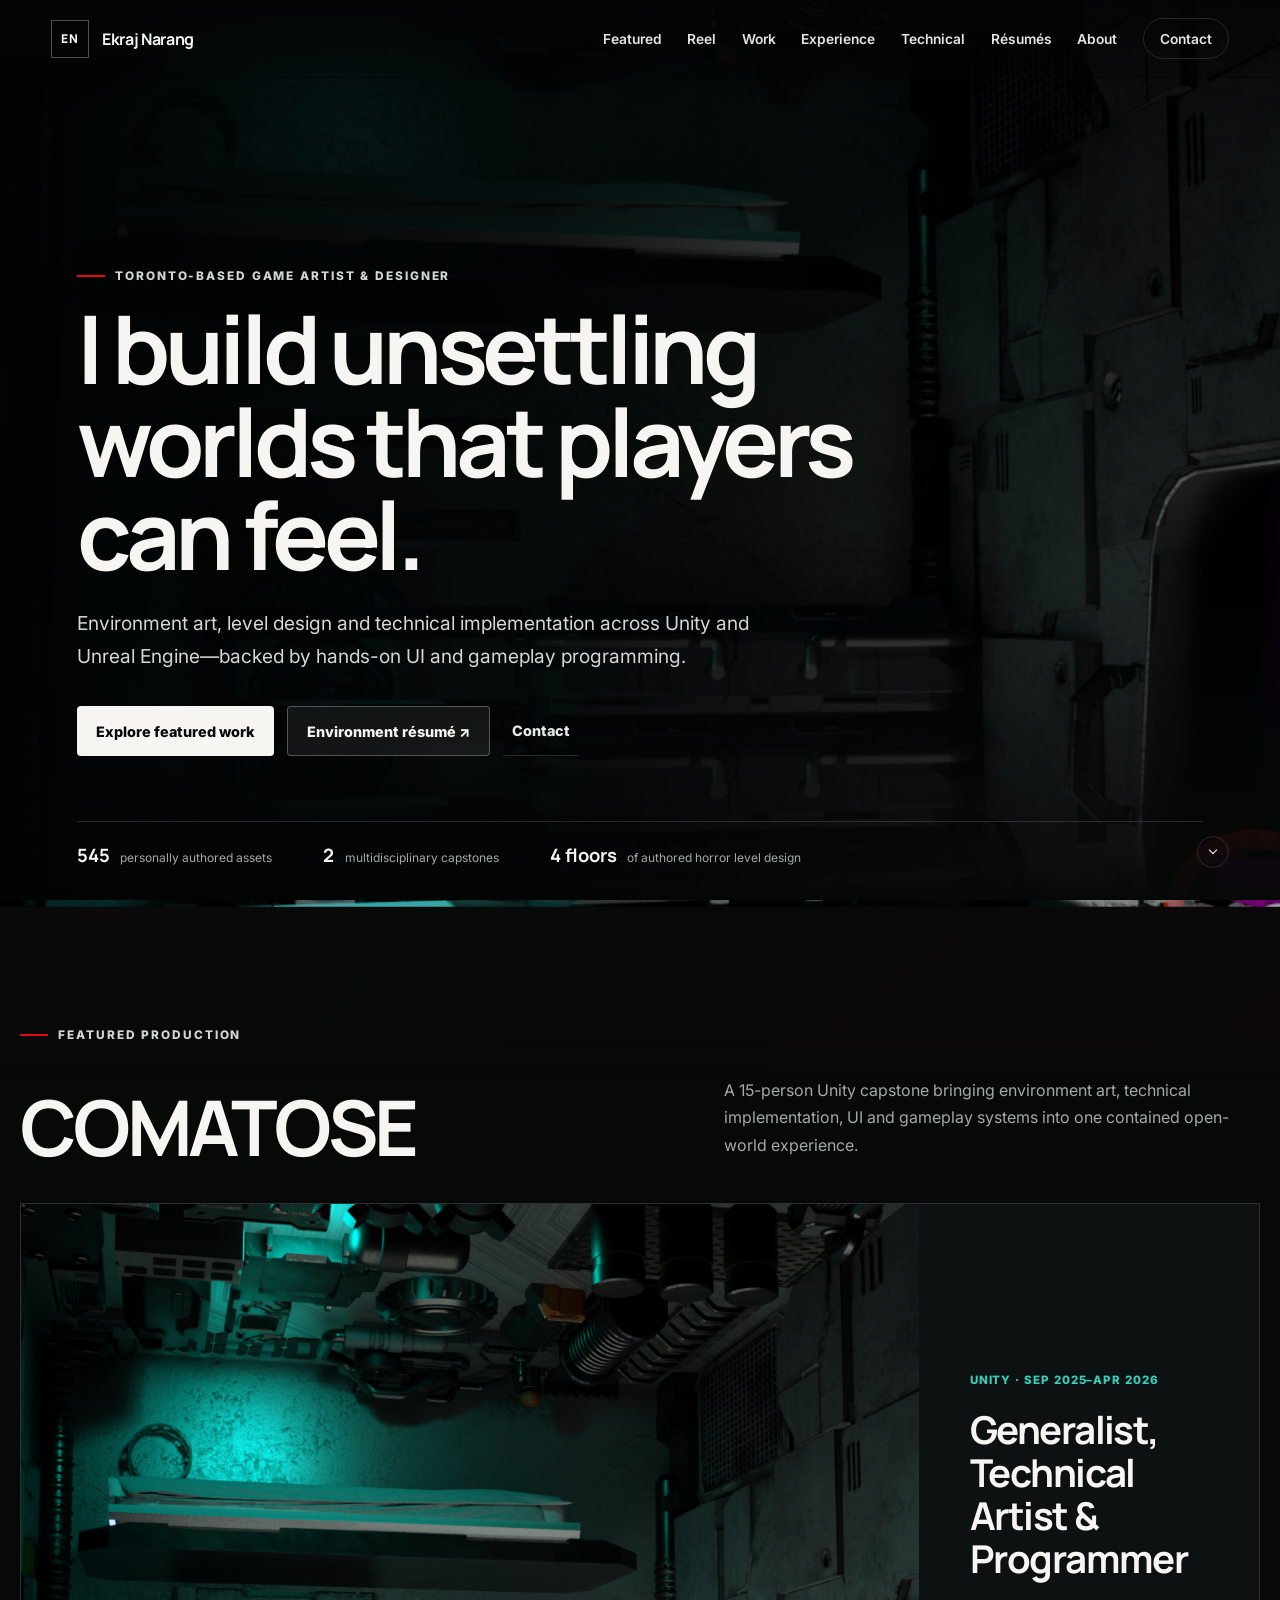
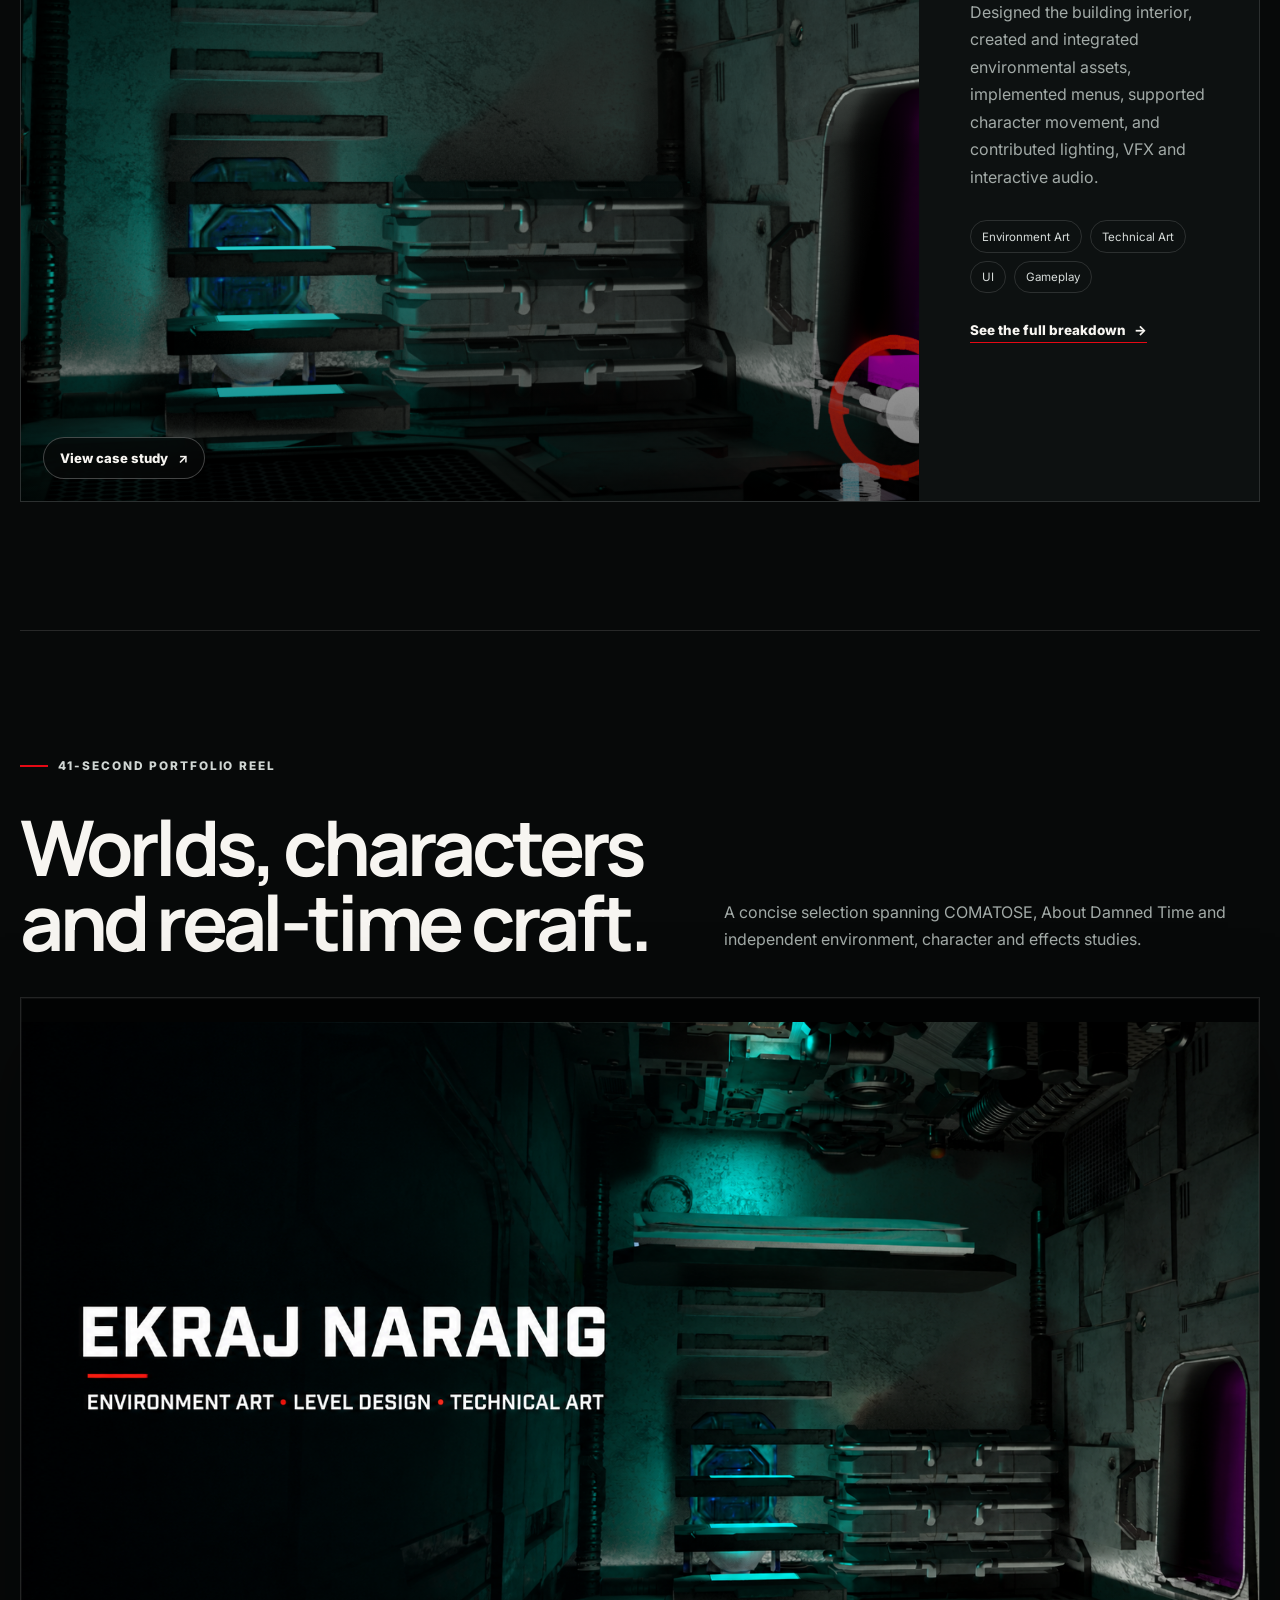
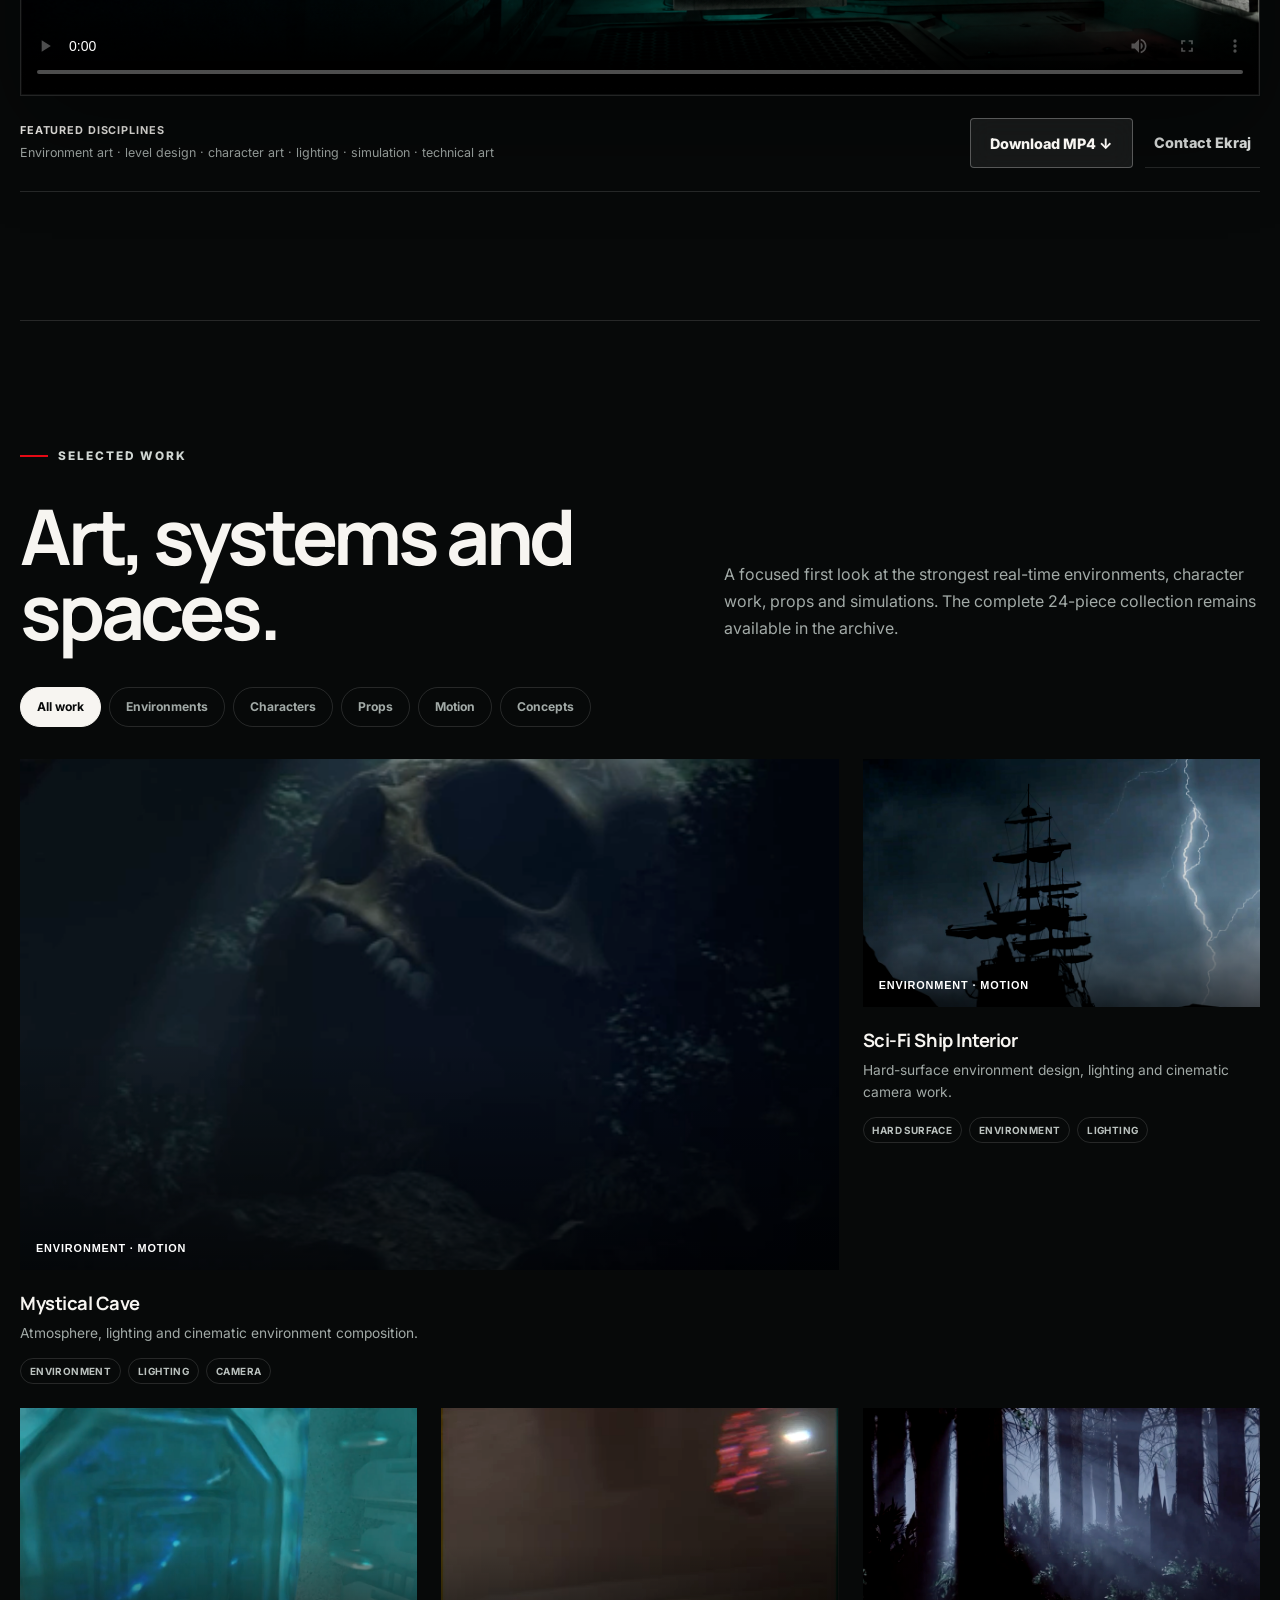
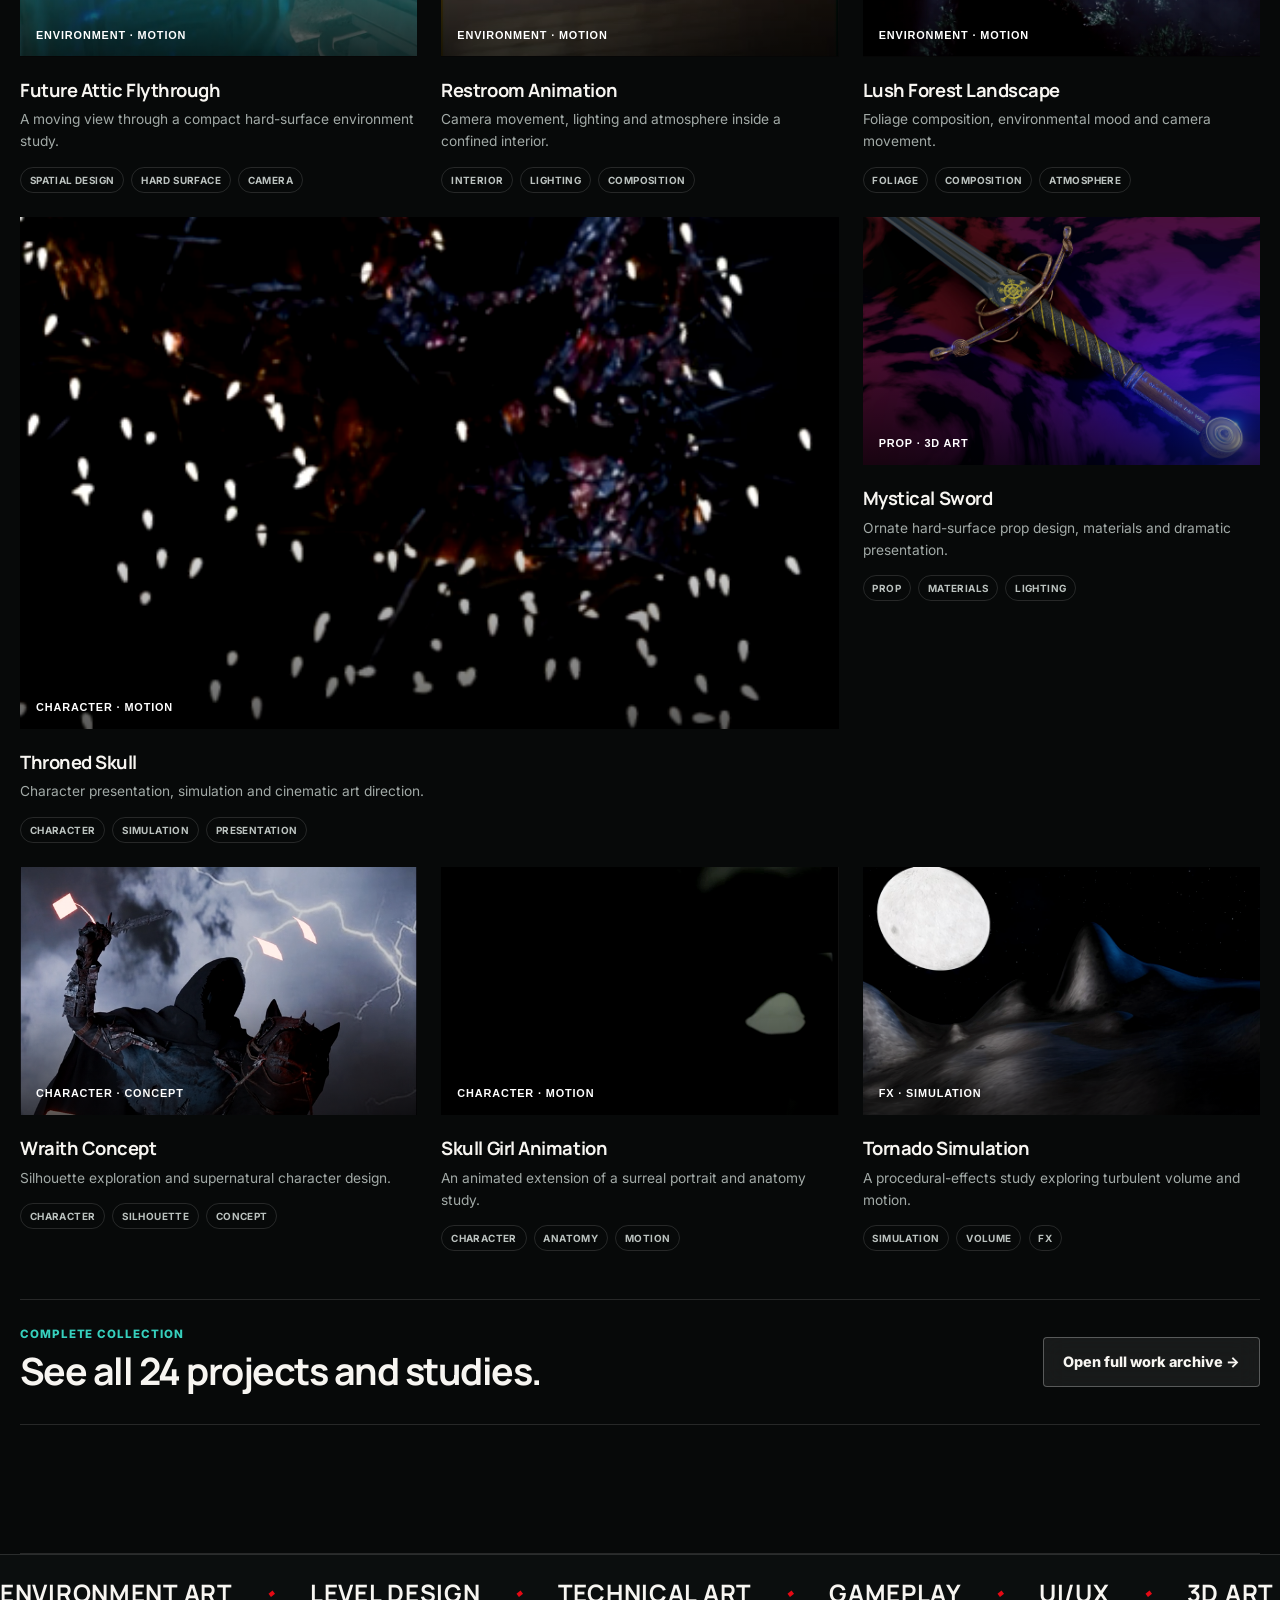
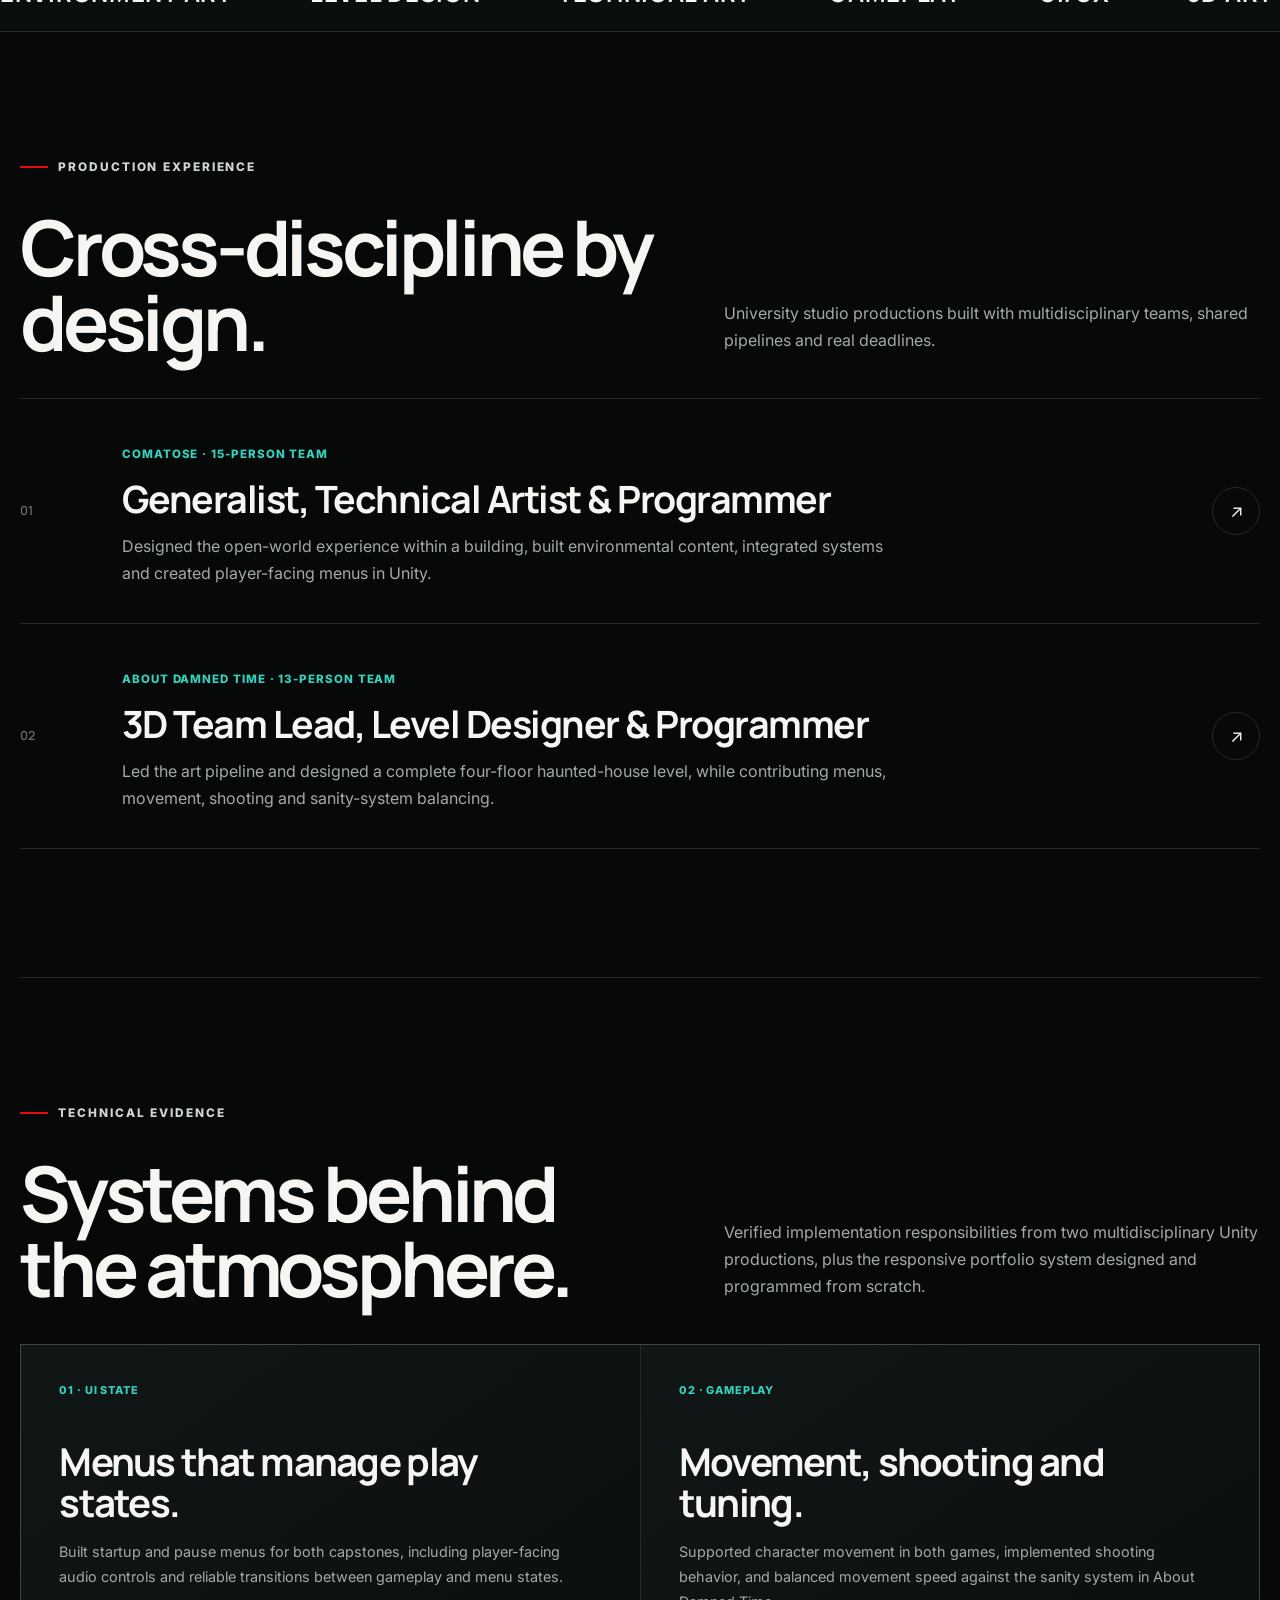
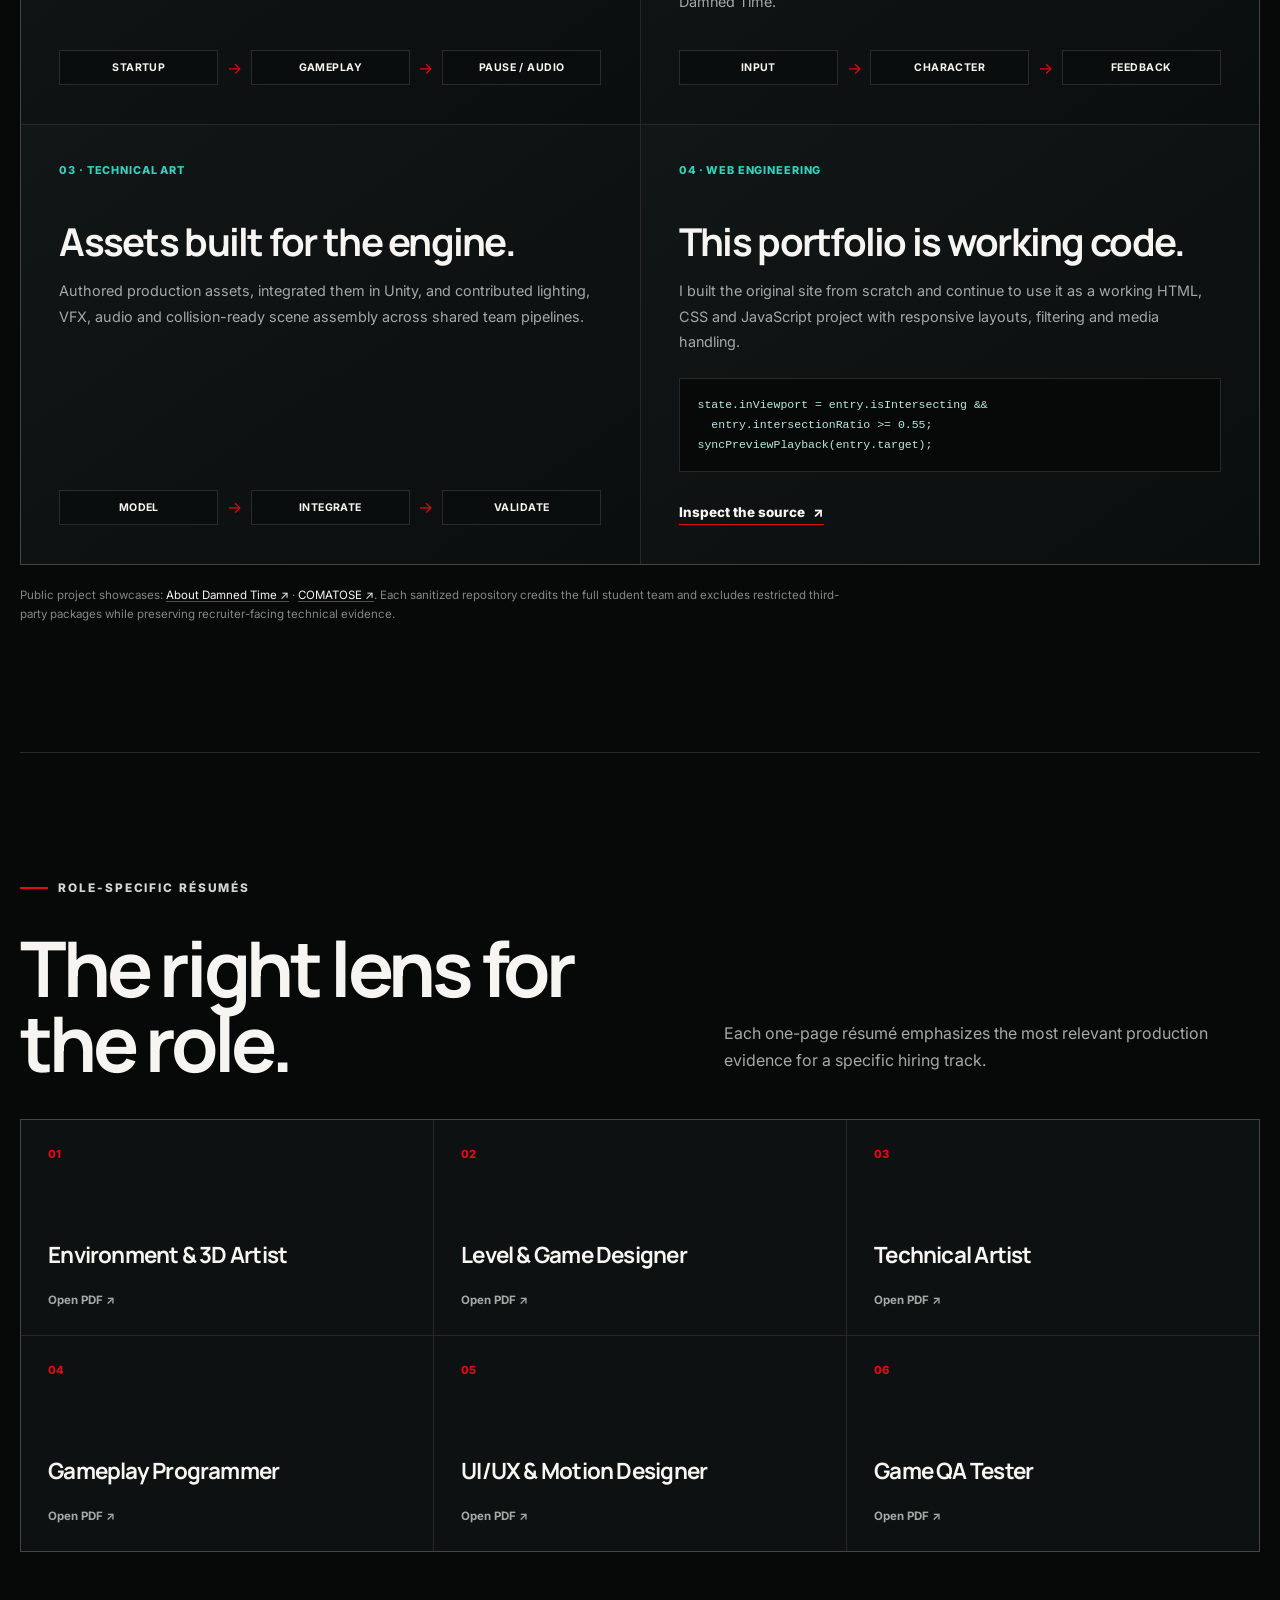
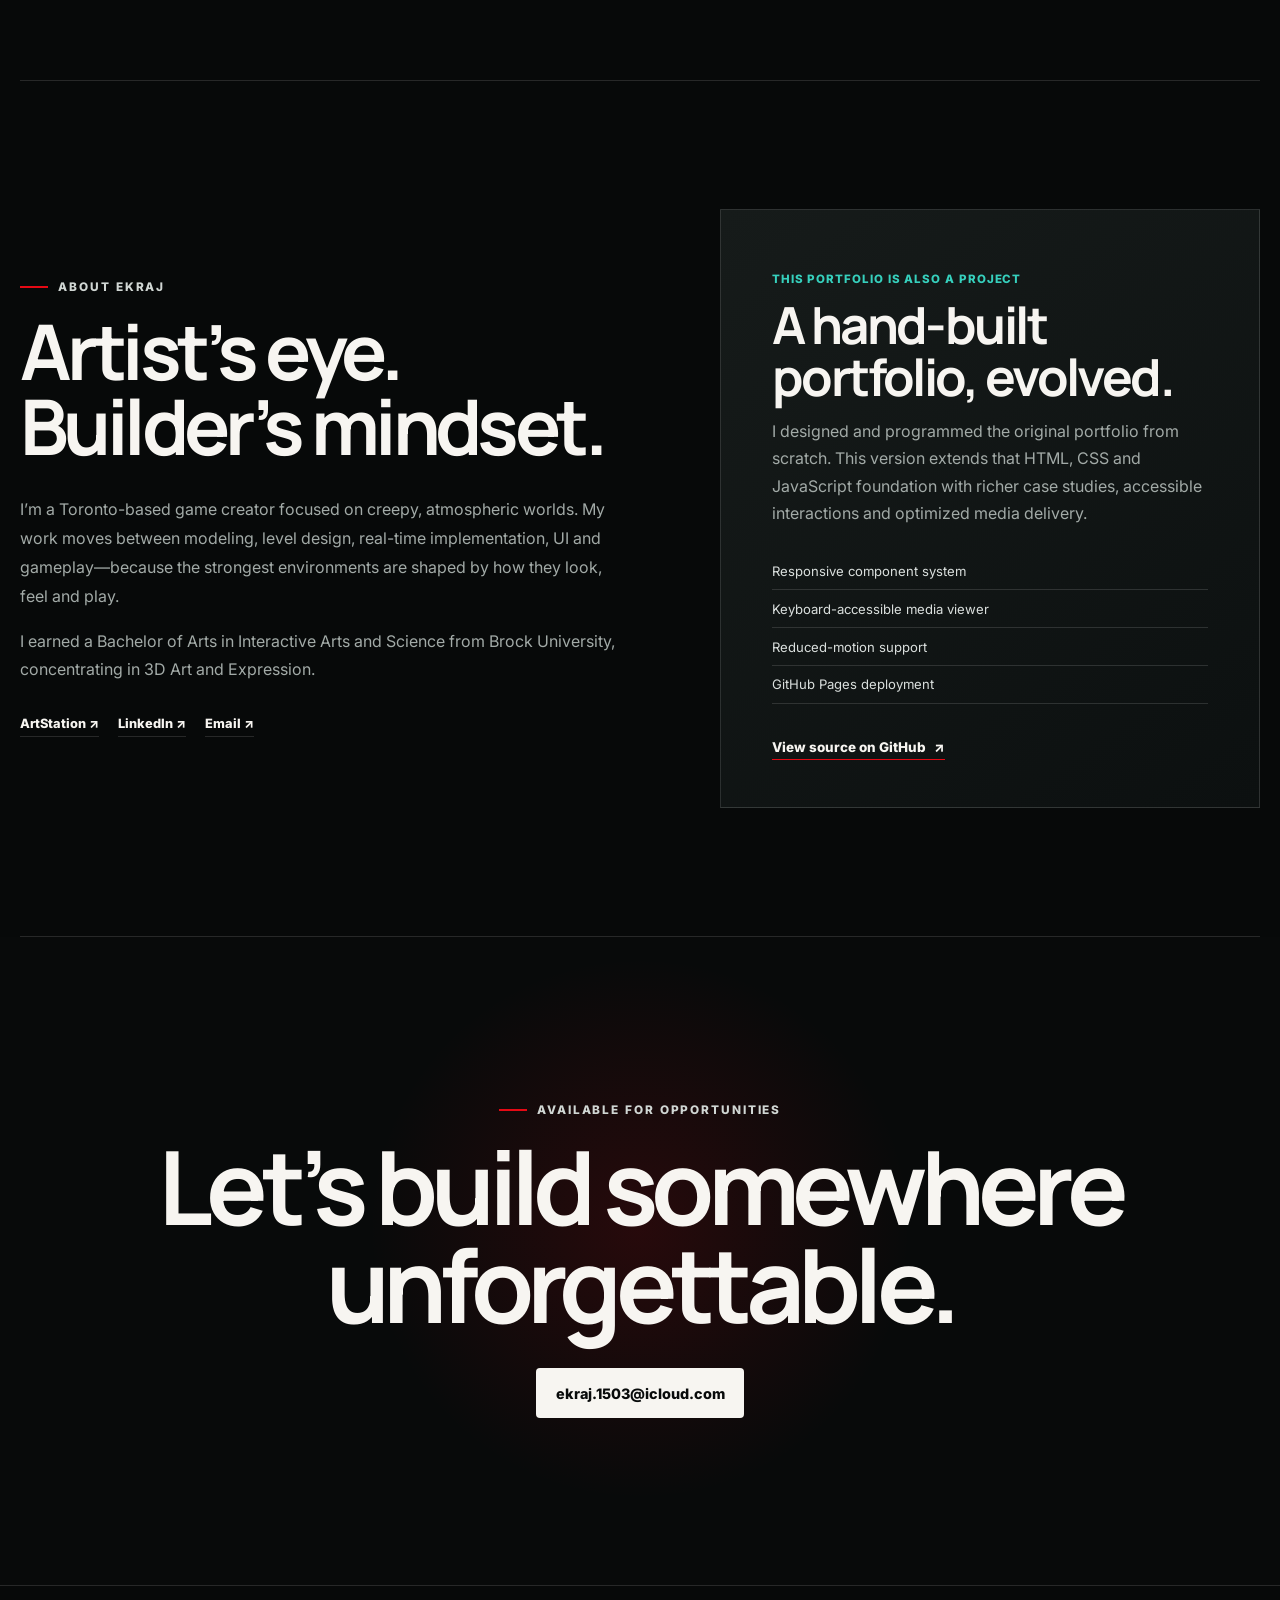
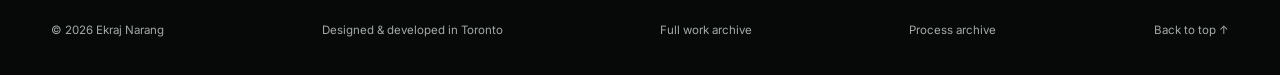
<file: index.html>
<!DOCTYPE html>
<html lang="en">
<head>
    <meta charset="UTF-8">
    <meta name="viewport" content="width=device-width, initial-scale=1.0">
    <meta name="description" content="Ekraj Narang is a Toronto-based environment artist, level designer and technical artist creating cinematic real-time worlds and interactive game experiences.">
    <meta name="theme-color" content="#070909">
    <meta property="og:title" content="Ekraj Narang | Environment Artist &amp; Game Designer">
    <meta property="og:description" content="Environment art, level design and technical implementation for real-time game worlds.">
    <meta property="og:type" content="website">
    <meta property="og:url" content="https://damnbruhtf.github.io/Portfolio/">
    <meta property="og:image" content="https://damnbruhtf.github.io/Portfolio/og.png">
    <meta name="twitter:card" content="summary_large_image">
    <meta name="twitter:title" content="Ekraj Narang | Environment Artist &amp; Game Designer">
    <meta name="twitter:description" content="Environment art, level design and technical implementation for real-time game worlds.">
    <meta name="twitter:image" content="https://damnbruhtf.github.io/Portfolio/og.png">
    <title>Ekraj Narang | Environment Artist &amp; Game Designer</title>
    <link rel="preconnect" href="https://fonts.googleapis.com">
    <link rel="preconnect" href="https://fonts.gstatic.com" crossorigin>
    <link href="https://fonts.googleapis.com/css2?family=Inter:wght@400;500;600;700;800&amp;family=Manrope:wght@500;600;700;800&amp;display=swap" rel="stylesheet">
    <link rel="stylesheet" href="style.css">
</head>
<body>
    <a class="skip-link" href="#main-content">Skip to main content</a>
    <nav class="site-nav" aria-label="Primary navigation">
        <a class="brand" href="index.html" aria-label="Ekraj Narang home"><span class="brand-mark">EN</span><span class="brand-name">Ekraj Narang</span></a>
        <button class="nav-toggle" type="button" aria-expanded="false" aria-controls="nav-links"><span></span><span></span><span class="sr-only">Open navigation</span></button>
        <div class="nav-links" id="nav-links">
            <a href="#featured">Featured</a><a href="#reel">Reel</a><a href="#work">Work</a><a href="#experience">Experience</a><a href="#technical">Technical</a><a href="#resumes">Résumés</a><a href="#about">About</a><a class="nav-contact" href="mailto:ekraj.1503@icloud.com">Contact</a>
        </div>
    </nav>

    <main id="main-content">
        <header class="portfolio-hero">
            <div class="hero-media" aria-hidden="true"><img src="Case%20Studies/Grace's%20Revenge/04-final-assets-and-environments/final-medical-environment.webp" alt=""></div>
            <div class="hero-shade"></div>
            <div class="hero-copy reveal">
                <p class="eyebrow"><span></span> Toronto-based game artist &amp; designer</p>
                <h1>I build unsettling worlds that players can feel.</h1>
                <p class="hero-lede">Environment art, level design and technical implementation across Unity and Unreal Engine—backed by hands-on UI and gameplay programming.</p>
                <div class="hero-actions"><a class="button button-primary" href="#featured">Explore featured work</a><a class="button button-ghost" href="resumes/Ekraj-Narang-Environment-3D-Artist.pdf" target="_blank">Environment résumé ↗</a><a class="button button-text" href="mailto:ekraj.1503@icloud.com">Contact</a></div>
            </div>
            <div class="hero-proof" aria-label="Portfolio highlights">
                <div><strong>545</strong><span>personally authored assets</span></div><div><strong>2</strong><span>multidisciplinary capstones</span></div><div><strong>4 floors</strong><span>of authored horror level design</span></div>
            </div>
            <a class="scroll-cue" href="#featured" aria-label="Scroll to featured project"><span></span></a>
        </header>

        <section class="section featured-section" id="featured">
            <div class="section-heading reveal">
                <p class="eyebrow"><span></span> Featured production</p>
                <h2>COMATOSE</h2>
                <p>A 15-person Unity capstone bringing environment art, technical implementation, UI and gameplay systems into one contained open-world experience.</p>
            </div>
            <article class="feature-card reveal">
                <a class="feature-image" href="comatose.html" aria-label="View the COMATOSE case study">
                    <img src="Case%20Studies/Grace's%20Revenge/04-final-assets-and-environments/final-medical-environment.webp" alt="Moody teal-lit medical environment from COMATOSE">
                    <span class="play-chip">View case study <b aria-hidden="true">↗</b></span>
                </a>
                <div class="feature-details">
                    <p class="project-kicker">Unity · Sep 2025–Apr 2026</p>
                    <h3>Generalist, Technical Artist &amp; Programmer</h3>
                    <p>Designed the building interior, created and integrated environmental assets, implemented menus, supported character movement, and contributed lighting, VFX and interactive audio.</p>
                    <ul class="tag-list" aria-label="Disciplines"><li>Environment Art</li><li>Technical Art</li><li>UI</li><li>Gameplay</li></ul>
                    <a class="text-link" href="comatose.html">See the full breakdown <span aria-hidden="true">→</span></a>
                </div>
            </article>
        </section>

        <section class="section reel-section" id="reel">
            <div class="section-heading reveal">
                <p class="eyebrow"><span></span> 41-second portfolio reel</p>
                <h2>Worlds, characters and real-time craft.</h2>
                <p>A concise selection spanning COMATOSE, About Damned Time and independent environment, character and effects studies.</p>
            </div>
            <div class="reel-frame reveal">
                <video controls playsinline preload="metadata" poster="og.png" aria-label="Ekraj Narang environment art, level design and technical art portfolio reel">
                    <source src="media/web/ekraj-narang-portfolio-reel.mp4" type="video/mp4">
                    Your browser does not support embedded video. <a href="media/web/ekraj-narang-portfolio-reel.mp4">Download the reel instead.</a>
                </video>
            </div>
            <div class="reel-details reveal"><p><strong>Featured disciplines</strong><span>Environment art · level design · character art · lighting · simulation · technical art</span></p><div class="hero-actions"><a class="button button-ghost" href="media/web/ekraj-narang-portfolio-reel.mp4" download>Download MP4 ↓</a><a class="button button-text" href="mailto:ekraj.1503@icloud.com">Contact Ekraj</a></div></div>
        </section>

        <section class="section work-section" id="work">
            <div class="section-heading reveal">
                <p class="eyebrow"><span></span> Selected work</p>
                <h2>Art, systems and spaces.</h2>
                <p>A focused first look at the strongest real-time environments, character work, props and simulations. The complete 24-piece collection remains available in the archive.</p>
            </div>
            <div class="filter-bar reveal" aria-label="Filter selected work">
                <button class="filter-button active" type="button" data-filter="all">All work</button>
                <button class="filter-button" type="button" data-filter="environment">Environments</button>
                <button class="filter-button" type="button" data-filter="character">Characters</button>
                <button class="filter-button" type="button" data-filter="prop">Props</button>
                <button class="filter-button" type="button" data-filter="motion">Motion</button>
                <button class="filter-button" type="button" data-filter="concept">Concepts</button>
            </div>
            <div class="work-grid">
                <article class="work-card reveal" data-category="environment motion">
                    <button type="button" class="media-button" data-lightbox-src="media/web/cave.mp4" data-lightbox-type="video" data-lightbox-title="Mystical Cave"><video data-src="media/web/cave.mp4" poster="media/posters/cave.m4v.png" muted loop playsinline preload="none"></video><span class="media-type">Environment · Motion</span></button>
                    <h3>Mystical Cave</h3><p>Atmosphere, lighting and cinematic environment composition.</p><ul class="work-facts"><li>Environment</li><li>Lighting</li><li>Camera</li></ul>
                </article>
                <article class="work-card reveal" data-category="environment motion">
                    <button type="button" class="media-button" data-lightbox-src="media/web/ship.mp4" data-lightbox-type="video" data-lightbox-title="Sci-Fi Ship Interior"><video data-src="media/web/ship.mp4" poster="media/posters/ship.m4v.png" muted loop playsinline preload="none"></video><span class="media-type">Environment · Motion</span></button>
                    <h3>Sci-Fi Ship Interior</h3><p>Hard-surface environment design, lighting and cinematic camera work.</p><ul class="work-facts"><li>Hard Surface</li><li>Environment</li><li>Lighting</li></ul>
                </article>
                <article class="work-card reveal" data-category="environment motion">
                    <button type="button" class="media-button" data-lightbox-src="media/web/future-attic.mp4" data-lightbox-type="video" data-lightbox-title="Future Attic Flythrough"><video data-src="media/web/future-attic.mp4" poster="media/posters/future-attic.m4v.png" muted loop playsinline preload="none"></video><span class="media-type">Environment · Motion</span></button>
                    <h3>Future Attic Flythrough</h3><p>A moving view through a compact hard-surface environment study.</p><ul class="work-facts"><li>Spatial Design</li><li>Hard Surface</li><li>Camera</li></ul>
                </article>
                <article class="work-card reveal" data-category="environment motion">
                    <button type="button" class="media-button" data-lightbox-src="media/web/restroom.mp4" data-lightbox-type="video" data-lightbox-title="Restroom Animation"><video data-src="media/web/restroom.mp4" poster="media/posters/restroom.m4v.png" muted loop playsinline preload="none"></video><span class="media-type">Environment · Motion</span></button>
                    <h3>Restroom Animation</h3><p>Camera movement, lighting and atmosphere inside a confined interior.</p><ul class="work-facts"><li>Interior</li><li>Lighting</li><li>Composition</li></ul>
                </article>
                <article class="work-card reveal" data-category="environment motion">
                    <button type="button" class="media-button" data-lightbox-src="media/web/forest-landscape.mp4" data-lightbox-type="video" data-lightbox-title="Lush Forest Landscape"><video data-src="media/web/forest-landscape.mp4" poster="media/posters/forest-landscape.m4v.png" muted loop playsinline preload="none"></video><span class="media-type">Environment · Motion</span></button>
                    <h3>Lush Forest Landscape</h3><p>Foliage composition, environmental mood and camera movement.</p><ul class="work-facts"><li>Foliage</li><li>Composition</li><li>Atmosphere</li></ul>
                </article>
                <article class="work-card reveal" data-category="character motion">
                    <button type="button" class="media-button" data-lightbox-src="media/web/throned-skull.mp4" data-lightbox-type="video" data-lightbox-title="Throned Skull"><video data-src="media/web/throned-skull.mp4" poster="media/posters/throned-skull.m4v.png" muted loop playsinline preload="none"></video><span class="media-type">Character · Motion</span></button>
                    <h3>Throned Skull</h3><p>Character presentation, simulation and cinematic art direction.</p><ul class="work-facts"><li>Character</li><li>Simulation</li><li>Presentation</li></ul>
                </article>
                <article class="work-card reveal" data-category="prop concept">
                    <button type="button" class="media-button" data-lightbox-src="Sword.jpg" data-lightbox-type="image" data-lightbox-title="Mystical Sword"><img src="Sword.jpg" loading="lazy" alt="Ornate fantasy sword presented against purple clouds"><span class="media-type">Prop · 3D Art</span></button>
                    <h3>Mystical Sword</h3><p>Ornate hard-surface prop design, materials and dramatic presentation.</p><ul class="work-facts"><li>Prop</li><li>Materials</li><li>Lighting</li></ul>
                </article>
                <article class="work-card reveal" data-category="character concept">
                    <button type="button" class="media-button" data-lightbox-src="Wraith.PNG" data-lightbox-type="image" data-lightbox-title="Wraith Concept"><img src="Wraith.PNG" loading="lazy" alt="Wraith character concept"><span class="media-type">Character · Concept</span></button>
                    <h3>Wraith Concept</h3><p>Silhouette exploration and supernatural character design.</p><ul class="work-facts"><li>Character</li><li>Silhouette</li><li>Concept</li></ul>
                </article>
                <article class="work-card reveal" data-category="character motion">
                    <button type="button" class="media-button" data-lightbox-src="media/web/skull-girl.mp4" data-lightbox-type="video" data-lightbox-title="Skull Girl Animation"><video data-src="media/web/skull-girl.mp4" poster="media/posters/skull-girl.m4v.png" muted loop playsinline preload="none"></video><span class="media-type">Character · Motion</span></button>
                    <h3>Skull Girl Animation</h3><p>An animated extension of a surreal portrait and anatomy study.</p><ul class="work-facts"><li>Character</li><li>Anatomy</li><li>Motion</li></ul>
                </article>
                <article class="work-card reveal" data-category="motion concept">
                    <button type="button" class="media-button" data-lightbox-src="media/web/tornado-sim.mp4" data-lightbox-type="video" data-lightbox-title="Tornado Simulation"><video data-src="media/web/tornado-sim.mp4" poster="media/posters/tornado-sim.m4v.png" muted loop playsinline preload="none"></video><span class="media-type">FX · Simulation</span></button>
                    <h3>Tornado Simulation</h3><p>A procedural-effects study exploring turbulent volume and motion.</p><ul class="work-facts"><li>Simulation</li><li>Volume</li><li>FX</li></ul>
                </article>
            </div>
            <div class="archive-cta reveal"><div><p class="project-kicker">Complete collection</p><h3>See all 24 projects and studies.</h3></div><a class="button button-ghost" href="work-archive.html">Open full work archive →</a></div>
        </section>

        <section class="discipline-band" aria-label="Core disciplines">
            <div class="discipline-track"><span>Environment Art</span><i>◆</i><span>Level Design</span><i>◆</i><span>Technical Art</span><i>◆</i><span>Gameplay</span><i>◆</i><span>UI/UX</span><i>◆</i><span>3D Art</span></div>
        </section>

        <section class="section experience-section" id="experience">
            <div class="section-heading reveal">
                <p class="eyebrow"><span></span> Production experience</p>
                <h2>Cross-discipline by design.</h2>
                <p>University studio productions built with multidisciplinary teams, shared pipelines and real deadlines.</p>
            </div>
            <div class="experience-list">
                <article class="experience-card reveal">
                    <div class="experience-number">01</div>
                    <div><p class="project-kicker">COMATOSE · 15-person team</p><h3>Generalist, Technical Artist &amp; Programmer</h3><p>Designed the open-world experience within a building, built environmental content, integrated systems and created player-facing menus in Unity.</p></div>
                    <a class="circle-link" href="comatose.html" aria-label="View COMATOSE case study">↗</a>
                </article>
                <article class="experience-card reveal">
                    <div class="experience-number">02</div>
                    <div><p class="project-kicker">About Damned Time · 13-person team</p><h3>3D Team Lead, Level Designer &amp; Programmer</h3><p>Led the art pipeline and designed a complete four-floor haunted-house level, while contributing menus, movement, shooting and sanity-system balancing.</p></div>
                    <a class="circle-link" href="about-damned-time.html" aria-label="View About Damned Time case study">↗</a>
                </article>
            </div>
        </section>

        <section class="section technical-section" id="technical">
            <div class="section-heading reveal">
                <p class="eyebrow"><span></span> Technical evidence</p>
                <h2>Systems behind the atmosphere.</h2>
                <p>Verified implementation responsibilities from two multidisciplinary Unity productions, plus the responsive portfolio system designed and programmed from scratch.</p>
            </div>
            <div class="technical-grid">
                <article class="technical-card reveal"><span>01 · UI state</span><h3>Menus that manage play states.</h3><p>Built startup and pause menus for both capstones, including player-facing audio controls and reliable transitions between gameplay and menu states.</p><div class="system-flow" aria-label="Menu flow"><b>Startup</b><i>→</i><b>Gameplay</b><i>→</i><b>Pause / Audio</b></div></article>
                <article class="technical-card reveal"><span>02 · Gameplay</span><h3>Movement, shooting and tuning.</h3><p>Supported character movement in both games, implemented shooting behavior, and balanced movement speed against the sanity system in About Damned Time.</p><div class="system-flow" aria-label="Gameplay input flow"><b>Input</b><i>→</i><b>Character</b><i>→</i><b>Feedback</b></div></article>
                <article class="technical-card reveal"><span>03 · Technical art</span><h3>Assets built for the engine.</h3><p>Authored production assets, integrated them in Unity, and contributed lighting, VFX, audio and collision-ready scene assembly across shared team pipelines.</p><div class="system-flow" aria-label="Asset pipeline"><b>Model</b><i>→</i><b>Integrate</b><i>→</i><b>Validate</b></div></article>
                <article class="technical-card reveal"><span>04 · Web engineering</span><h3>This portfolio is working code.</h3><p>I built the original site from scratch and continue to use it as a working HTML, CSS and JavaScript project with responsive layouts, filtering and media handling.</p><pre class="code-proof" aria-label="JavaScript excerpt from this portfolio"><code>state.inViewport = entry.isIntersecting &amp;&amp;
  entry.intersectionRatio &gt;= 0.55;
syncPreviewPlayback(entry.target);</code></pre><a class="text-link" href="https://github.com/damnbruhtf/Portfolio" target="_blank" rel="noopener noreferrer">Inspect the source <span>↗</span></a></article>
            </div>
            <p class="evidence-note reveal">Public project showcases: <a href="https://github.com/damnbruhtf/About-Damned-Time-Showcase" target="_blank" rel="noopener noreferrer">About Damned Time ↗</a> · <a href="https://github.com/damnbruhtf/COMATOSE-Showcase" target="_blank" rel="noopener noreferrer">COMATOSE ↗</a>. Each sanitized repository credits the full student team and excludes restricted third-party packages while preserving recruiter-facing technical evidence.</p>
        </section>

        <section class="section resume-section" id="resumes">
            <div class="section-heading reveal">
                <p class="eyebrow"><span></span> Role-specific résumés</p>
                <h2>The right lens for the role.</h2>
                <p>Each one-page résumé emphasizes the most relevant production evidence for a specific hiring track.</p>
            </div>
            <div class="resume-grid">
                <a href="resumes/Ekraj-Narang-Environment-3D-Artist.pdf" target="_blank" class="resume-card reveal"><span>01</span><h3>Environment &amp; 3D Artist</h3><b>Open PDF ↗</b></a>
                <a href="resumes/Ekraj-Narang-Level-Game-Designer.pdf" target="_blank" class="resume-card reveal"><span>02</span><h3>Level &amp; Game Designer</h3><b>Open PDF ↗</b></a>
                <a href="resumes/Ekraj-Narang-Technical-Artist.pdf" target="_blank" class="resume-card reveal"><span>03</span><h3>Technical Artist</h3><b>Open PDF ↗</b></a>
                <a href="resumes/Ekraj-Narang-Gameplay-Programmer.pdf" target="_blank" class="resume-card reveal"><span>04</span><h3>Gameplay Programmer</h3><b>Open PDF ↗</b></a>
                <a href="resumes/Ekraj-Narang-UI-UX-Motion-Designer.pdf" target="_blank" class="resume-card reveal"><span>05</span><h3>UI/UX &amp; Motion Designer</h3><b>Open PDF ↗</b></a>
                <a href="resumes/Ekraj-Narang-Game-QA-Tester.pdf" target="_blank" class="resume-card reveal"><span>06</span><h3>Game QA Tester</h3><b>Open PDF ↗</b></a>
            </div>
        </section>

        <section class="section about-section" id="about">
            <div class="about-copy reveal">
                <p class="eyebrow"><span></span> About Ekraj</p>
                <h2>Artist’s eye.<br>Builder’s mindset.</h2>
                <p>I’m a Toronto-based game creator focused on creepy, atmospheric worlds. My work moves between modeling, level design, real-time implementation, UI and gameplay—because the strongest environments are shaped by how they look, feel and play.</p>
                <p>I earned a Bachelor of Arts in Interactive Arts and Science from Brock University, concentrating in 3D Art and Expression.</p>
                <div class="social-links"><a href="https://www.artstation.com/ekraj_1503" target="_blank" rel="noopener noreferrer">ArtStation ↗</a><a href="https://www.linkedin.com/in/ekraj-n-079077340/" target="_blank" rel="noopener noreferrer">LinkedIn ↗</a><a href="mailto:ekraj.1503@icloud.com">Email ↗</a></div>
            </div>
            <aside class="site-build-card reveal">
                <p class="project-kicker">This portfolio is also a project</p>
                <h3>A hand-built portfolio, evolved.</h3>
                <p>I designed and programmed the original portfolio from scratch. This version extends that HTML, CSS and JavaScript foundation with richer case studies, accessible interactions and optimized media delivery.</p>
                <ul><li>Responsive component system</li><li>Keyboard-accessible media viewer</li><li>Reduced-motion support</li><li>GitHub Pages deployment</li></ul>
                <a class="text-link" href="https://github.com/damnbruhtf/Portfolio" target="_blank" rel="noopener noreferrer">View source on GitHub <span>↗</span></a>
            </aside>
        </section>

        <section class="contact-section">
            <div class="contact-inner reveal"><p class="eyebrow"><span></span> Available for opportunities</p><h2>Let’s build somewhere unforgettable.</h2><a class="button button-primary" href="mailto:ekraj.1503@icloud.com">ekraj.1503@icloud.com</a></div>
        </section>
    </main>

    <footer class="site-footer"><span>© 2026 Ekraj Narang</span><span>Designed &amp; developed in Toronto</span><a href="work-archive.html">Full work archive</a><a href="bloopers.html">Process archive</a><a href="#main-content">Back to top ↑</a></footer>
    <div class="lightbox" id="lightbox" aria-hidden="true" role="dialog" aria-modal="true" aria-label="Media viewer"><button class="lightbox-close" type="button" aria-label="Close media viewer">×</button><div class="lightbox-stage"></div><p class="lightbox-title"></p></div>
    <script src="script.js"></script>
</body>
</html>
</file>
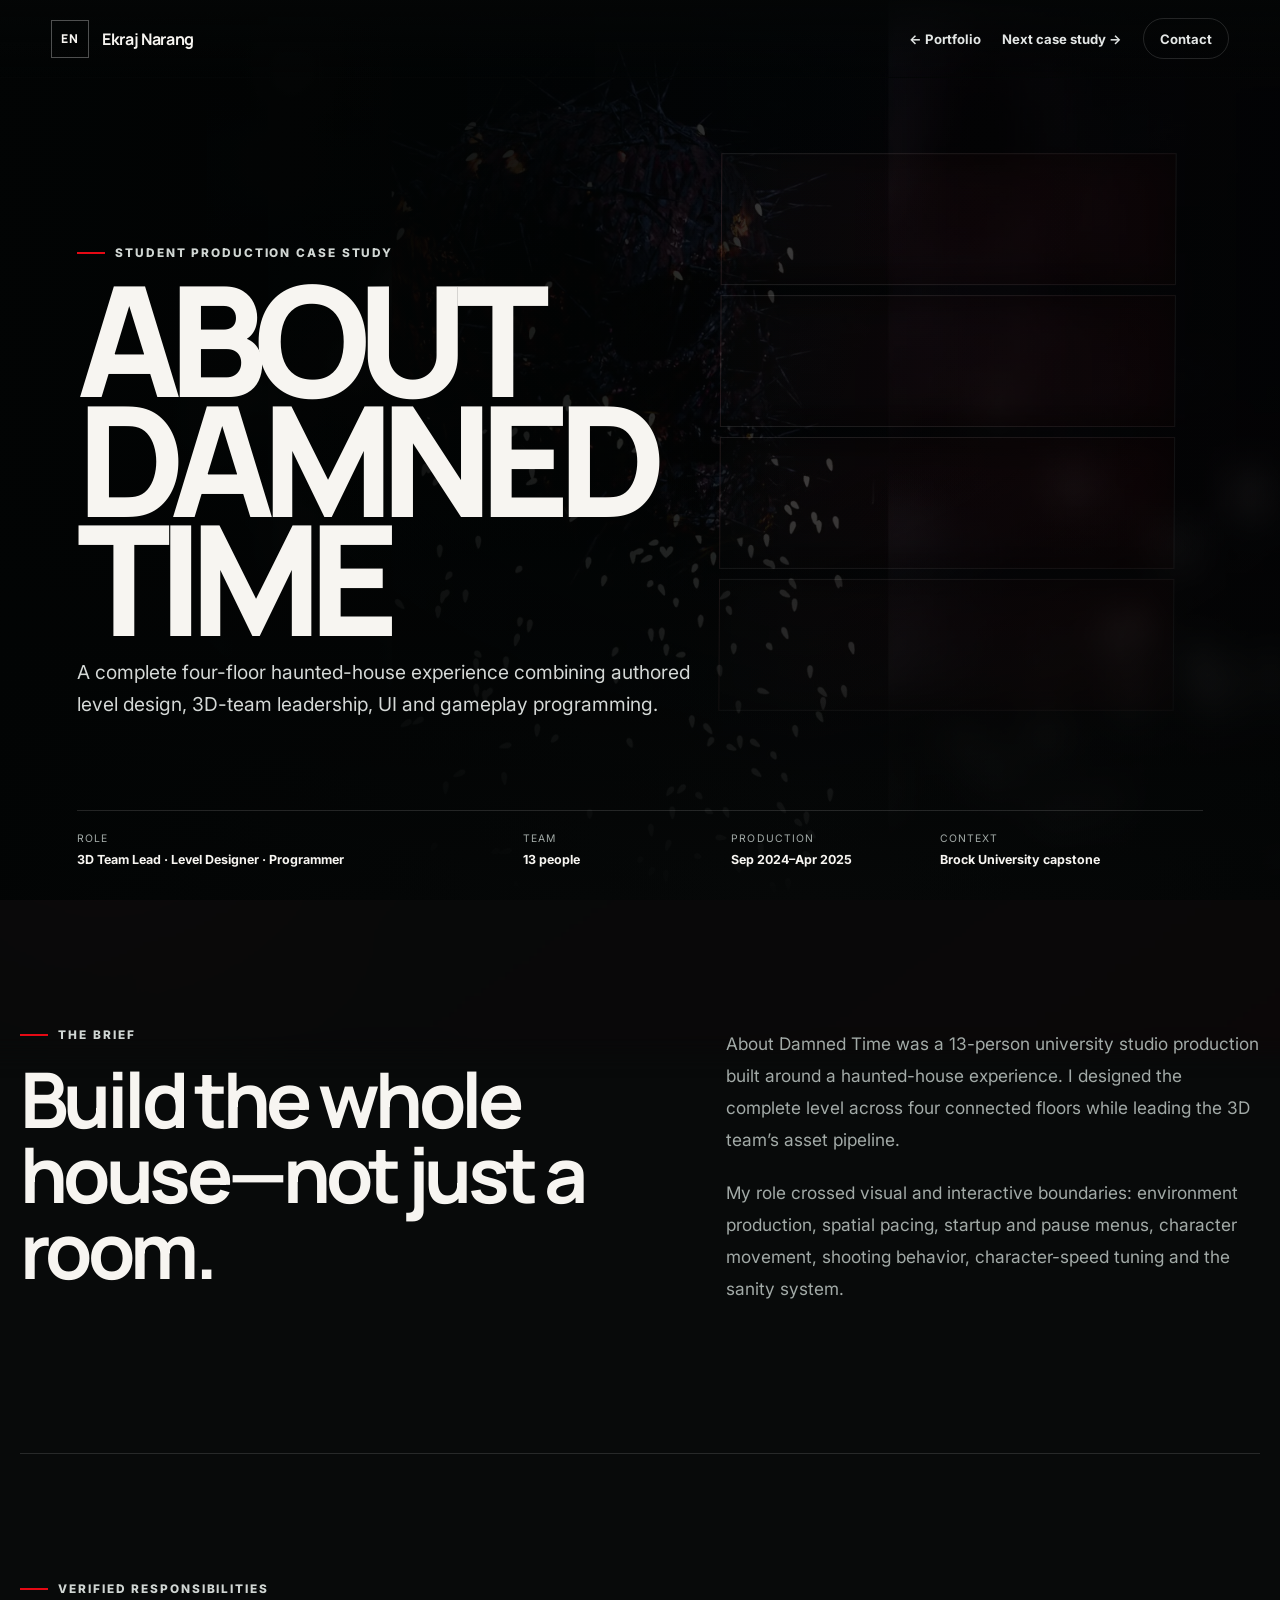
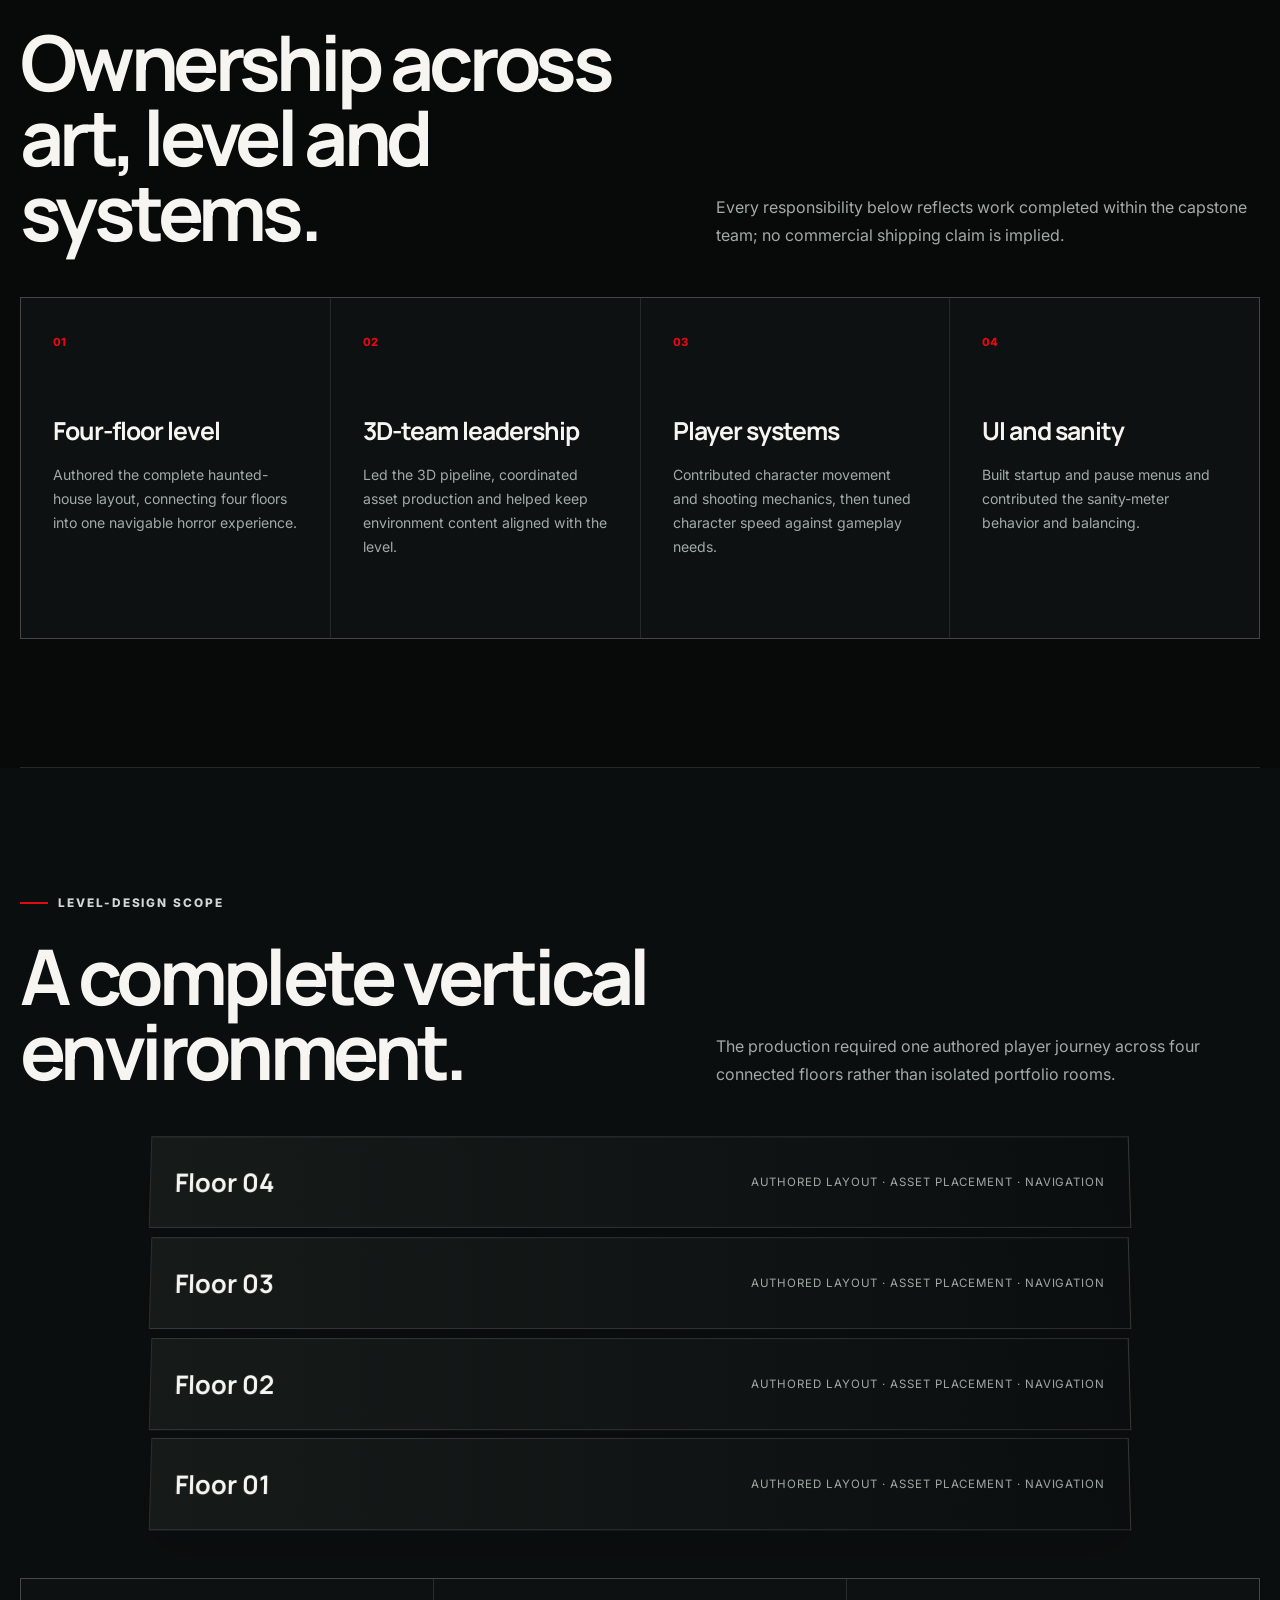
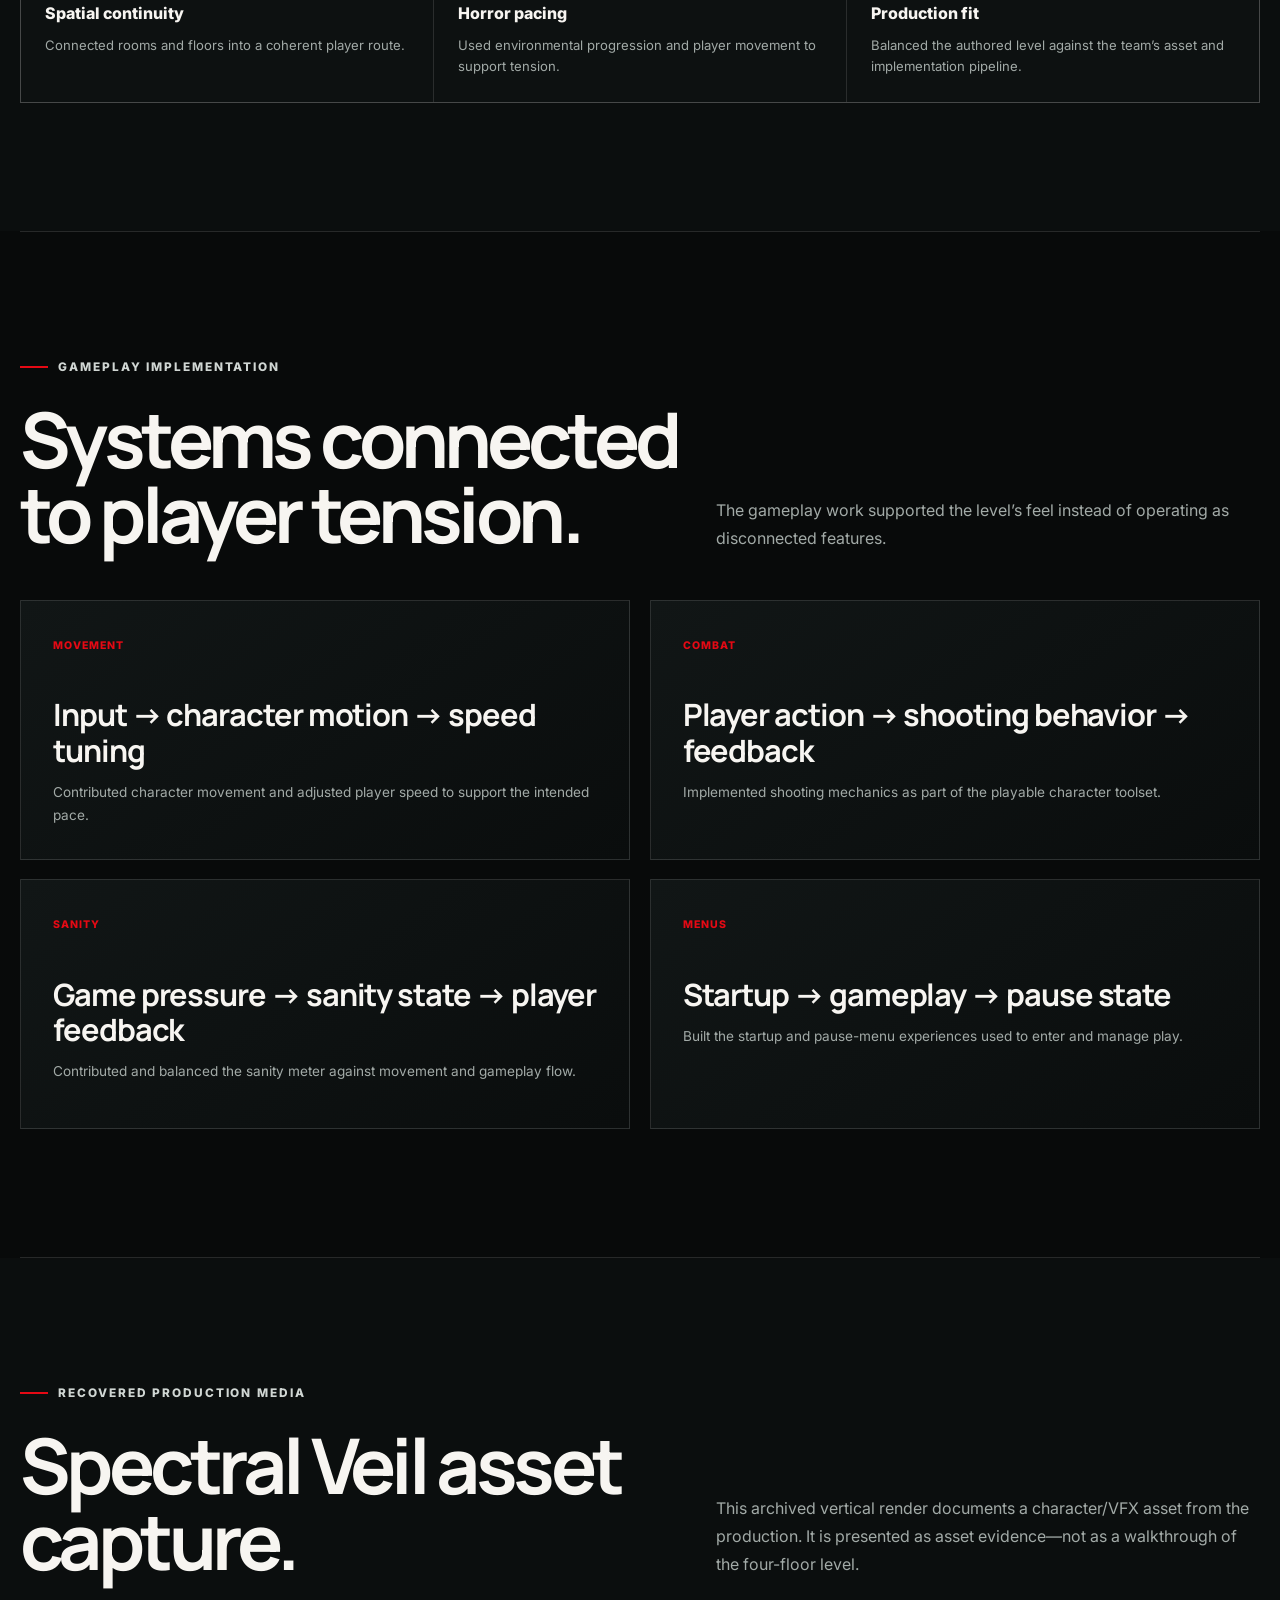
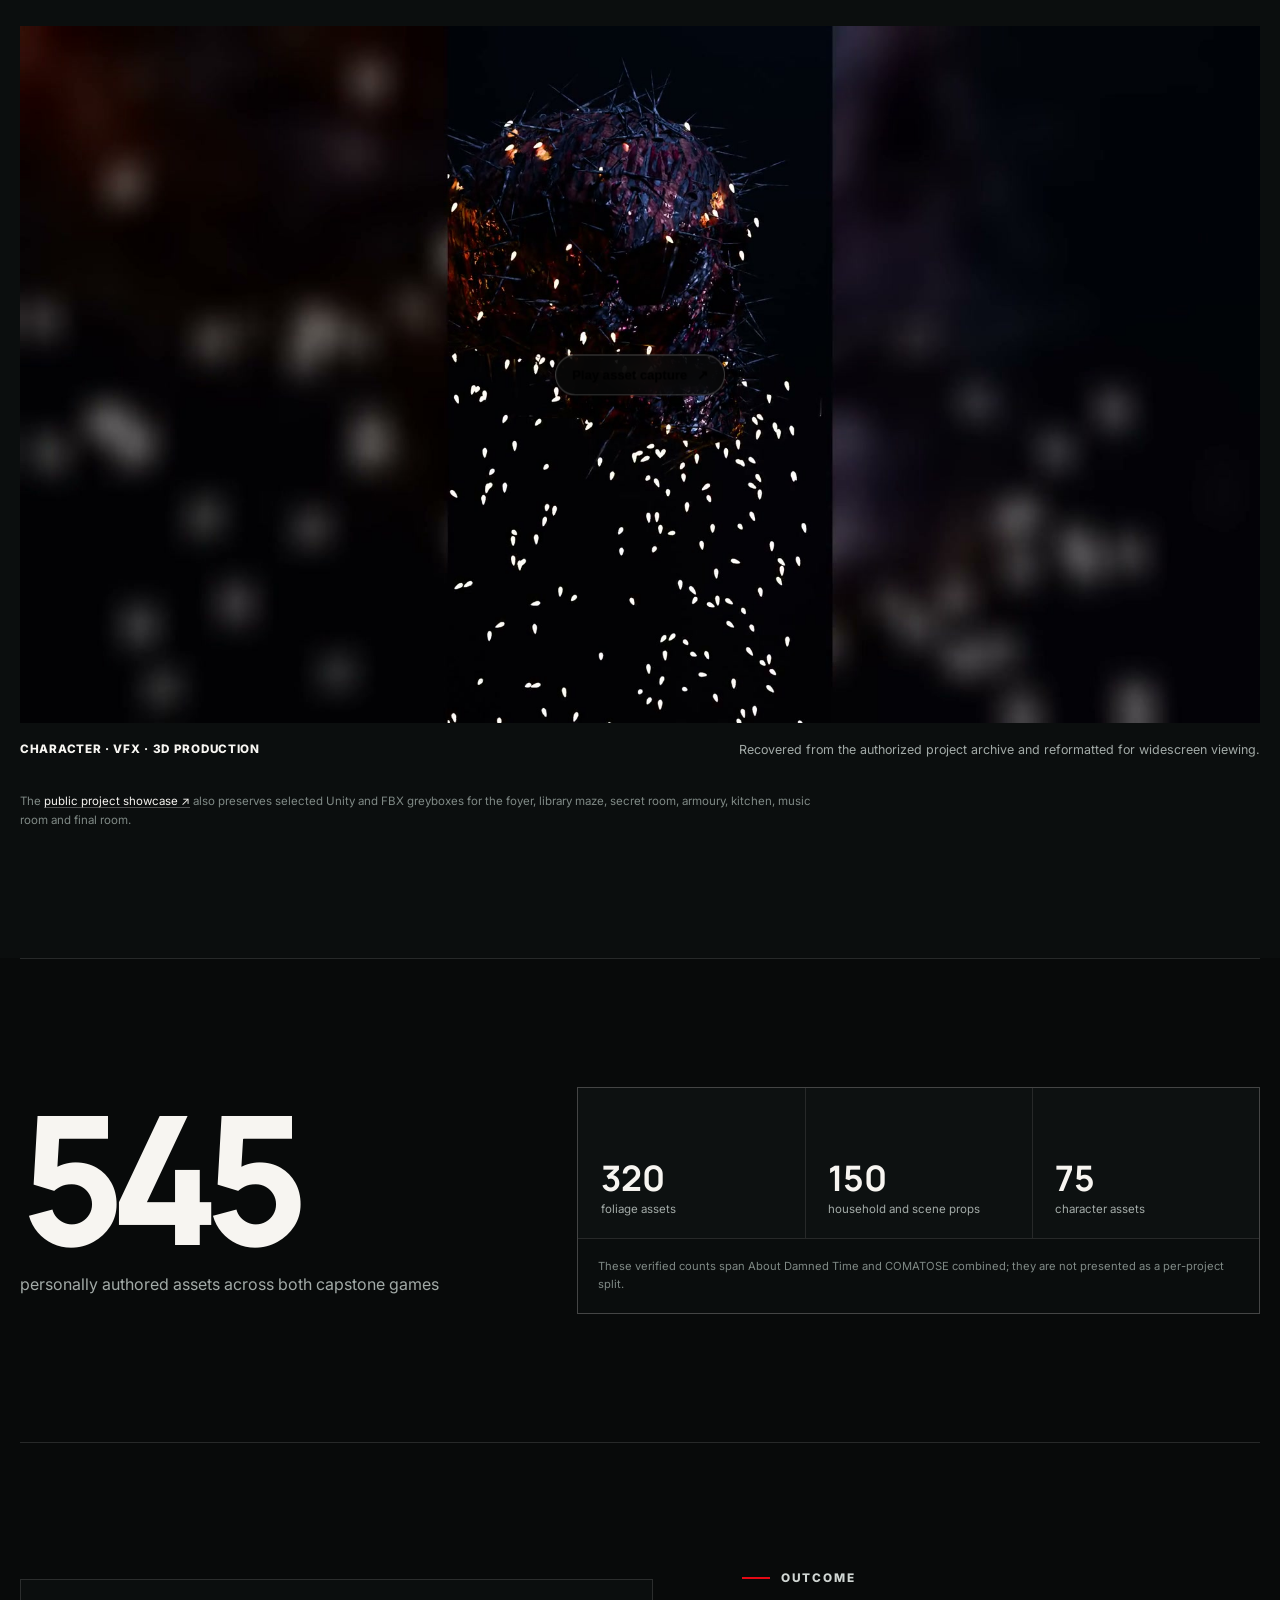
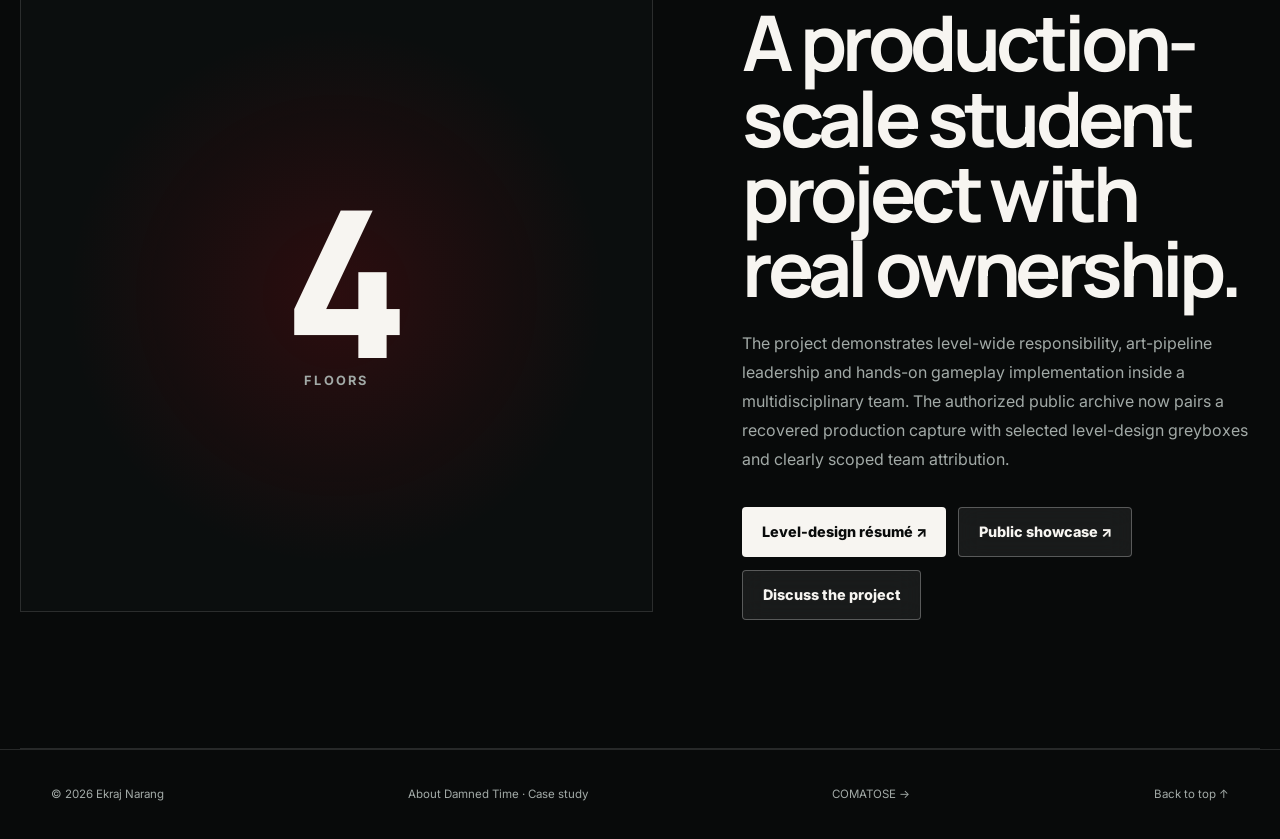
<file: about-damned-time.html>
<!DOCTYPE html>
<html lang="en">
<head>
    <meta charset="UTF-8">
    <meta name="viewport" content="width=device-width, initial-scale=1.0">
    <meta name="description" content="About Damned Time: a four-floor haunted-house game level led, designed and implemented by Ekraj Narang in a 13-person Brock University capstone.">
    <meta name="theme-color" content="#070909">
    <meta property="og:title" content="About Damned Time | Ekraj Narang">
    <meta property="og:description" content="Level design, 3D art leadership, UI and gameplay implementation for a four-floor haunted-house capstone.">
    <meta property="og:type" content="website">
    <meta property="og:url" content="https://damnbruhtf.github.io/Portfolio/about-damned-time.html">
    <meta name="twitter:card" content="summary">
    <meta name="twitter:title" content="About Damned Time | Ekraj Narang">
    <meta name="twitter:description" content="Level design, 3D art leadership, UI and gameplay implementation for a four-floor haunted-house capstone.">
    <title>About Damned Time | Ekraj Narang</title>
    <link rel="preconnect" href="https://fonts.googleapis.com">
    <link rel="preconnect" href="https://fonts.gstatic.com" crossorigin>
    <link href="https://fonts.googleapis.com/css2?family=Inter:wght@400;500;600;700;800&amp;family=Manrope:wght@500;600;700;800&amp;display=swap" rel="stylesheet">
    <link rel="stylesheet" href="style.css">
</head>
<body class="case-study-page damned-page">
    <a class="skip-link" href="#case-content">Skip to case study</a>
    <nav class="site-nav" aria-label="Case study navigation"><a class="brand" href="index.html"><span class="brand-mark">EN</span><span class="brand-name">Ekraj Narang</span></a><div class="case-nav"><a href="index.html#experience">← Portfolio</a><a href="comatose.html">Next case study →</a><a class="nav-contact" href="mailto:ekraj.1503@icloud.com">Contact</a></div></nav>

    <main id="case-content">
        <header class="case-hero damned-hero">
            <div class="damned-structure" aria-hidden="true"><span></span><span></span><span></span><span></span></div>
            <div class="case-hero-shade"></div>
            <div class="case-hero-copy reveal"><p class="eyebrow"><span></span> Student production case study</p><h1>About<br>Damned<br>Time</h1><p>A complete four-floor haunted-house experience combining authored level design, 3D-team leadership, UI and gameplay programming.</p></div>
            <div class="case-meta"><div><span>Role</span><strong>3D Team Lead · Level Designer · Programmer</strong></div><div><span>Team</span><strong>13 people</strong></div><div><span>Production</span><strong>Sep 2024–Apr 2025</strong></div><div><span>Context</span><strong>Brock University capstone</strong></div></div>
        </header>

        <section class="case-section case-intro">
            <div class="case-statement reveal"><p class="eyebrow"><span></span> The brief</p><h2>Build the whole house—not just a room.</h2></div>
            <div class="case-body reveal"><p>About Damned Time was a 13-person university studio production built around a haunted-house experience. I designed the complete level across four connected floors while leading the 3D team’s asset pipeline.</p><p>My role crossed visual and interactive boundaries: environment production, spatial pacing, startup and pause menus, character movement, shooting behavior, character-speed tuning and the sanity system.</p></div>
        </section>

        <section class="case-section">
            <div class="story-heading reveal"><p class="eyebrow"><span></span> Verified responsibilities</p><h2>Ownership across art, level and systems.</h2><p>Every responsibility below reflects work completed within the capstone team; no commercial shipping claim is implied.</p></div>
            <div class="contribution-grid four-up">
                <article class="contribution-card reveal"><span>01</span><h3>Four-floor level</h3><p>Authored the complete haunted-house layout, connecting four floors into one navigable horror experience.</p></article>
                <article class="contribution-card reveal"><span>02</span><h3>3D-team leadership</h3><p>Led the 3D pipeline, coordinated asset production and helped keep environment content aligned with the level.</p></article>
                <article class="contribution-card reveal"><span>03</span><h3>Player systems</h3><p>Contributed character movement and shooting mechanics, then tuned character speed against gameplay needs.</p></article>
                <article class="contribution-card reveal"><span>04</span><h3>UI and sanity</h3><p>Built startup and pause menus and contributed the sanity-meter behavior and balancing.</p></article>
            </div>
        </section>

        <section class="case-section dark-panel">
            <div class="story-heading reveal"><p class="eyebrow"><span></span> Level-design scope</p><h2>A complete vertical environment.</h2><p>The production required one authored player journey across four connected floors rather than isolated portfolio rooms.</p></div>
            <div class="floor-stack reveal" aria-label="Four-floor authored level">
                <div><b>Floor 04</b><span>Authored layout · asset placement · navigation</span></div>
                <div><b>Floor 03</b><span>Authored layout · asset placement · navigation</span></div>
                <div><b>Floor 02</b><span>Authored layout · asset placement · navigation</span></div>
                <div><b>Floor 01</b><span>Authored layout · asset placement · navigation</span></div>
            </div>
            <div class="level-principles">
                <article class="reveal"><span>Spatial continuity</span><p>Connected rooms and floors into a coherent player route.</p></article>
                <article class="reveal"><span>Horror pacing</span><p>Used environmental progression and player movement to support tension.</p></article>
                <article class="reveal"><span>Production fit</span><p>Balanced the authored level against the team’s asset and implementation pipeline.</p></article>
            </div>
        </section>

        <section class="case-section">
            <div class="story-heading reveal"><p class="eyebrow"><span></span> Gameplay implementation</p><h2>Systems connected to player tension.</h2><p>The gameplay work supported the level’s feel instead of operating as disconnected features.</p></div>
            <div class="system-evidence-grid">
                <article class="system-evidence reveal"><span>Movement</span><h3>Input → character motion → speed tuning</h3><p>Contributed character movement and adjusted player speed to support the intended pace.</p></article>
                <article class="system-evidence reveal"><span>Combat</span><h3>Player action → shooting behavior → feedback</h3><p>Implemented shooting mechanics as part of the playable character toolset.</p></article>
                <article class="system-evidence reveal"><span>Sanity</span><h3>Game pressure → sanity state → player feedback</h3><p>Contributed and balanced the sanity meter against movement and gameplay flow.</p></article>
                <article class="system-evidence reveal"><span>Menus</span><h3>Startup → gameplay → pause state</h3><p>Built the startup and pause-menu experiences used to enter and manage play.</p></article>
            </div>
        </section>

        <section class="case-section media-story dark-panel">
            <div class="story-heading reveal"><p class="eyebrow"><span></span> Recovered production media</p><h2>Spectral Veil asset capture.</h2><p>This archived vertical render documents a character/VFX asset from the production. It is presented as asset evidence—not as a walkthrough of the four-floor level.</p></div>
            <figure class="gallery-figure damned-media-figure reveal">
                <button type="button" data-lightbox-src="media/web/spectral-veil.mp4" data-lightbox-type="video" data-lightbox-title="Spectral Veil production asset capture">
                    <video src="media/web/spectral-veil.mp4" poster="media/posters/spectral-veil.jpg" muted loop playsinline preload="metadata" aria-label="Spectral Veil character and effects asset capture"></video>
                    <span class="play-chip">Play asset capture <b aria-hidden="true">↗</b></span>
                </button>
                <figcaption><span>Character · VFX · 3D production</span><p>Recovered from the authorized project archive and reformatted for widescreen viewing.</p></figcaption>
            </figure>
            <p class="evidence-note reveal">The <a href="https://github.com/damnbruhtf/About-Damned-Time-Showcase" target="_blank" rel="noopener noreferrer">public project showcase ↗</a> also preserves selected Unity and FBX greyboxes for the foyer, library maze, secret room, armoury, kitchen, music room and final room.</p>
        </section>

        <section class="case-section asset-summary-section">
            <div class="asset-total reveal"><strong>545</strong><span>personally authored assets across both capstone games</span></div>
            <div class="asset-breakdown reveal"><div><strong>320</strong><span>foliage assets</span></div><div><strong>150</strong><span>household and scene props</span></div><div><strong>75</strong><span>character assets</span></div><p>These verified counts span About Damned Time and COMATOSE combined; they are not presented as a per-project split.</p></div>
        </section>

        <section class="case-section outcome-section text-outcome">
            <div class="damned-outcome-mark reveal" aria-hidden="true"><span>4</span><b>Floors</b></div>
            <div class="outcome-copy reveal"><p class="eyebrow"><span></span> Outcome</p><h2>A production-scale student project with real ownership.</h2><p>The project demonstrates level-wide responsibility, art-pipeline leadership and hands-on gameplay implementation inside a multidisciplinary team. The authorized public archive now pairs a recovered production capture with selected level-design greyboxes and clearly scoped team attribution.</p><div class="hero-actions"><a class="button button-primary" href="resumes/Ekraj-Narang-Level-Game-Designer.pdf" target="_blank">Level-design résumé ↗</a><a class="button button-ghost" href="https://github.com/damnbruhtf/About-Damned-Time-Showcase" target="_blank" rel="noopener noreferrer">Public showcase ↗</a><a class="button button-ghost" href="mailto:ekraj.1503@icloud.com">Discuss the project</a></div></div>
        </section>
    </main>

    <footer class="site-footer"><span>© 2026 Ekraj Narang</span><span>About Damned Time · Case study</span><a href="comatose.html">COMATOSE →</a><a href="#case-content">Back to top ↑</a></footer>
    <script src="script.js"></script>
</body>
</html>
</file>
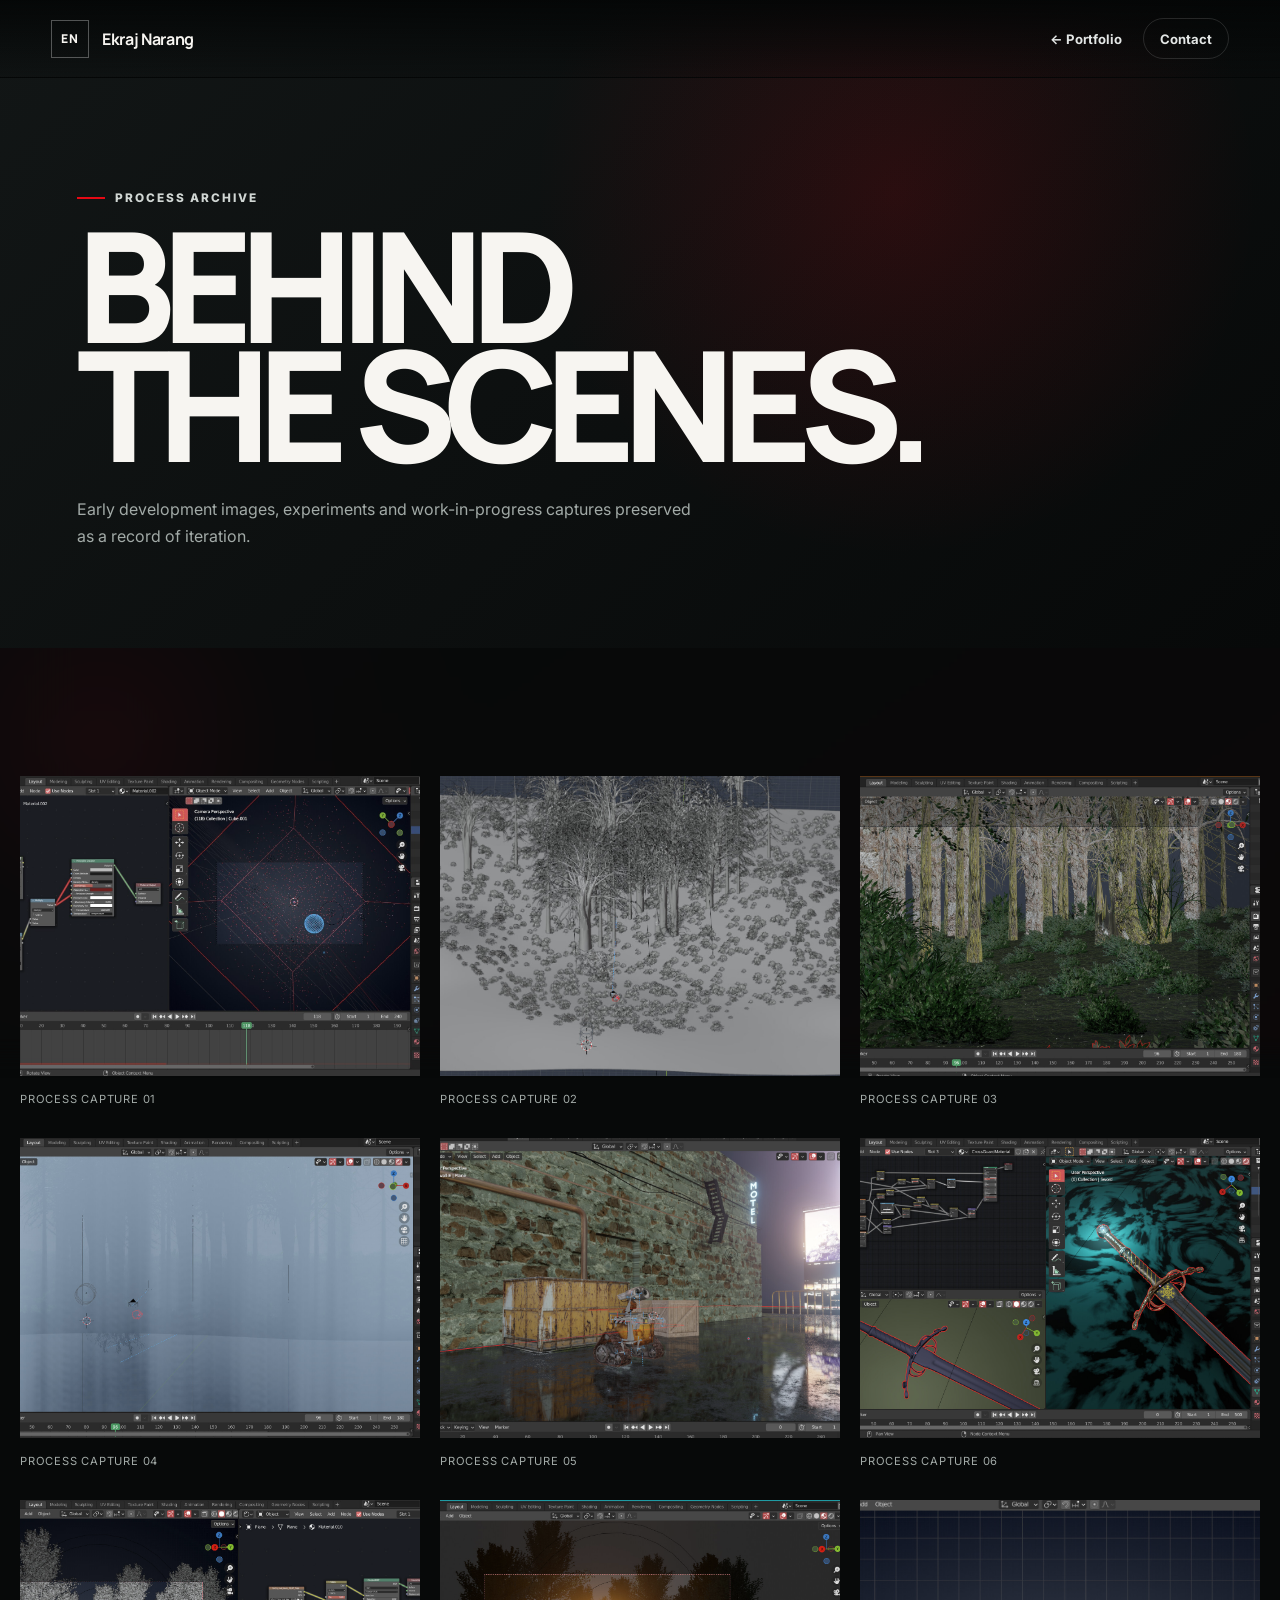
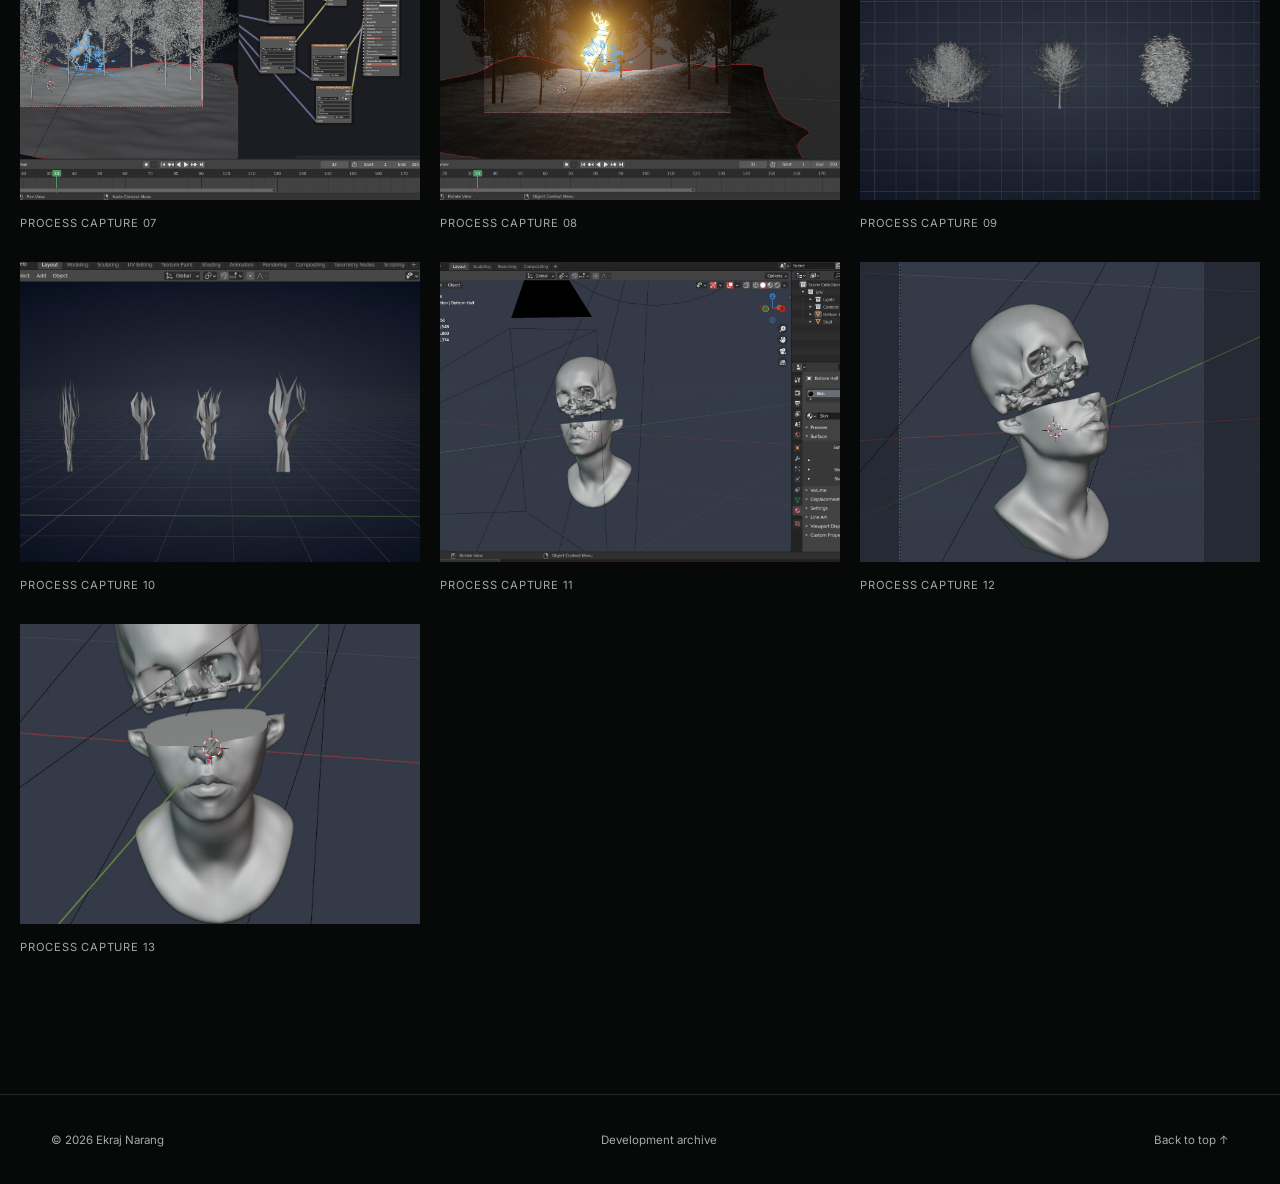
<file: bloopers.html>
<!DOCTYPE html>
<html lang="en">
<head>
    <meta charset="UTF-8">
    <meta name="viewport" content="width=device-width, initial-scale=1.0">
    <meta name="description" content="Development archive and behind-the-scenes work by Ekraj Narang.">
    <meta name="theme-color" content="#070909">
    <title>Development Archive | Ekraj Narang</title>
    <link rel="preconnect" href="https://fonts.googleapis.com">
    <link rel="preconnect" href="https://fonts.gstatic.com" crossorigin>
    <link href="https://fonts.googleapis.com/css2?family=Inter:wght@400;500;600;700;800&amp;family=Manrope:wght@500;600;700;800&amp;display=swap" rel="stylesheet">
    <link rel="stylesheet" href="style.css">
</head>
<body>
    <a class="skip-link" href="#archive-content">Skip to archive</a>
    <nav class="site-nav scrolled" aria-label="Archive navigation"><a class="brand" href="index.html"><span class="brand-mark">EN</span><span class="brand-name">Ekraj Narang</span></a><div class="case-nav"><a href="index.html#work">← Portfolio</a><a class="nav-contact" href="mailto:ekraj.1503@icloud.com">Contact</a></div></nav>
    <main id="archive-content">
        <header class="archive-hero"><div><p class="eyebrow"><span></span> Process archive</p><h1>Behind<br>the scenes.</h1><p>Early development images, experiments and work-in-progress captures preserved as a record of iteration.</p></div></header>
        <section class="section"><div class="archive-grid" id="archive-grid"></div></section>
    </main>
    <footer class="site-footer"><span>© 2026 Ekraj Narang</span><span>Development archive</span><a href="#archive-content">Back to top ↑</a></footer>
    <div class="lightbox" id="lightbox" aria-hidden="true" role="dialog" aria-modal="true" aria-label="Media viewer"><button class="lightbox-close" type="button" aria-label="Close media viewer">×</button><div class="lightbox-stage"></div><p class="lightbox-title"></p></div>
    <script src="bloopers.js"></script><script src="script.js"></script>
</body>
</html>
</file>
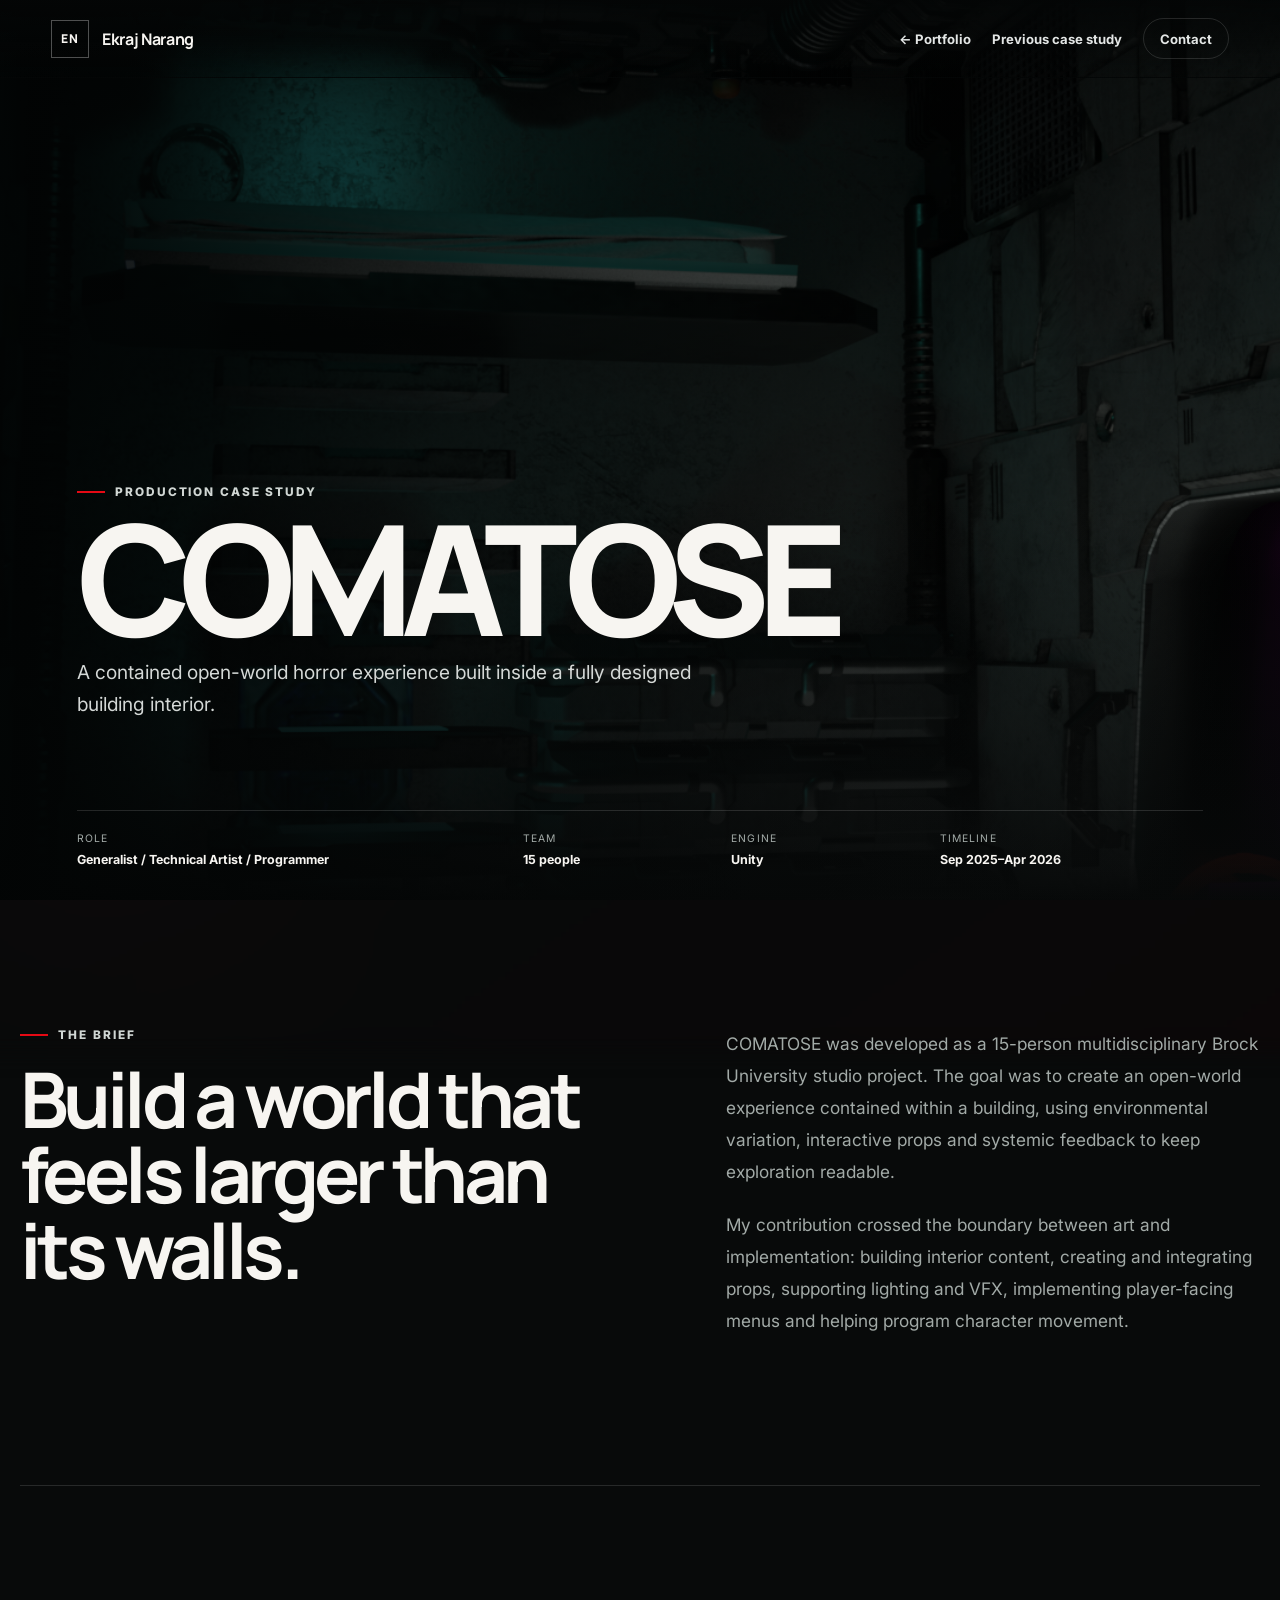
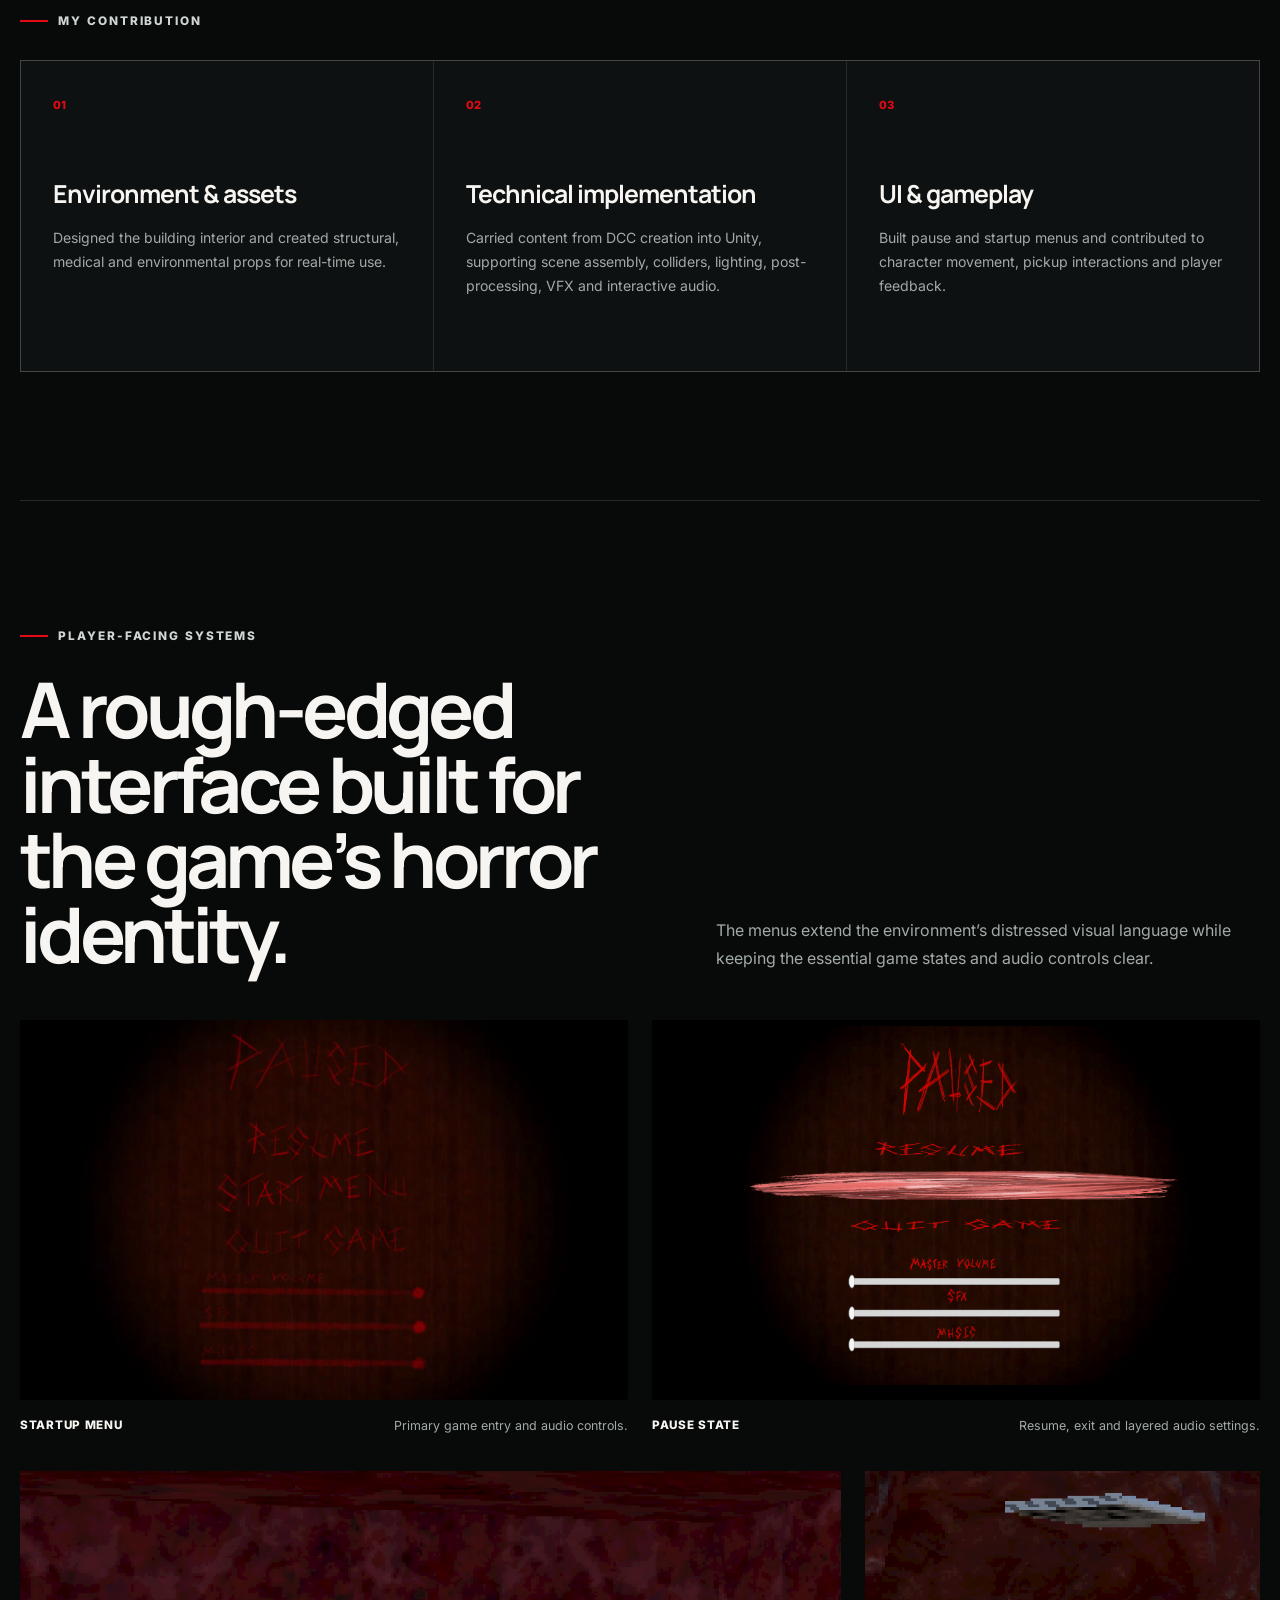
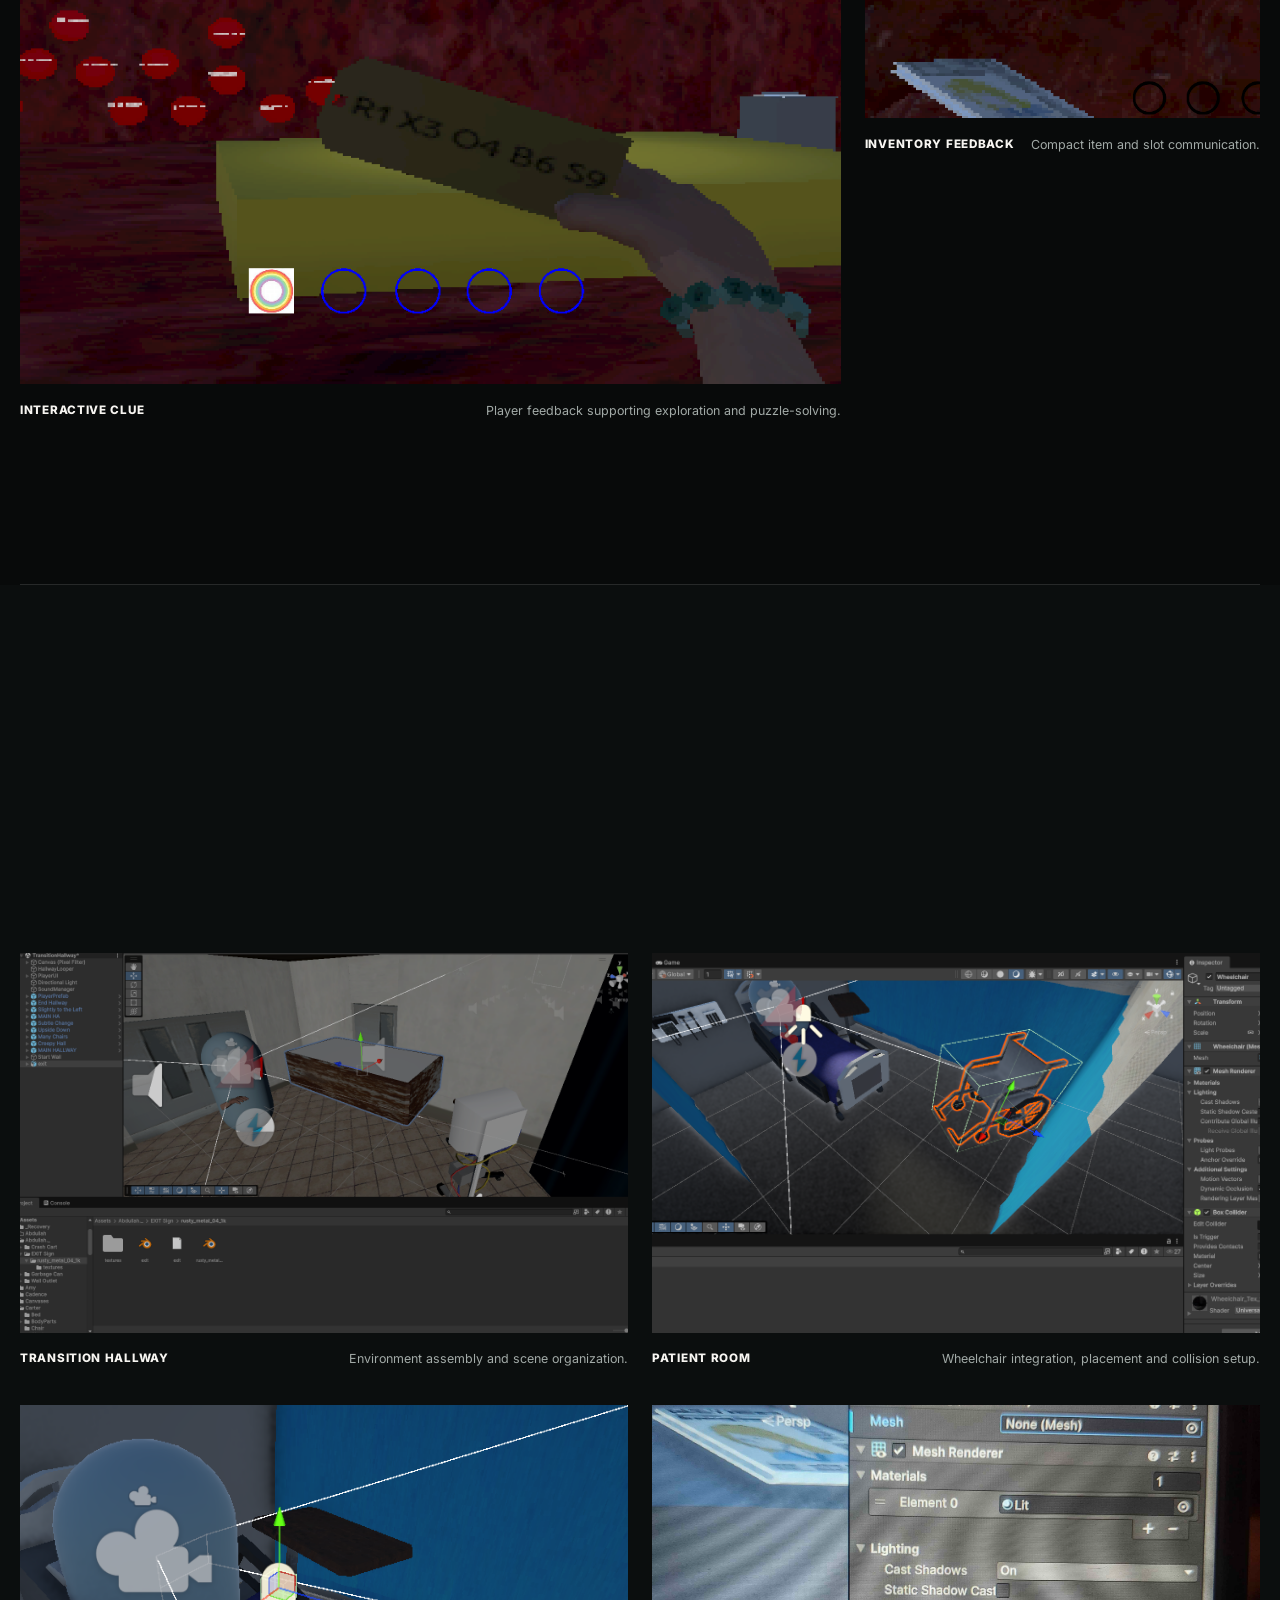
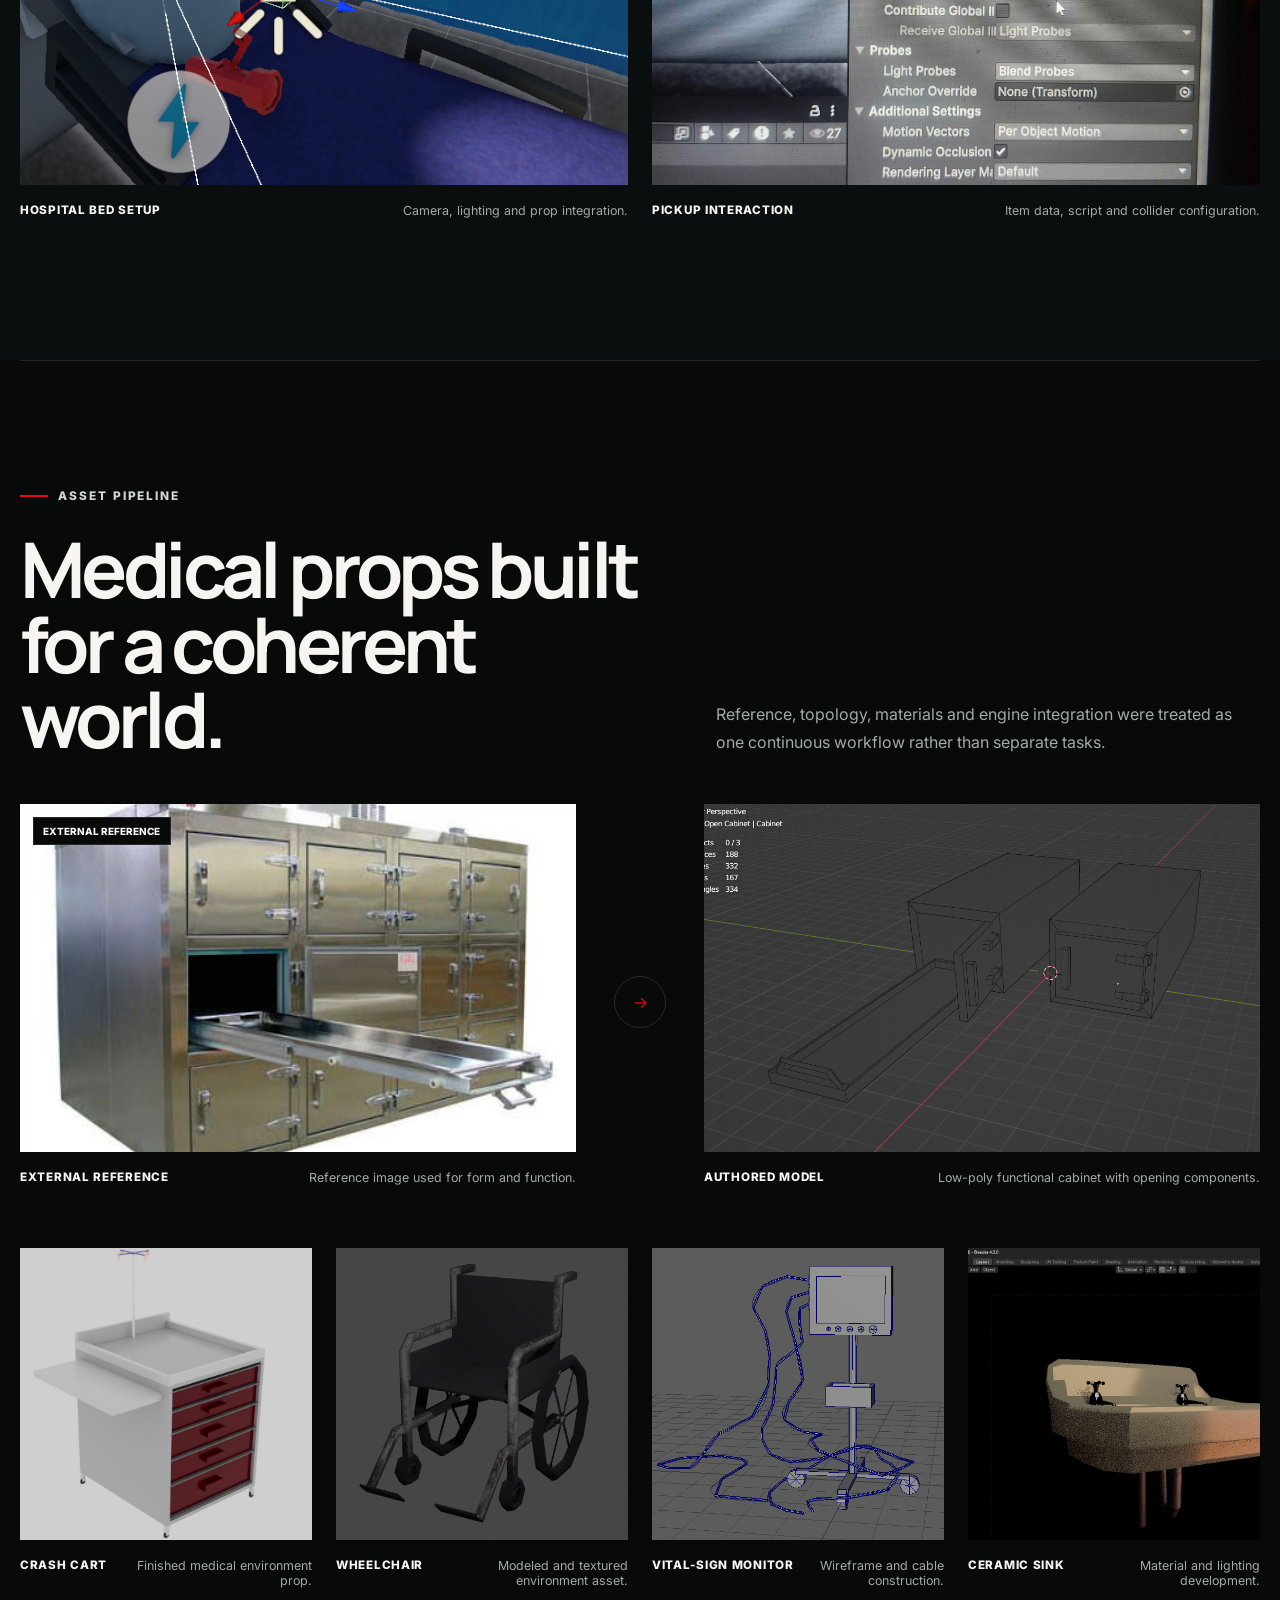
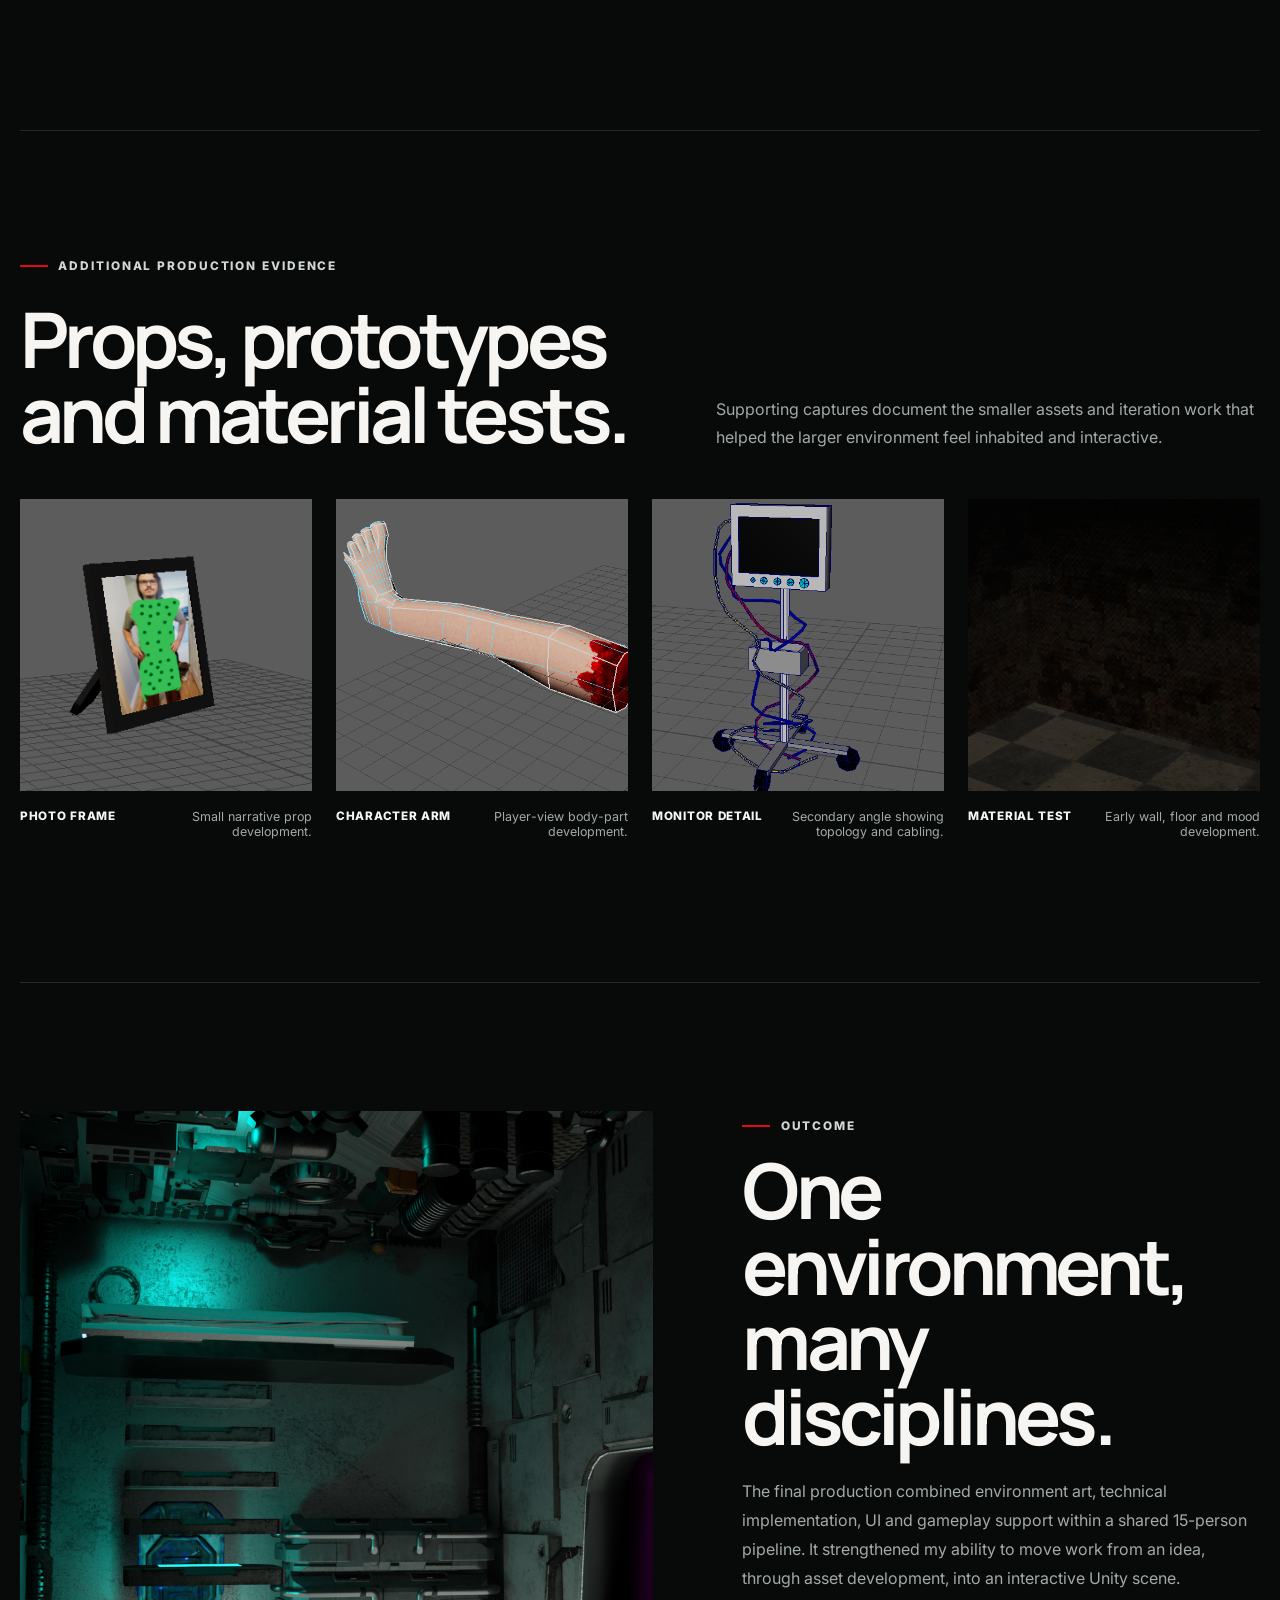
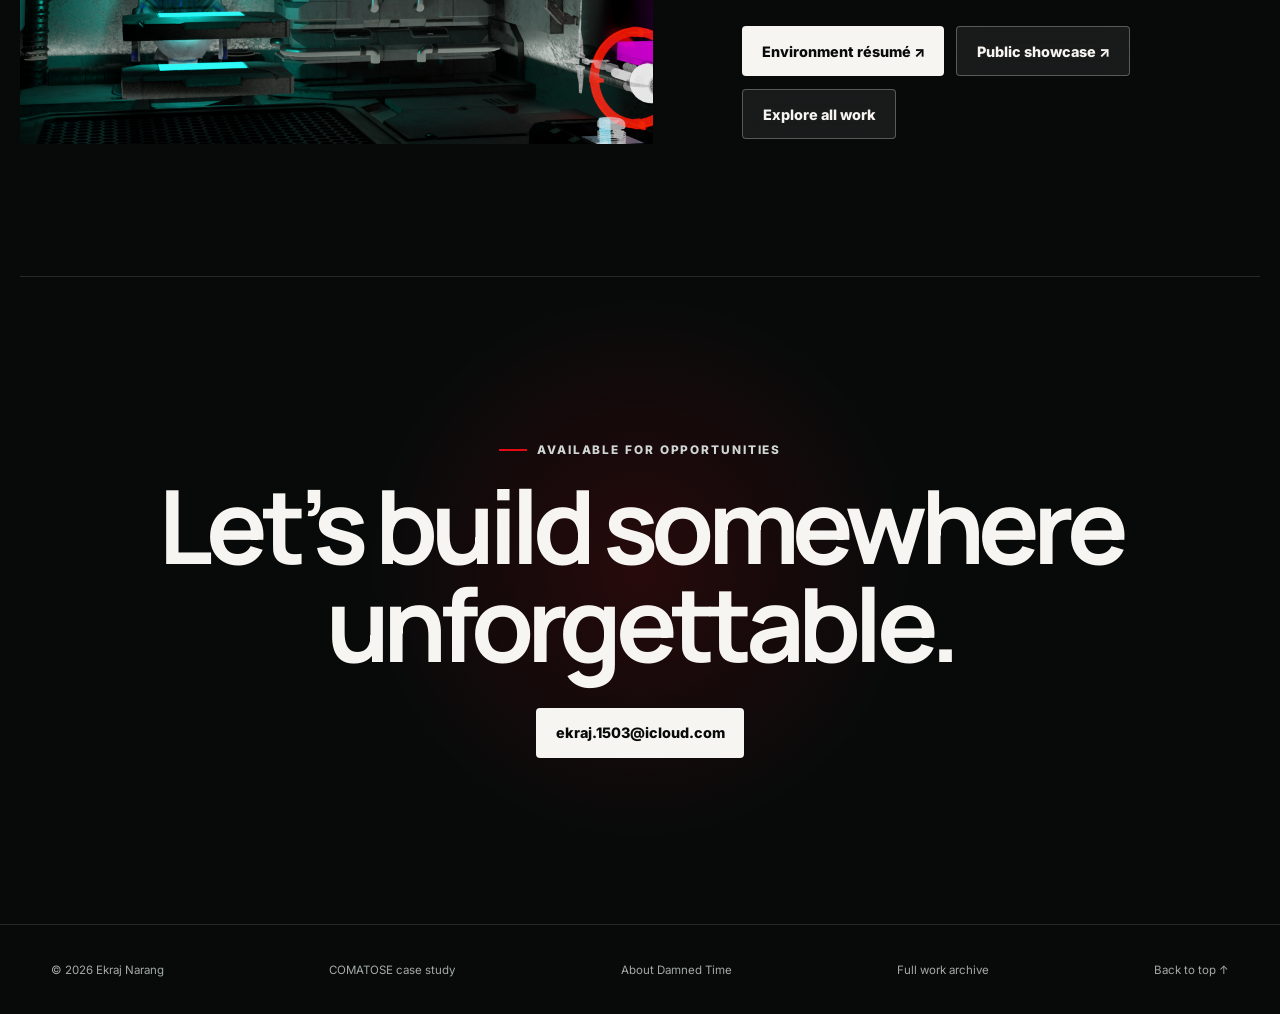
<file: comatose.html>
<!DOCTYPE html>
<html lang="en">
<head>
    <meta charset="UTF-8">
    <meta name="viewport" content="width=device-width, initial-scale=1.0">
    <meta name="description" content="COMATOSE case study by Ekraj Narang: environment art, technical art, UI and gameplay implementation for a 15-person Unity capstone.">
    <meta name="theme-color" content="#070909">
    <meta property="og:title" content="COMATOSE | Ekraj Narang">
    <meta property="og:description" content="A production case study covering environment art, asset development, Unity implementation, UI and gameplay systems.">
    <meta property="og:type" content="article">
    <meta property="og:url" content="https://damnbruhtf.github.io/Portfolio/comatose.html">
    <meta property="og:image" content="https://damnbruhtf.github.io/Portfolio/Case%20Studies/Grace's%20Revenge/04-final-assets-and-environments/final-medical-environment.webp">
    <meta name="twitter:card" content="summary_large_image">
    <meta name="twitter:title" content="COMATOSE | Ekraj Narang">
    <meta name="twitter:description" content="A production case study covering environment art, asset development, Unity implementation, UI and gameplay systems.">
    <meta name="twitter:image" content="https://damnbruhtf.github.io/Portfolio/Case%20Studies/Grace's%20Revenge/04-final-assets-and-environments/final-medical-environment.webp">
    <title>COMATOSE Case Study | Ekraj Narang</title>
    <link rel="preconnect" href="https://fonts.googleapis.com">
    <link rel="preconnect" href="https://fonts.gstatic.com" crossorigin>
    <link href="https://fonts.googleapis.com/css2?family=Inter:wght@400;500;600;700;800&amp;family=Manrope:wght@500;600;700;800&amp;display=swap" rel="stylesheet">
    <link rel="stylesheet" href="style.css">
</head>
<body class="case-study-page">
    <a class="skip-link" href="#case-content">Skip to case study</a>
    <nav class="site-nav" aria-label="Case study navigation">
        <a class="brand" href="index.html"><span class="brand-mark">EN</span><span class="brand-name">Ekraj Narang</span></a>
        <div class="case-nav"><a href="index.html#featured">← Portfolio</a><a href="about-damned-time.html">Previous case study</a><a class="nav-contact" href="mailto:ekraj.1503@icloud.com">Contact</a></div>
    </nav>

    <main id="case-content">
        <header class="case-hero">
            <div class="case-hero-media" aria-hidden="true"><img src="Case%20Studies/Grace's%20Revenge/04-final-assets-and-environments/final-medical-environment.webp" alt=""></div>
            <div class="case-hero-shade"></div>
            <div class="case-hero-copy reveal">
                <p class="eyebrow"><span></span> Production case study</p>
                <h1>COMATOSE</h1>
                <p>A contained open-world horror experience built inside a fully designed building interior.</p>
            </div>
            <div class="case-meta">
                <div><span>Role</span><strong>Generalist / Technical Artist / Programmer</strong></div>
                <div><span>Team</span><strong>15 people</strong></div>
                <div><span>Engine</span><strong>Unity</strong></div>
                <div><span>Timeline</span><strong>Sep 2025–Apr 2026</strong></div>
            </div>
        </header>

        <section class="case-section case-intro">
            <div class="case-statement reveal"><p class="eyebrow"><span></span> The brief</p><h2>Build a world that feels larger than its walls.</h2></div>
            <div class="case-body reveal"><p>COMATOSE was developed as a 15-person multidisciplinary Brock University studio project. The goal was to create an open-world experience contained within a building, using environmental variation, interactive props and systemic feedback to keep exploration readable.</p><p>My contribution crossed the boundary between art and implementation: building interior content, creating and integrating props, supporting lighting and VFX, implementing player-facing menus and helping program character movement.</p></div>
        </section>

        <section class="case-section contribution-section">
            <p class="eyebrow reveal"><span></span> My contribution</p>
            <div class="contribution-grid">
                <article class="contribution-card reveal"><span>01</span><h3>Environment &amp; assets</h3><p>Designed the building interior and created structural, medical and environmental props for real-time use.</p></article>
                <article class="contribution-card reveal"><span>02</span><h3>Technical implementation</h3><p>Carried content from DCC creation into Unity, supporting scene assembly, colliders, lighting, post-processing, VFX and interactive audio.</p></article>
                <article class="contribution-card reveal"><span>03</span><h3>UI &amp; gameplay</h3><p>Built pause and startup menus and contributed to character movement, pickup interactions and player feedback.</p></article>
            </div>
        </section>

        <section class="case-section media-story">
            <div class="story-heading reveal"><p class="eyebrow"><span></span> Player-facing systems</p><h2>A rough-edged interface built for the game’s horror identity.</h2><p>The menus extend the environment’s distressed visual language while keeping the essential game states and audio controls clear.</p></div>
            <div class="media-pair">
                <figure class="gallery-figure reveal"><button type="button" data-lightbox-src="Case Studies/Grace's Revenge/01-ui-and-gameplay/main-menu-screen.png" data-lightbox-type="image" data-lightbox-title="COMATOSE main menu"><img src="Case%20Studies/Grace's%20Revenge/01-ui-and-gameplay/main-menu-screen.png" alt="COMATOSE main menu with start, quit and audio controls"></button><figcaption><span>Startup menu</span><p>Primary game entry and audio controls.</p></figcaption></figure>
                <figure class="gallery-figure reveal"><button type="button" data-lightbox-src="Case Studies/Grace's Revenge/01-ui-and-gameplay/pause-menu-audio-settings.png" data-lightbox-type="image" data-lightbox-title="Pause menu and audio settings"><img src="Case%20Studies/Grace's%20Revenge/01-ui-and-gameplay/pause-menu-audio-settings.png" alt="COMATOSE pause menu with volume controls"></button><figcaption><span>Pause state</span><p>Resume, exit and layered audio settings.</p></figcaption></figure>
            </div>
            <div class="media-pair compact-pair">
                <figure class="gallery-figure reveal"><button type="button" data-lightbox-src="Case Studies/Grace's Revenge/01-ui-and-gameplay/gameplay-code-puzzle.png" data-lightbox-type="image" data-lightbox-title="First-person code puzzle"><img src="Case%20Studies/Grace's%20Revenge/01-ui-and-gameplay/gameplay-code-puzzle.png" alt="First-person gameplay showing a code clue and puzzle slots"></button><figcaption><span>Interactive clue</span><p>Player feedback supporting exploration and puzzle-solving.</p></figcaption></figure>
                <figure class="gallery-figure reveal"><button type="button" data-lightbox-src="Case Studies/Grace's Revenge/01-ui-and-gameplay/inventory-selection-interface.png" data-lightbox-type="image" data-lightbox-title="Inventory selection interface"><img src="Case%20Studies/Grace's%20Revenge/01-ui-and-gameplay/inventory-selection-interface.png" alt="Inventory selection interface with collected items"></button><figcaption><span>Inventory feedback</span><p>Compact item and slot communication.</p></figcaption></figure>
            </div>
        </section>

        <section class="case-section media-story dark-panel">
            <div class="story-heading reveal"><p class="eyebrow"><span></span> From asset to engine</p><h2>Building the space in Unity.</h2><p>Scene assembly connected authored props with cameras, colliders, scripts, lighting and navigation inside the larger hospital environment.</p></div>
            <div class="process-grid">
                <figure class="gallery-figure reveal"><button type="button" data-lightbox-src="Case Studies/Grace's Revenge/02-engine-and-level-development/unity-transition-hallway-assembly.png" data-lightbox-type="image" data-lightbox-title="Transition hallway assembly in Unity"><img src="Case%20Studies/Grace's%20Revenge/02-engine-and-level-development/unity-transition-hallway-assembly.png" alt="Transition hallway being assembled in Unity"></button><figcaption><span>Transition hallway</span><p>Environment assembly and scene organization.</p></figcaption></figure>
                <figure class="gallery-figure reveal"><button type="button" data-lightbox-src="Case Studies/Grace's Revenge/02-engine-and-level-development/unity-patient-room-wheelchair-integration.png" data-lightbox-type="image" data-lightbox-title="Patient room asset integration"><img src="Case%20Studies/Grace's%20Revenge/02-engine-and-level-development/unity-patient-room-wheelchair-integration.png" alt="Wheelchair integrated into a patient room in Unity"></button><figcaption><span>Patient room</span><p>Wheelchair integration, placement and collision setup.</p></figcaption></figure>
                <figure class="gallery-figure reveal"><button type="button" data-lightbox-src="Case Studies/Grace's Revenge/02-engine-and-level-development/unity-hospital-bed-scene-setup.png" data-lightbox-type="image" data-lightbox-title="Hospital bed scene setup"><img src="Case%20Studies/Grace's%20Revenge/02-engine-and-level-development/unity-hospital-bed-scene-setup.png" alt="Hospital bed scene setup in Unity"></button><figcaption><span>Hospital bed setup</span><p>Camera, lighting and prop integration.</p></figcaption></figure>
                <figure class="gallery-figure reveal"><button type="button" data-lightbox-src="Case Studies/Grace's Revenge/02-engine-and-level-development/unity-pickup-item-script-setup.jpg" data-lightbox-type="image" data-lightbox-title="Pickup item script setup"><img src="Case%20Studies/Grace's%20Revenge/02-engine-and-level-development/unity-pickup-item-script-setup.jpg" alt="Unity inspector showing pickup item script configuration"></button><figcaption><span>Pickup interaction</span><p>Item data, script and collider configuration.</p></figcaption></figure>
            </div>
        </section>

        <section class="case-section media-story">
            <div class="story-heading reveal"><p class="eyebrow"><span></span> Asset pipeline</p><h2>Medical props built for a coherent world.</h2><p>Reference, topology, materials and engine integration were treated as one continuous workflow rather than separate tasks.</p></div>
            <div class="comparison-row">
                <figure class="gallery-figure reference-figure reveal"><button type="button" data-lightbox-src="Case Studies/Grace's Revenge/05-reference/morgue-cabinet-reference.jpg" data-lightbox-type="image" data-lightbox-title="External morgue cabinet reference"><img src="Case%20Studies/Grace's%20Revenge/05-reference/morgue-cabinet-reference.jpg" alt="External reference photo of a morgue cabinet"></button><figcaption><span>External reference</span><p>Reference image used for form and function.</p></figcaption></figure>
                <div class="comparison-arrow" aria-hidden="true">→</div>
                <figure class="gallery-figure reveal"><button type="button" data-lightbox-src="Case Studies/Grace's Revenge/03-asset-development/morgue-cabinet-wireframe.png" data-lightbox-type="image" data-lightbox-title="Morgue cabinet wireframe"><img src="Case%20Studies/Grace's%20Revenge/03-asset-development/morgue-cabinet-wireframe.png" alt="Low-poly morgue cabinet wireframe"></button><figcaption><span>Authored model</span><p>Low-poly functional cabinet with opening components.</p></figcaption></figure>
            </div>
            <div class="asset-grid">
                <figure class="gallery-figure reveal"><button type="button" data-lightbox-src="Case Studies/Grace's Revenge/04-final-assets-and-environments/medical-crash-cart-final-render.png" data-lightbox-type="image" data-lightbox-title="Medical crash cart final render"><img src="Case%20Studies/Grace's%20Revenge/04-final-assets-and-environments/medical-crash-cart-final-render.png" alt="Final render of a medical crash cart"></button><figcaption><span>Crash cart</span><p>Finished medical environment prop.</p></figcaption></figure>
                <figure class="gallery-figure reveal"><button type="button" data-lightbox-src="Case Studies/Grace's Revenge/04-final-assets-and-environments/wheelchair-final-render.png" data-lightbox-type="image" data-lightbox-title="Wheelchair final render"><img src="Case%20Studies/Grace's%20Revenge/04-final-assets-and-environments/wheelchair-final-render.png" alt="Final render of a wheelchair"></button><figcaption><span>Wheelchair</span><p>Modeled and textured environment asset.</p></figcaption></figure>
                <figure class="gallery-figure reveal"><button type="button" data-lightbox-src="Case Studies/Grace's Revenge/03-asset-development/vital-sign-monitor-wireframe.png" data-lightbox-type="image" data-lightbox-title="Vital sign monitor wireframe"><img src="Case%20Studies/Grace's%20Revenge/03-asset-development/vital-sign-monitor-wireframe.png" alt="Wireframe of a vital sign monitor and cables"></button><figcaption><span>Vital-sign monitor</span><p>Wireframe and cable construction.</p></figcaption></figure>
                <figure class="gallery-figure reveal"><button type="button" data-lightbox-src="Case Studies/Grace's Revenge/03-asset-development/ceramic-sink-material-render.png" data-lightbox-type="image" data-lightbox-title="Ceramic sink material render"><img src="Case%20Studies/Grace's%20Revenge/03-asset-development/ceramic-sink-material-render.png" alt="Material render of a ceramic hospital sink"></button><figcaption><span>Ceramic sink</span><p>Material and lighting development.</p></figcaption></figure>
            </div>
        </section>

        <section class="case-section media-story">
            <div class="story-heading reveal"><p class="eyebrow"><span></span> Additional production evidence</p><h2>Props, prototypes and material tests.</h2><p>Supporting captures document the smaller assets and iteration work that helped the larger environment feel inhabited and interactive.</p></div>
            <div class="asset-grid">
                <figure class="gallery-figure reveal"><button type="button" data-lightbox-src="Case Studies/Grace's Revenge/03-asset-development/photo-frame-model.png" data-lightbox-type="image" data-lightbox-title="Photo frame model"><img src="Case%20Studies/Grace's%20Revenge/03-asset-development/photo-frame-model.png" alt="Photo frame prop modeled in a 3D workspace"></button><figcaption><span>Photo frame</span><p>Small narrative prop development.</p></figcaption></figure>
                <figure class="gallery-figure reveal"><button type="button" data-lightbox-src="Case Studies/Grace's Revenge/03-asset-development/character-arm-model.png" data-lightbox-type="image" data-lightbox-title="Character arm model"><img src="Case%20Studies/Grace's%20Revenge/03-asset-development/character-arm-model.png" alt="Character arm model with topology visible"></button><figcaption><span>Character arm</span><p>Player-view body-part development.</p></figcaption></figure>
                <figure class="gallery-figure reveal"><button type="button" data-lightbox-src="Case Studies/Grace's Revenge/03-asset-development/vital-sign-monitor-wireframe-detail.png" data-lightbox-type="image" data-lightbox-title="Vital sign monitor wireframe detail"><img src="Case%20Studies/Grace's%20Revenge/03-asset-development/vital-sign-monitor-wireframe-detail.png" alt="Detailed wireframe view of a vital-sign monitor"></button><figcaption><span>Monitor detail</span><p>Secondary angle showing topology and cabling.</p></figcaption></figure>
                <figure class="gallery-figure reveal"><button type="button" data-lightbox-src="Case Studies/Grace's Revenge/04-final-assets-and-environments/hospital-environment-material-test.png" data-lightbox-type="image" data-lightbox-title="Hospital environment material test"><img src="Case%20Studies/Grace's%20Revenge/04-final-assets-and-environments/hospital-environment-material-test.png" alt="Dark hospital environment material and lighting test"></button><figcaption><span>Material test</span><p>Early wall, floor and mood development.</p></figcaption></figure>
            </div>
        </section>

        <section class="case-section outcome-section">
            <div class="outcome-image reveal"><button type="button" data-lightbox-src="Case Studies/Grace's Revenge/04-final-assets-and-environments/final-medical-environment.webp" data-lightbox-type="image" data-lightbox-title="Final medical environment"><img src="Case%20Studies/Grace's%20Revenge/04-final-assets-and-environments/final-medical-environment.webp" alt="Final teal-lit medical environment"></button></div>
            <div class="outcome-copy reveal"><p class="eyebrow"><span></span> Outcome</p><h2>One environment, many disciplines.</h2><p>The final production combined environment art, technical implementation, UI and gameplay support within a shared 15-person pipeline. It strengthened my ability to move work from an idea, through asset development, into an interactive Unity scene.</p><div class="hero-actions"><a class="button button-primary" href="resumes/Ekraj-Narang-Environment-3D-Artist.pdf" target="_blank">Environment résumé ↗</a><a class="button button-ghost" href="https://github.com/damnbruhtf/COMATOSE-Showcase" target="_blank" rel="noopener noreferrer">Public showcase ↗</a><a class="button button-ghost" href="work-archive.html">Explore all work</a></div></div>
        </section>

        <section class="contact-section"><div class="contact-inner reveal"><p class="eyebrow"><span></span> Available for opportunities</p><h2>Let’s build somewhere unforgettable.</h2><a class="button button-primary" href="mailto:ekraj.1503@icloud.com">ekraj.1503@icloud.com</a></div></section>
    </main>
    <footer class="site-footer"><span>© 2026 Ekraj Narang</span><span>COMATOSE case study</span><a href="about-damned-time.html">About Damned Time</a><a href="work-archive.html">Full work archive</a><a href="#case-content">Back to top ↑</a></footer>
    <div class="lightbox" id="lightbox" aria-hidden="true" role="dialog" aria-modal="true" aria-label="Media viewer"><button class="lightbox-close" type="button" aria-label="Close media viewer">×</button><div class="lightbox-stage"></div><p class="lightbox-title"></p></div>
    <script src="script.js"></script>
</body>
</html>
</file>
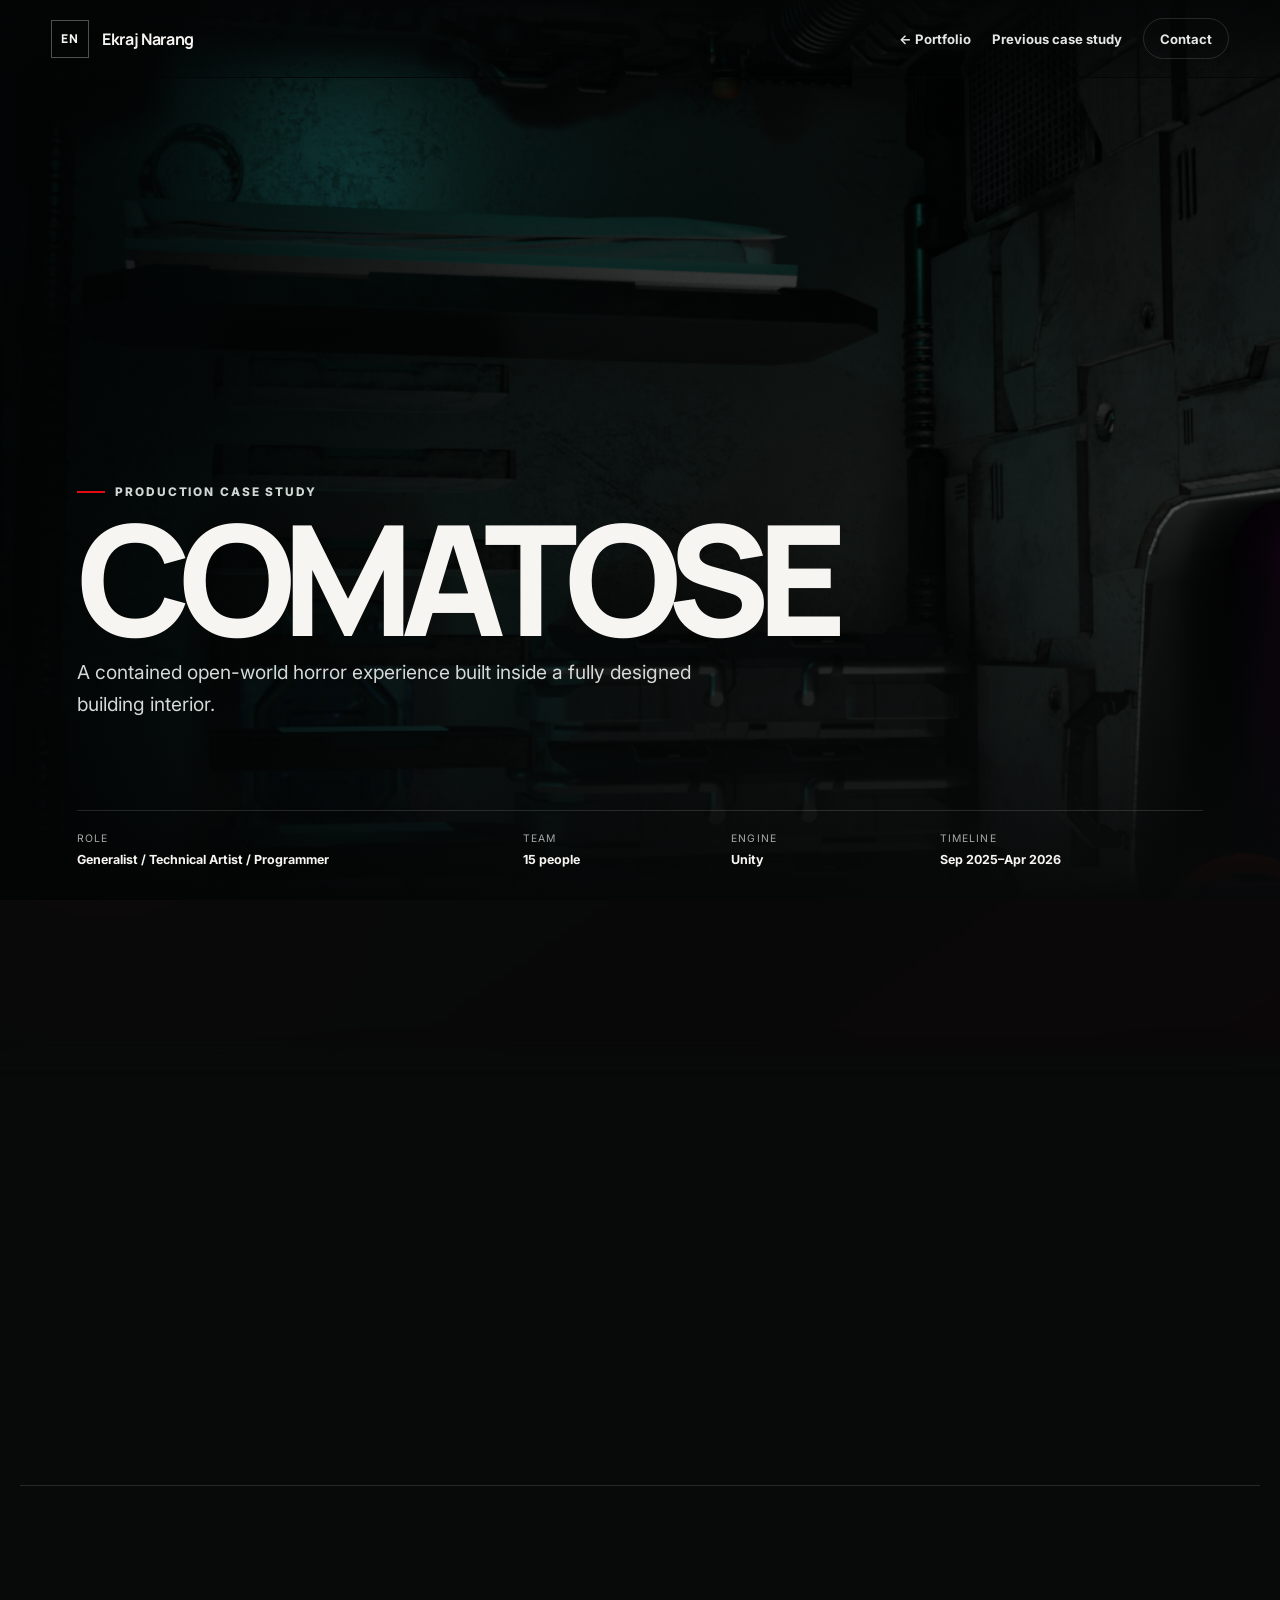
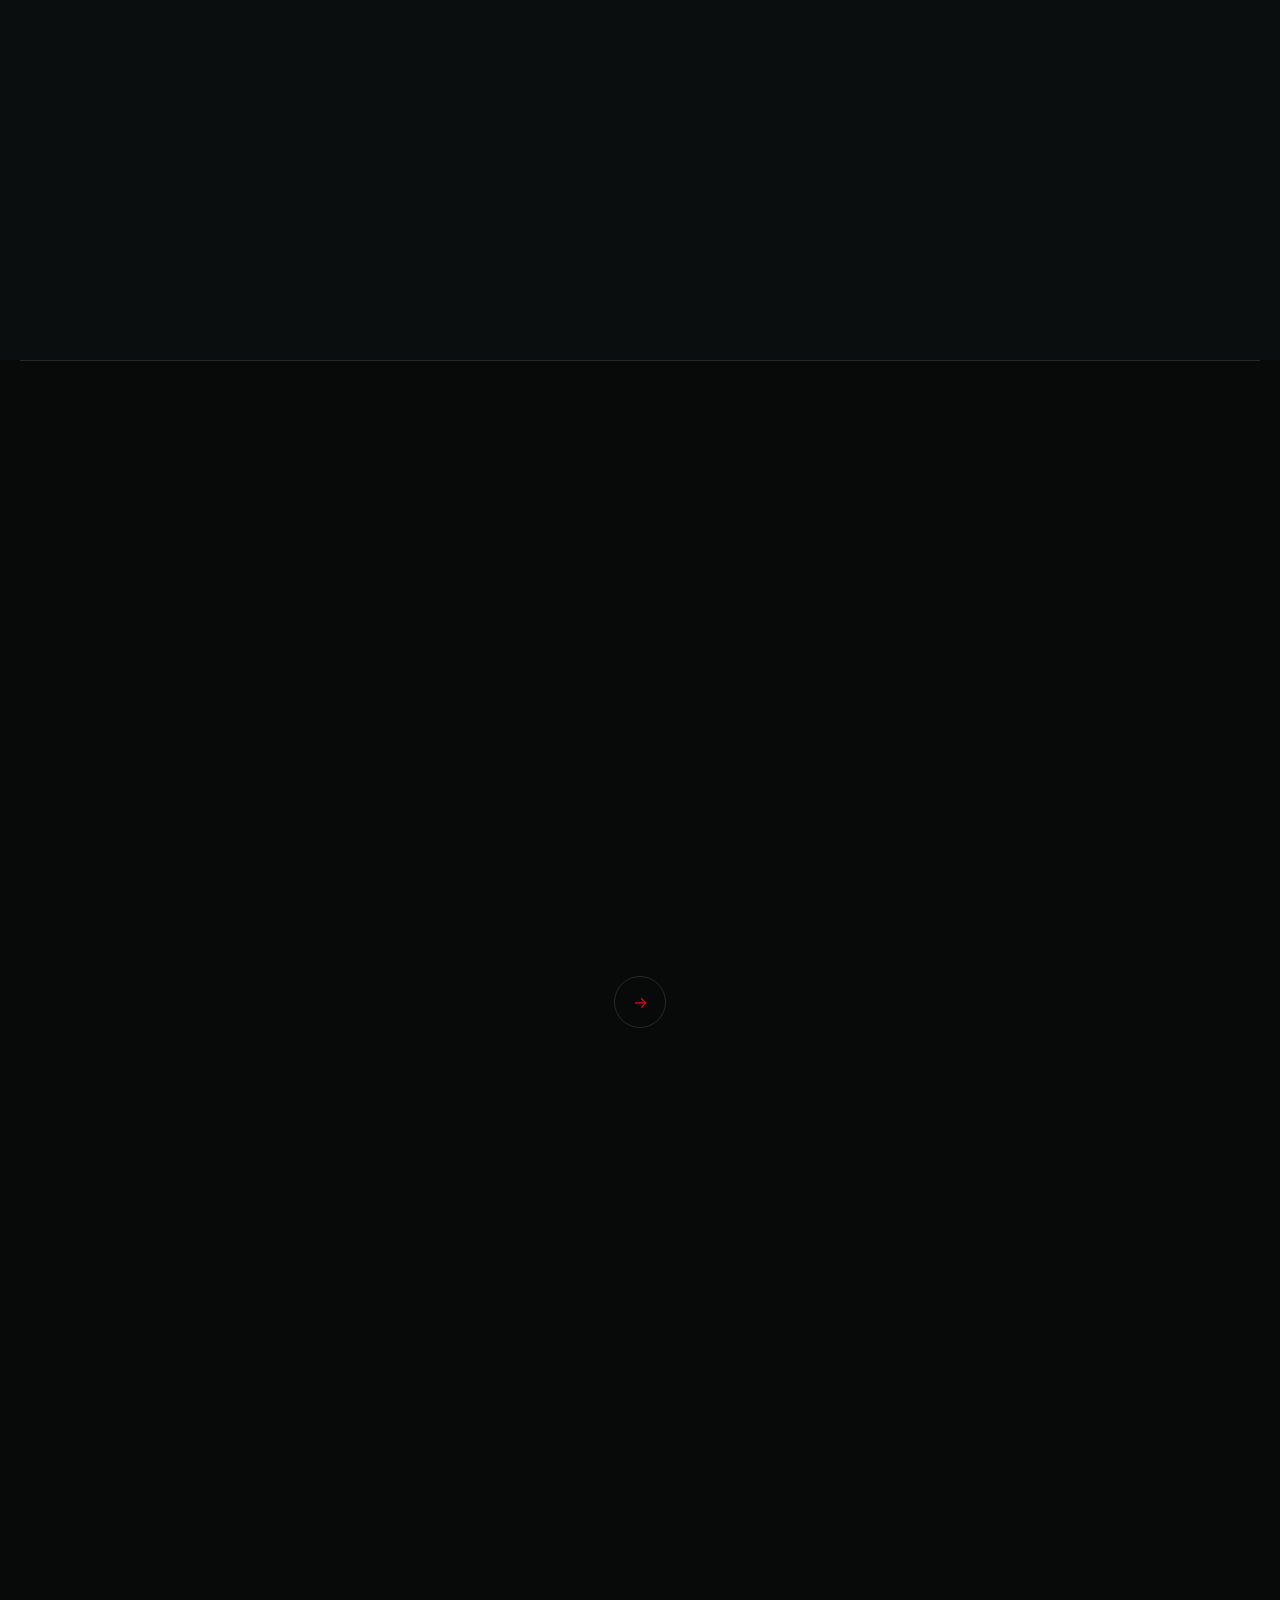
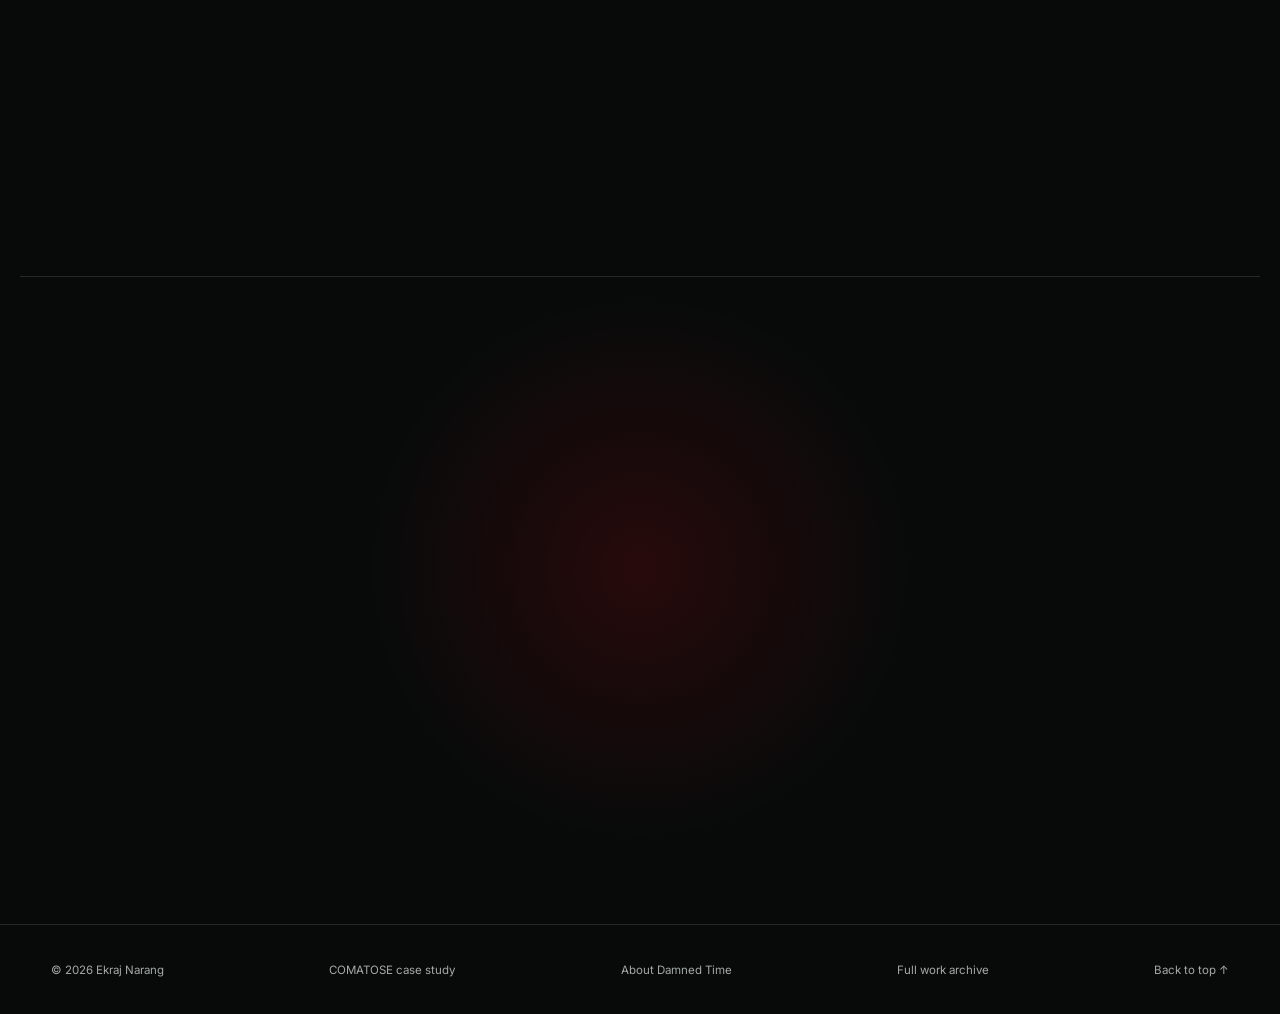
<file: graces-revenge.html>
<!DOCTYPE html>
<html lang="en">
<head>
    <meta charset="UTF-8">
    <meta name="viewport" content="width=device-width, initial-scale=1.0">
    <meta http-equiv="refresh" content="0; url=comatose.html">
    <link rel="canonical" href="https://damnbruhtf.github.io/Portfolio/comatose.html">
    <title>COMATOSE | Ekraj Narang</title>
</head>
<body>
    <p>This case study is now titled <a href="comatose.html">COMATOSE</a>.</p>
</body>
</html>
</file>
<file: style.css>
:root{--bg:#070909;--surface:#0d1111;--surface-2:#131818;--text:#f7f5f1;--muted:#a2aaa7;--line:rgba(255,255,255,.13);--accent:#e50914;--accent-soft:#ff3942;--teal:#36d0bd;--pointer-x:54%;--pointer-y:32%;--pointer-x-alt:16%;--pointer-y-alt:74%;--max:1240px;--nav-height:78px;--ease:cubic-bezier(.2,.75,.2,1)}
*{box-sizing:border-box}html{scroll-behavior:smooth;background:var(--bg)}body{position:relative;isolation:isolate;min-height:100vh;margin:0;background:var(--bg);color:var(--text);font-family:"Inter",system-ui,sans-serif;-webkit-font-smoothing:antialiased;overflow-x:hidden}body::before{content:"";position:fixed;z-index:-1;inset:-12vmax;pointer-events:none;background:radial-gradient(48vmax circle at var(--pointer-x) var(--pointer-y),rgba(54,208,189,.105),rgba(23,92,85,.04) 28%,transparent 66%),radial-gradient(44vmax circle at var(--pointer-x-alt) var(--pointer-y-alt),rgba(164,12,39,.1),rgba(92,8,28,.035) 32%,transparent 68%),linear-gradient(145deg,#080a0a 0%,#070909 52%,#0b0708 100%);filter:blur(10px);transform:translateZ(0)}img{display:block;max-width:100%}a{color:inherit}.sr-only{position:absolute;width:1px;height:1px;padding:0;margin:-1px;overflow:hidden;clip:rect(0,0,0,0);white-space:nowrap;border:0}.skip-link{position:fixed;top:10px;left:10px;z-index:9999;padding:.8rem 1rem;background:white;color:black;transform:translateY(-150%)}.skip-link:focus{transform:translateY(0)}
.site-nav{position:fixed;inset:0 0 auto;z-index:1000;height:var(--nav-height);padding:0 clamp(1.2rem,4vw,4rem);display:flex;align-items:center;justify-content:space-between;background:linear-gradient(180deg,rgba(4,6,6,.92),rgba(4,6,6,.15));border-bottom:1px solid transparent;transition:background .3s,border-color .3s}.site-nav.scrolled{background:rgba(7,9,9,.9);border-color:var(--line);backdrop-filter:blur(18px)}.brand{display:inline-flex;align-items:center;gap:.8rem;text-decoration:none}.brand-mark{width:38px;height:38px;display:grid;place-items:center;border:1px solid rgba(255,255,255,.3);font-family:"Manrope",sans-serif;font-size:.76rem;font-weight:800;letter-spacing:.08em}.brand-name{font-family:"Manrope",sans-serif;font-weight:700;letter-spacing:-.02em}.nav-links{display:flex;align-items:center;gap:clamp(1rem,2vw,2rem)}.nav-links a{color:#e2e5e3;text-decoration:none;font-size:.86rem;font-weight:600}.nav-links a:hover,.nav-links a:focus-visible{color:white}.nav-contact{border:1px solid var(--line);padding:.7rem 1rem;border-radius:999px}.nav-toggle{display:none;background:none;border:0;width:42px;height:42px;color:white}.nav-toggle>span:not(.sr-only){display:block;width:24px;height:1px;margin:6px auto;background:currentColor}
.portfolio-hero{position:relative;min-height:100svh;display:flex;align-items:flex-end;padding:calc(var(--nav-height) + 5rem) clamp(1.2rem,6vw,6rem) 9rem;isolation:isolate}.hero-media,.hero-shade{position:absolute;inset:0;z-index:-2}.hero-media img{width:100%;height:100%;object-fit:cover;object-position:center 58%;filter:saturate(.76) contrast(1.06) brightness(.68);transform:scale(1.015)}.hero-shade{z-index:-1;background:linear-gradient(90deg,rgba(2,4,4,.97) 0%,rgba(2,4,4,.78) 42%,rgba(2,4,4,.18) 72%),linear-gradient(0deg,#070909 0%,transparent 36%),radial-gradient(circle at 74% 46%,transparent 0,rgba(0,0,0,.3) 68%)}.hero-copy{width:min(810px,75vw)}.eyebrow{margin:0 0 1.2rem;display:flex;align-items:center;gap:.65rem;color:#d0d6d3;font-size:.74rem;font-weight:800;letter-spacing:.16em;text-transform:uppercase}.eyebrow>span{width:28px;height:2px;background:var(--accent)}.hero-copy h1,.section h2{font-family:"Manrope",sans-serif;letter-spacing:-.055em;line-height:.98}.hero-copy h1{margin:0;max-width:790px;font-size:clamp(3.25rem,7.4vw,7.2rem)}.hero-lede{max-width:690px;margin:1.65rem 0 0;color:#d4d8d6;font-size:clamp(1rem,1.5vw,1.28rem);line-height:1.7}.hero-actions{margin-top:2.1rem;display:flex;flex-wrap:wrap;gap:.8rem}.button{min-height:50px;display:inline-flex;align-items:center;justify-content:center;padding:.85rem 1.2rem;border-radius:4px;text-decoration:none;font-size:.9rem;font-weight:800;transition:transform .25s var(--ease),background .25s,color .25s}.button:hover{transform:translateY(-2px)}.button-primary{background:var(--text);color:#090b0b}.button-primary:hover{background:var(--accent-soft);color:white}.button-ghost{border:1px solid rgba(255,255,255,.28);background:rgba(255,255,255,.07);backdrop-filter:blur(12px)}.button-ghost:hover{background:rgba(255,255,255,.14)}.hero-proof{position:absolute;left:clamp(1.2rem,6vw,6rem);right:clamp(1.2rem,6vw,6rem);bottom:2rem;display:flex;gap:clamp(1.2rem,4vw,4rem);padding-top:1.25rem;border-top:1px solid var(--line)}.hero-proof div{display:flex;align-items:baseline;gap:.65rem}.hero-proof strong{font-family:"Manrope",sans-serif;font-size:1.15rem}.hero-proof span{color:var(--muted);font-size:.75rem}.scroll-cue{position:absolute;right:clamp(1.2rem,4vw,4rem);bottom:2rem;width:32px;height:32px;border:1px solid var(--line);border-radius:50%}.scroll-cue span{position:absolute;width:6px;height:6px;left:12px;top:10px;border-right:1px solid white;border-bottom:1px solid white;transform:rotate(45deg)}
.section{width:min(calc(100% - 2.4rem),var(--max));margin:0 auto;padding:clamp(5.5rem,10vw,9rem) 0}.section-heading{display:grid;grid-template-columns:1.1fr .9fr;gap:3rem;align-items:end;margin-bottom:2.4rem}.section-heading .eyebrow{grid-column:1/-1;margin-bottom:-.8rem}.section h2{margin:0;font-size:clamp(2.7rem,6vw,5.8rem)}.section-heading>p:last-child{margin:0 0 .35rem;color:var(--muted);line-height:1.7}.featured-section{border-bottom:1px solid var(--line)}.feature-card{display:grid;grid-template-columns:minmax(0,1.45fr) minmax(320px,.55fr);background:var(--surface);border:1px solid var(--line);overflow:hidden}.feature-image{position:relative;min-height:520px;overflow:hidden}.feature-image img{width:100%;height:100%;object-fit:cover;transition:transform .8s var(--ease),filter .5s}.feature-image::after{content:"";position:absolute;inset:0;background:linear-gradient(0deg,rgba(0,0,0,.52),transparent 45%)}.feature-image:hover img{transform:scale(1.035);filter:brightness(1.08)}.play-chip{position:absolute;z-index:1;left:1.4rem;bottom:1.4rem;display:inline-flex;align-items:center;gap:.6rem;padding:.75rem 1rem;background:rgba(7,9,9,.72);border:1px solid rgba(255,255,255,.25);border-radius:999px;backdrop-filter:blur(12px);font-size:.82rem;font-weight:800}.feature-details{padding:clamp(2rem,4vw,4.2rem);display:flex;flex-direction:column;justify-content:center}.project-kicker{color:var(--teal);font-size:.72rem;font-weight:800;letter-spacing:.08em;text-transform:uppercase}.feature-details h3{margin:.55rem 0 1.2rem;font-family:"Manrope",sans-serif;font-size:clamp(1.7rem,3vw,2.7rem);line-height:1.12;letter-spacing:-.04em}.feature-details>p:not(.project-kicker){margin:0;color:var(--muted);line-height:1.72}.tag-list{display:flex;flex-wrap:wrap;gap:.5rem;list-style:none;padding:0;margin:1.8rem 0}.tag-list li{padding:.52rem .7rem;border:1px solid var(--line);border-radius:999px;color:#d7dcda;font-size:.72rem}.placeholder-section{min-height:40vh;border-bottom:1px solid var(--line)}
@media(max-width:900px){.nav-toggle{display:block}.nav-links{position:fixed;inset:var(--nav-height) 0 auto;padding:1.2rem;flex-direction:column;align-items:stretch;background:rgba(7,9,9,.98);border-bottom:1px solid var(--line);transform:translateY(-120%);opacity:0;transition:.35s var(--ease)}.nav-links.open{transform:translateY(0);opacity:1}.nav-links a{padding:.8rem}.nav-contact{text-align:center}.portfolio-hero{padding-bottom:11rem}.hero-copy{width:100%}.hero-shade{background:linear-gradient(90deg,rgba(2,4,4,.93),rgba(2,4,4,.45)),linear-gradient(0deg,#070909 0%,transparent 55%)}.hero-proof{flex-wrap:wrap;gap:.75rem 1.4rem}.hero-proof div{flex-direction:column;gap:.1rem}.scroll-cue{display:none}.section-heading,.feature-card{grid-template-columns:1fr}.feature-image{min-height:420px}}
@media(max-width:560px){.brand-name{display:none}.portfolio-hero{min-height:860px;padding-top:8rem}.hero-media img{object-position:62% center}.hero-copy h1{font-size:clamp(3.1rem,15vw,4.7rem)}.hero-lede{font-size:.96rem}.hero-actions .button{width:100%}.hero-proof span{max-width:110px}.feature-image{min-height:320px}}
@media(prefers-reduced-motion:reduce){*,*::before,*::after{scroll-behavior:auto!important;transition-duration:.01ms!important;animation-duration:.01ms!important}}

/* Shared interaction and editorial sections */
.reveal{opacity:0;transform:translateY(24px);transition:opacity .7s var(--ease),transform .7s var(--ease)}
.reveal.visible{opacity:1;transform:none}
.text-link{width:fit-content;text-decoration:none;padding-bottom:.25rem;border-bottom:1px solid var(--accent);font-size:.84rem;font-weight:800}.text-link span{margin-left:.35rem}
.work-section,.experience-section,.resume-section,.about-section{border-bottom:1px solid var(--line)}
.filter-bar{display:flex;flex-wrap:wrap;gap:.5rem;margin:0 0 2rem}.filter-button{border:1px solid var(--line);border-radius:999px;background:transparent;color:var(--muted);padding:.72rem 1rem;font:700 .76rem "Inter",sans-serif;cursor:pointer;transition:.25s}.filter-button:hover,.filter-button:focus-visible,.filter-button.active{background:var(--text);border-color:var(--text);color:#070909}
.work-grid{display:grid;grid-template-columns:repeat(12,1fr);gap:1.5rem}.work-card{grid-column:span 4}.work-card:nth-child(1),.work-card:nth-child(6),.work-card:nth-child(11),.work-card:nth-child(16),.work-card:nth-child(21){grid-column:span 8}.work-card[hidden]{display:none}.media-button{position:relative;width:100%;aspect-ratio:16/10;padding:0;border:0;background:#111;overflow:hidden;cursor:zoom-in}.media-button img,.media-button video{width:100%;height:100%;object-fit:cover;filter:saturate(.82) contrast(1.04);transition:transform .65s var(--ease),filter .4s}.media-button:hover img,.media-button:hover video{transform:scale(1.04);filter:saturate(1) brightness(1.06)}.media-button::after{content:"";position:absolute;inset:0;background:linear-gradient(0deg,rgba(0,0,0,.65),transparent 45%);pointer-events:none}.media-type{position:absolute;z-index:1;left:1rem;bottom:1rem;color:#fff;font-size:.68rem;font-weight:800;letter-spacing:.08em;text-transform:uppercase}.work-card h3{margin:1rem 0 .35rem;font:700 1.15rem "Manrope",sans-serif;letter-spacing:-.025em}.work-card p{margin:0;color:var(--muted);font-size:.86rem;line-height:1.6}
.discipline-band{overflow:hidden;border-block:1px solid var(--line);background:#0b0e0e}.discipline-track{width:max-content;display:flex;align-items:center;gap:2.2rem;padding:1.35rem 0;animation:drift 24s linear infinite;font:700 clamp(1rem,2vw,1.5rem) "Manrope",sans-serif;text-transform:uppercase;letter-spacing:.03em;white-space:nowrap}.discipline-track i{color:var(--accent);font-size:.5rem}@keyframes drift{to{transform:translateX(-25%)}}
.experience-list{border-top:1px solid var(--line)}.experience-card{display:grid;grid-template-columns:70px minmax(0,1fr) auto;gap:2rem;align-items:center;padding:2.3rem 0;border-bottom:1px solid var(--line)}.experience-number{color:#626b68;font:600 .78rem "Manrope",sans-serif}.experience-card h3{margin:.35rem 0 .6rem;font:700 clamp(1.5rem,3vw,2.35rem) "Manrope",sans-serif;letter-spacing:-.04em}.experience-card p:not(.project-kicker){max-width:780px;margin:0;color:var(--muted);line-height:1.65}.circle-link{width:48px;height:48px;display:grid;place-items:center;border:1px solid var(--line);border-radius:50%;text-decoration:none;font-size:1.1rem;transition:.25s}.circle-link:hover{background:var(--accent);border-color:var(--accent);transform:rotate(10deg)}.status-chip{padding:.6rem .8rem;border:1px solid var(--line);border-radius:999px;color:var(--muted);font-size:.7rem;white-space:nowrap}
.resume-grid{display:grid;grid-template-columns:repeat(3,1fr);gap:1px;background:var(--line);border:1px solid var(--line)}.resume-card{min-height:215px;padding:1.7rem;display:flex;flex-direction:column;background:var(--surface);text-decoration:none;transition:background .3s,transform .3s}.resume-card:hover{background:#19201f;transform:translateY(-3px)}.resume-card>span{color:var(--accent);font-size:.7rem;font-weight:800}.resume-card h3{margin:auto 0 1.6rem;font:700 1.4rem/1.15 "Manrope",sans-serif;letter-spacing:-.035em}.resume-card b{color:var(--muted);font-size:.72rem}.resume-card:hover b{color:white}
.about-section{display:grid;grid-template-columns:1.05fr .95fr;gap:clamp(3rem,8vw,8rem);align-items:center}.about-copy h2{margin:0 0 2rem;font:700 clamp(3rem,6vw,6rem)/.98 "Manrope",sans-serif;letter-spacing:-.06em}.about-copy>p:not(.eyebrow){max-width:680px;color:var(--muted);line-height:1.8}.social-links{display:flex;flex-wrap:wrap;gap:1.2rem;margin-top:2rem}.social-links a{font-size:.8rem;font-weight:800;text-decoration:none;border-bottom:1px solid var(--line);padding-bottom:.3rem}.site-build-card{padding:clamp(2rem,4vw,3.5rem);background:linear-gradient(145deg,#161b1a,#0c1010);border:1px solid var(--line)}.site-build-card h3{margin:.7rem 0 1rem;font:700 clamp(2rem,4vw,3.3rem)/1.02 "Manrope",sans-serif;letter-spacing:-.05em}.site-build-card>p:not(.project-kicker){color:var(--muted);line-height:1.7}.site-build-card ul{margin:1.6rem 0 2rem;padding:0;list-style:none}.site-build-card li{padding:.65rem 0;border-bottom:1px solid var(--line);color:#dbe0de;font-size:.82rem}
.contact-section{padding:clamp(6rem,13vw,12rem) 1.2rem;text-align:center;background:radial-gradient(circle at 50% 45%,rgba(229,9,20,.14),transparent 37%),#080a0a}.contact-inner{width:min(100%,980px);margin:auto}.contact-inner .eyebrow{justify-content:center}.contact-inner h2{margin:0 auto 2.2rem;font:700 clamp(3rem,8vw,7rem)/.96 "Manrope",sans-serif;letter-spacing:-.065em}.site-footer{min-height:90px;padding:1.3rem clamp(1.2rem,4vw,4rem);display:flex;align-items:center;justify-content:space-between;gap:1rem;border-top:1px solid var(--line);color:var(--muted);font-size:.72rem}.site-footer a{text-decoration:none}
.lightbox{position:fixed;inset:0;z-index:3000;display:grid;place-items:center;padding:3.5rem 1.2rem 1.5rem;background:rgba(3,4,4,.94);backdrop-filter:blur(16px);opacity:0;visibility:hidden;transition:.3s}.lightbox.open{opacity:1;visibility:visible}.lightbox-stage{width:min(1200px,94vw);height:min(76vh,800px);display:grid;place-items:center}.lightbox-stage img,.lightbox-stage video{max-width:100%;max-height:100%;object-fit:contain}.lightbox-close{position:absolute;top:1.2rem;right:1.5rem;width:46px;height:46px;border:1px solid var(--line);border-radius:50%;background:#111;color:white;font-size:1.7rem;cursor:pointer}.lightbox-title{margin:.8rem 0 0;color:#dbe0de;font-size:.8rem;font-weight:700}

/* Case study */
.case-study-page{background:#080a0a}.case-nav{display:flex;align-items:center;gap:1.3rem}.case-nav a{color:#e3e6e5;text-decoration:none;font-size:.82rem;font-weight:700}.case-hero{position:relative;min-height:100svh;padding:calc(var(--nav-height) + 5rem) clamp(1.2rem,6vw,6rem) 10rem;display:flex;align-items:flex-end;isolation:isolate}.case-hero-media,.case-hero-shade{position:absolute;inset:0;z-index:-2}.case-hero-media img{width:100%;height:100%;object-fit:cover;object-position:center;filter:brightness(.62) saturate(.78)}.case-hero-shade{z-index:-1;background:linear-gradient(90deg,rgba(2,4,4,.94),rgba(2,4,4,.22) 70%),linear-gradient(0deg,#080a0a,transparent 45%)}.case-hero-copy{max-width:900px}.case-hero-copy h1{margin:0;font:800 clamp(4.8rem,12vw,11.5rem)/.78 "Manrope",sans-serif;letter-spacing:-.085em;text-transform:uppercase}.case-hero-copy>p:last-child{max-width:650px;color:#d4d8d6;font-size:clamp(1rem,1.5vw,1.25rem);line-height:1.65}.case-meta{position:absolute;left:clamp(1.2rem,6vw,6rem);right:clamp(1.2rem,6vw,6rem);bottom:2rem;display:grid;grid-template-columns:1.6fr .7fr .7fr 1fr;gap:1.5rem;padding-top:1.3rem;border-top:1px solid var(--line)}.case-meta div{display:flex;flex-direction:column;gap:.35rem}.case-meta span{color:var(--muted);font-size:.65rem;text-transform:uppercase;letter-spacing:.11em}.case-meta strong{font-size:.78rem;line-height:1.4}
.case-section{width:min(calc(100% - 2.4rem),var(--max));margin:0 auto;padding:clamp(5.5rem,10vw,9rem) 0;border-bottom:1px solid var(--line)}.case-intro{display:grid;grid-template-columns:1.05fr .95fr;gap:clamp(3rem,9vw,9rem)}.case-statement h2,.story-heading h2,.outcome-copy h2{margin:0;font:700 clamp(2.8rem,6vw,5.8rem)/.98 "Manrope",sans-serif;letter-spacing:-.06em}.case-body p{margin:0 0 1.3rem;color:var(--muted);font-size:clamp(1rem,1.35vw,1.16rem);line-height:1.85}.contribution-grid{display:grid;grid-template-columns:repeat(3,1fr);gap:1px;margin-top:2rem;background:var(--line);border:1px solid var(--line)}.contribution-card{min-height:310px;padding:2rem;background:var(--surface)}.contribution-card>span{color:var(--accent);font-size:.7rem;font-weight:800}.contribution-card h3{margin:4rem 0 1rem;font:700 1.55rem "Manrope",sans-serif;letter-spacing:-.04em}.contribution-card p{color:var(--muted);line-height:1.7;font-size:.88rem}
.story-heading{display:grid;grid-template-columns:1.1fr .9fr;gap:2rem;align-items:end;margin-bottom:3rem}.story-heading .eyebrow{grid-column:1/-1;margin-bottom:-.3rem}.story-heading>p:last-child{margin:0;color:var(--muted);line-height:1.75}.media-pair{display:grid;grid-template-columns:1fr 1fr;gap:1.5rem;margin-bottom:1.5rem}.compact-pair{grid-template-columns:1.35fr .65fr}.gallery-figure{margin:0}.gallery-figure button,.outcome-image button{width:100%;padding:0;border:0;background:#101313;cursor:zoom-in;overflow:hidden}.gallery-figure button{aspect-ratio:16/10}.gallery-figure img,.outcome-image img{width:100%;height:100%;object-fit:cover;transition:transform .65s var(--ease),filter .4s}.gallery-figure button:hover img,.outcome-image button:hover img{transform:scale(1.025);filter:brightness(1.08)}.gallery-figure figcaption{display:grid;grid-template-columns:auto 1fr;gap:1rem;padding:.9rem 0}.gallery-figure figcaption span{font-size:.73rem;font-weight:800;text-transform:uppercase;letter-spacing:.06em}.gallery-figure figcaption p{margin:0;color:var(--muted);font-size:.78rem;text-align:right}.dark-panel{position:relative}.dark-panel::before{content:"";position:absolute;z-index:-1;top:0;bottom:0;left:50%;width:100vw;transform:translateX(-50%);background:#0b0e0e}.process-grid,.asset-grid{display:grid;grid-template-columns:repeat(2,1fr);gap:1.5rem}.comparison-row{display:grid;grid-template-columns:1fr 80px 1fr;align-items:center;gap:1.5rem;margin-bottom:3rem}.comparison-arrow{display:grid;place-items:center;width:52px;height:52px;margin:auto;border:1px solid var(--line);border-radius:50%;color:var(--accent)}.reference-figure{position:relative}.reference-figure::before{content:"External reference";position:absolute;z-index:2;left:.8rem;top:.8rem;padding:.45rem .6rem;background:#080a0a;border:1px solid var(--line);font-size:.62rem;font-weight:800;text-transform:uppercase}.asset-grid{grid-template-columns:repeat(4,1fr)}.asset-grid .gallery-figure button{aspect-ratio:1/1}.outcome-section{display:grid;grid-template-columns:1.1fr .9fr;gap:clamp(3rem,7vw,7rem);align-items:center}.outcome-image button{aspect-ratio:1/1}.outcome-copy p:not(.eyebrow){color:var(--muted);line-height:1.8;margin:1.5rem 0 2rem}

@media(max-width:900px){.work-card,.work-card:nth-child(1),.work-card:nth-child(6),.work-card:nth-child(11),.work-card:nth-child(16),.work-card:nth-child(21){grid-column:span 6}.resume-grid{grid-template-columns:repeat(2,1fr)}.about-section,.case-intro,.outcome-section{grid-template-columns:1fr}.case-meta{grid-template-columns:1.5fr 1fr 1fr}.case-meta div:last-child{display:none}.contribution-grid{grid-template-columns:1fr}.contribution-card{min-height:220px}.contribution-card h3{margin-top:2.5rem}.story-heading{grid-template-columns:1fr}.story-heading .eyebrow{grid-column:auto}.process-grid{grid-template-columns:1fr 1fr}.asset-grid{grid-template-columns:repeat(2,1fr)}}
@media(max-width:600px){.work-grid{gap:2rem}.work-card,.work-card:nth-child(1),.work-card:nth-child(6),.work-card:nth-child(11),.work-card:nth-child(16),.work-card:nth-child(21){grid-column:span 12}.experience-card{grid-template-columns:32px 1fr;gap:1rem}.experience-card>:last-child{grid-column:2}.resume-grid{grid-template-columns:1fr}.site-footer{flex-direction:column;align-items:flex-start}.case-nav .nav-contact{display:none}.case-hero{padding-bottom:12rem}.case-hero-copy h1{font-size:18vw}.case-meta{grid-template-columns:1fr 1fr;gap:1rem}.case-meta div:first-child{grid-column:1/-1}.media-pair,.compact-pair,.process-grid{grid-template-columns:1fr}.comparison-row{grid-template-columns:1fr}.comparison-arrow{transform:rotate(90deg)}.asset-grid{grid-template-columns:1fr}.gallery-figure figcaption{grid-template-columns:1fr}.gallery-figure figcaption p{text-align:left}}

.archive-hero{min-height:72vh;padding:calc(var(--nav-height) + 6rem) clamp(1.2rem,6vw,6rem) 5rem;display:flex;align-items:flex-end;background:radial-gradient(circle at 70% 30%,rgba(229,9,20,.14),transparent 36%),linear-gradient(135deg,#121616,#070909)}.archive-hero>div{width:min(100%,var(--max));margin:auto}.archive-hero h1{margin:0;font:800 clamp(4.5rem,12vw,11rem)/.78 "Manrope",sans-serif;letter-spacing:-.085em;text-transform:uppercase}.archive-hero p:last-child{max-width:620px;margin:2rem 0 0;color:var(--muted);line-height:1.7}.archive-grid{display:grid;grid-template-columns:repeat(3,1fr);gap:1.25rem}.archive-card{margin:0}.archive-card button{width:100%;aspect-ratio:4/3;padding:0;border:0;background:#111;overflow:hidden;cursor:zoom-in}.archive-card img{width:100%;height:100%;object-fit:cover;filter:saturate(.8);transition:.55s var(--ease)}.archive-card button:hover img{transform:scale(1.035);filter:saturate(1)}.archive-card figcaption{padding:.75rem 0;color:var(--muted);font-size:.7rem;text-transform:uppercase;letter-spacing:.07em}@media(max-width:820px){.archive-grid{grid-template-columns:repeat(2,1fr)}}@media(max-width:520px){.archive-grid{grid-template-columns:1fr}}

/* Conversion-focused portfolio additions */
.button-text{min-height:50px;padding-inline:.55rem;border-bottom:1px solid var(--line);border-radius:0;color:#e6e9e7}.work-facts{display:flex;flex-wrap:wrap;gap:.45rem;margin:.9rem 0 0;padding:0;list-style:none}.work-facts li{padding:.38rem .55rem;border:1px solid var(--line);border-radius:999px;color:#bbc2bf;font-size:.62rem;font-weight:700;letter-spacing:.04em;text-transform:uppercase}.archive-cta{margin-top:3rem;padding:1.7rem 0;display:flex;align-items:center;justify-content:space-between;gap:2rem;border-block:1px solid var(--line)}.archive-cta h3{margin:.25rem 0 0;font:700 clamp(1.5rem,3vw,2.35rem) "Manrope",sans-serif;letter-spacing:-.04em}.archive-cta .project-kicker{margin:0}.work-archive-hero{background:radial-gradient(circle at 72% 32%,rgba(54,208,189,.12),transparent 30%),radial-gradient(circle at 25% 70%,rgba(229,9,20,.12),transparent 36%),linear-gradient(135deg,#121616,#070909)}.work-archive-section{padding-top:4rem}.archive-work-grid .work-card:nth-child(1),.archive-work-grid .work-card:nth-child(6),.archive-work-grid .work-card:nth-child(11),.archive-work-grid .work-card:nth-child(16),.archive-work-grid .work-card:nth-child(21){grid-column:span 4}

.technical-section{border-bottom:1px solid var(--line)}.technical-grid{display:grid;grid-template-columns:repeat(2,1fr);gap:1px;background:var(--line);border:1px solid var(--line)}.technical-card{min-height:320px;padding:clamp(1.7rem,3vw,3rem);display:flex;flex-direction:column;background:linear-gradient(145deg,#111616,#0b0e0e)}.technical-card>span{color:var(--teal);font-size:.68rem;font-weight:800;letter-spacing:.08em;text-transform:uppercase}.technical-card h3{max-width:520px;margin:2.8rem 0 1rem;font:700 clamp(1.7rem,3vw,2.65rem)/1.05 "Manrope",sans-serif;letter-spacing:-.045em}.technical-card p{max-width:610px;margin:0;color:var(--muted);font-size:.9rem;line-height:1.75}.technical-card .text-link{margin-top:auto;padding-top:2rem}.system-flow{margin-top:auto;padding-top:2.2rem;display:grid;grid-template-columns:1fr auto 1fr auto 1fr;gap:.55rem;align-items:center}.system-flow b{padding:.65rem .7rem;border:1px solid var(--line);background:#0a0d0d;text-align:center;font-size:.66rem;letter-spacing:.04em;text-transform:uppercase}.system-flow i{color:var(--accent);font-style:normal}.code-proof{margin:1.5rem 0 0;padding:1rem 1.1rem;overflow:auto;border:1px solid var(--line);background:#070909;color:#b7e9df;font:500 .72rem/1.75 ui-monospace,SFMono-Regular,Menlo,monospace}.evidence-note{max-width:820px;margin:1.3rem 0 0;color:#7f8985;font-size:.72rem;line-height:1.65}.evidence-note a{color:var(--text);text-decoration-color:rgba(255,255,255,.28);text-underline-offset:.2em}.evidence-note a:hover{color:var(--teal)}

.damned-hero{overflow:hidden;background:radial-gradient(circle at 76% 45%,rgba(126,5,25,.3),transparent 30%),linear-gradient(115deg,#030404 0%,#0a0d0d 55%,#160508 100%)}.damned-hero .case-hero-copy,.damned-hero .case-meta{position:relative;z-index:2}.damned-hero .case-meta{position:absolute}.damned-hero .case-hero-shade{z-index:1;background:linear-gradient(90deg,rgba(2,4,4,.96),rgba(2,4,4,.34) 63%,rgba(2,4,4,.7)),linear-gradient(0deg,#080a0a,transparent 48%)}.damned-structure{position:absolute;z-index:0;right:clamp(1rem,8vw,9rem);top:17%;width:min(36vw,520px);height:62%;display:grid;grid-template-rows:repeat(4,1fr);gap:.65rem;perspective:900px;transform:rotateY(-9deg) rotateX(2deg)}.damned-structure span{border:1px solid rgba(255,255,255,.14);background:linear-gradient(90deg,rgba(255,255,255,.025),rgba(229,9,20,.09));box-shadow:inset 0 0 42px rgba(0,0,0,.55),0 18px 50px rgba(0,0,0,.22)}.four-up{grid-template-columns:repeat(4,1fr)}.four-up .contribution-card{min-height:340px}.floor-stack{width:min(100%,980px);margin:0 auto;display:flex;flex-direction:column;gap:.55rem;perspective:900px}.floor-stack>div{min-height:92px;padding:1.2rem 1.5rem;display:flex;align-items:center;justify-content:space-between;gap:2rem;border:1px solid var(--line);background:linear-gradient(90deg,#161b1a,#0b0e0e);box-shadow:0 18px 45px rgba(0,0,0,.18);transform:perspective(900px) rotateX(1.5deg)}.floor-stack b{font:700 clamp(1.2rem,2vw,1.8rem) "Manrope",sans-serif}.floor-stack span{color:var(--muted);font-size:.72rem;text-transform:uppercase;letter-spacing:.08em}.level-principles{display:grid;grid-template-columns:repeat(3,1fr);gap:1px;margin-top:3rem;background:var(--line);border:1px solid var(--line)}.level-principles article{padding:1.5rem;background:var(--surface)}.level-principles span{font-weight:800}.level-principles p{margin:.7rem 0 0;color:var(--muted);font-size:.82rem;line-height:1.65}.system-evidence-grid{display:grid;grid-template-columns:repeat(2,1fr);gap:1.2rem}.system-evidence{min-height:250px;padding:2rem;border:1px solid var(--line);background:linear-gradient(145deg,#111616,#0a0d0d)}.system-evidence>span{color:var(--accent);font-size:.66rem;font-weight:800;letter-spacing:.1em;text-transform:uppercase}.system-evidence h3{margin:2.8rem 0 .8rem;font:700 clamp(1.35rem,2.4vw,2rem)/1.15 "Manrope",sans-serif;letter-spacing:-.035em}.system-evidence p{margin:0;color:var(--muted);font-size:.85rem;line-height:1.7}.asset-summary-section{display:grid;grid-template-columns:.8fr 1.2fr;gap:clamp(3rem,8vw,8rem);align-items:center}.asset-total{display:flex;flex-direction:column}.asset-total strong{font:800 clamp(6rem,14vw,12rem)/.8 "Manrope",sans-serif;letter-spacing:-.09em;color:var(--text)}.asset-total span{margin-top:1.5rem;color:var(--muted);line-height:1.5}.asset-breakdown{display:grid;grid-template-columns:repeat(3,1fr);gap:1px;background:var(--line);border:1px solid var(--line)}.asset-breakdown>div{min-height:150px;padding:1.4rem;display:flex;flex-direction:column;justify-content:flex-end;background:var(--surface)}.asset-breakdown strong{font:700 2.2rem "Manrope",sans-serif}.asset-breakdown span{color:var(--muted);font-size:.72rem}.asset-breakdown>p{grid-column:1/-1;margin:0;padding:1.2rem;background:#0a0d0d;color:#7f8985;font-size:.7rem;line-height:1.6}.damned-outcome-mark{aspect-ratio:1/1;display:grid;place-content:center;text-align:center;border:1px solid var(--line);background:radial-gradient(circle,rgba(229,9,20,.15),transparent 60%),#0b0e0e}.damned-outcome-mark span{font:800 clamp(7rem,16vw,13rem)/.75 "Manrope",sans-serif;letter-spacing:-.1em}.damned-outcome-mark b{margin-top:1rem;color:var(--muted);font-size:.8rem;letter-spacing:.18em;text-transform:uppercase}

@media(max-width:1050px){.four-up{grid-template-columns:repeat(2,1fr)}.archive-work-grid .work-card:nth-child(1),.archive-work-grid .work-card:nth-child(6),.archive-work-grid .work-card:nth-child(11),.archive-work-grid .work-card:nth-child(16),.archive-work-grid .work-card:nth-child(21){grid-column:span 6}}
@media(max-width:760px){.archive-cta{align-items:flex-start;flex-direction:column}.technical-grid,.system-evidence-grid,.asset-summary-section{grid-template-columns:1fr}.technical-card{min-height:285px}.system-flow{grid-template-columns:1fr auto 1fr}.system-flow b:nth-of-type(3),.system-flow i:nth-of-type(2){display:none}.damned-structure{right:-14%;width:78vw;opacity:.55}.level-principles{grid-template-columns:1fr}.floor-stack>div{align-items:flex-start;flex-direction:column;gap:.35rem}.asset-breakdown{grid-template-columns:1fr}.asset-breakdown>p{grid-column:auto}.damned-outcome-mark{max-width:520px;width:100%;margin:auto}}
@media(max-width:600px){.four-up{grid-template-columns:1fr}.archive-work-grid .work-card:nth-child(1),.archive-work-grid .work-card:nth-child(6),.archive-work-grid .work-card:nth-child(11),.archive-work-grid .work-card:nth-child(16),.archive-work-grid .work-card:nth-child(21){grid-column:span 12}.work-archive-hero h1{font-size:16vw}.damned-hero .case-hero-copy h1{font-size:17vw}}

/* Recruiter reel and recovered About Damned Time evidence */
.reel-section{border-bottom:1px solid var(--line)}
.reel-frame{position:relative;overflow:hidden;border:1px solid var(--line);background:#020303;box-shadow:0 34px 90px rgba(0,0,0,.38)}
.reel-frame::before{content:"";position:absolute;z-index:1;inset:0;pointer-events:none;border:1px solid rgba(255,255,255,.045)}
.reel-frame video{display:block;width:100%;aspect-ratio:16/9;background:#020303}
.reel-details{display:flex;align-items:center;justify-content:space-between;gap:2rem;padding:1.4rem 0;border-bottom:1px solid var(--line)}
.reel-details p{display:flex;flex-direction:column;gap:.35rem;margin:0}
.reel-details strong{font-size:.68rem;letter-spacing:.08em;text-transform:uppercase}
.reel-details span{color:var(--muted);font-size:.78rem;line-height:1.6}
.reel-details .hero-actions{margin:0;flex-shrink:0}
.gallery-figure video{width:100%;height:100%;object-fit:cover;transition:transform .65s var(--ease),filter .4s}
.gallery-figure button:hover video{transform:scale(1.025);filter:brightness(1.08)}
.damned-media-figure button{position:relative;aspect-ratio:16/9}
.damned-media-figure .play-chip{left:50%;top:50%;bottom:auto;transform:translate(-50%,-50%)}
.damned-hero{background:linear-gradient(90deg,rgba(2,4,4,.98) 0%,rgba(2,4,4,.74) 50%,rgba(14,3,6,.42) 100%),url("media/posters/spectral-veil.jpg") center/cover no-repeat}

@media(max-width:760px){.reel-details{align-items:flex-start;flex-direction:column}.technical-card{min-width:0}.damned-structure{opacity:.42}}
</file>
